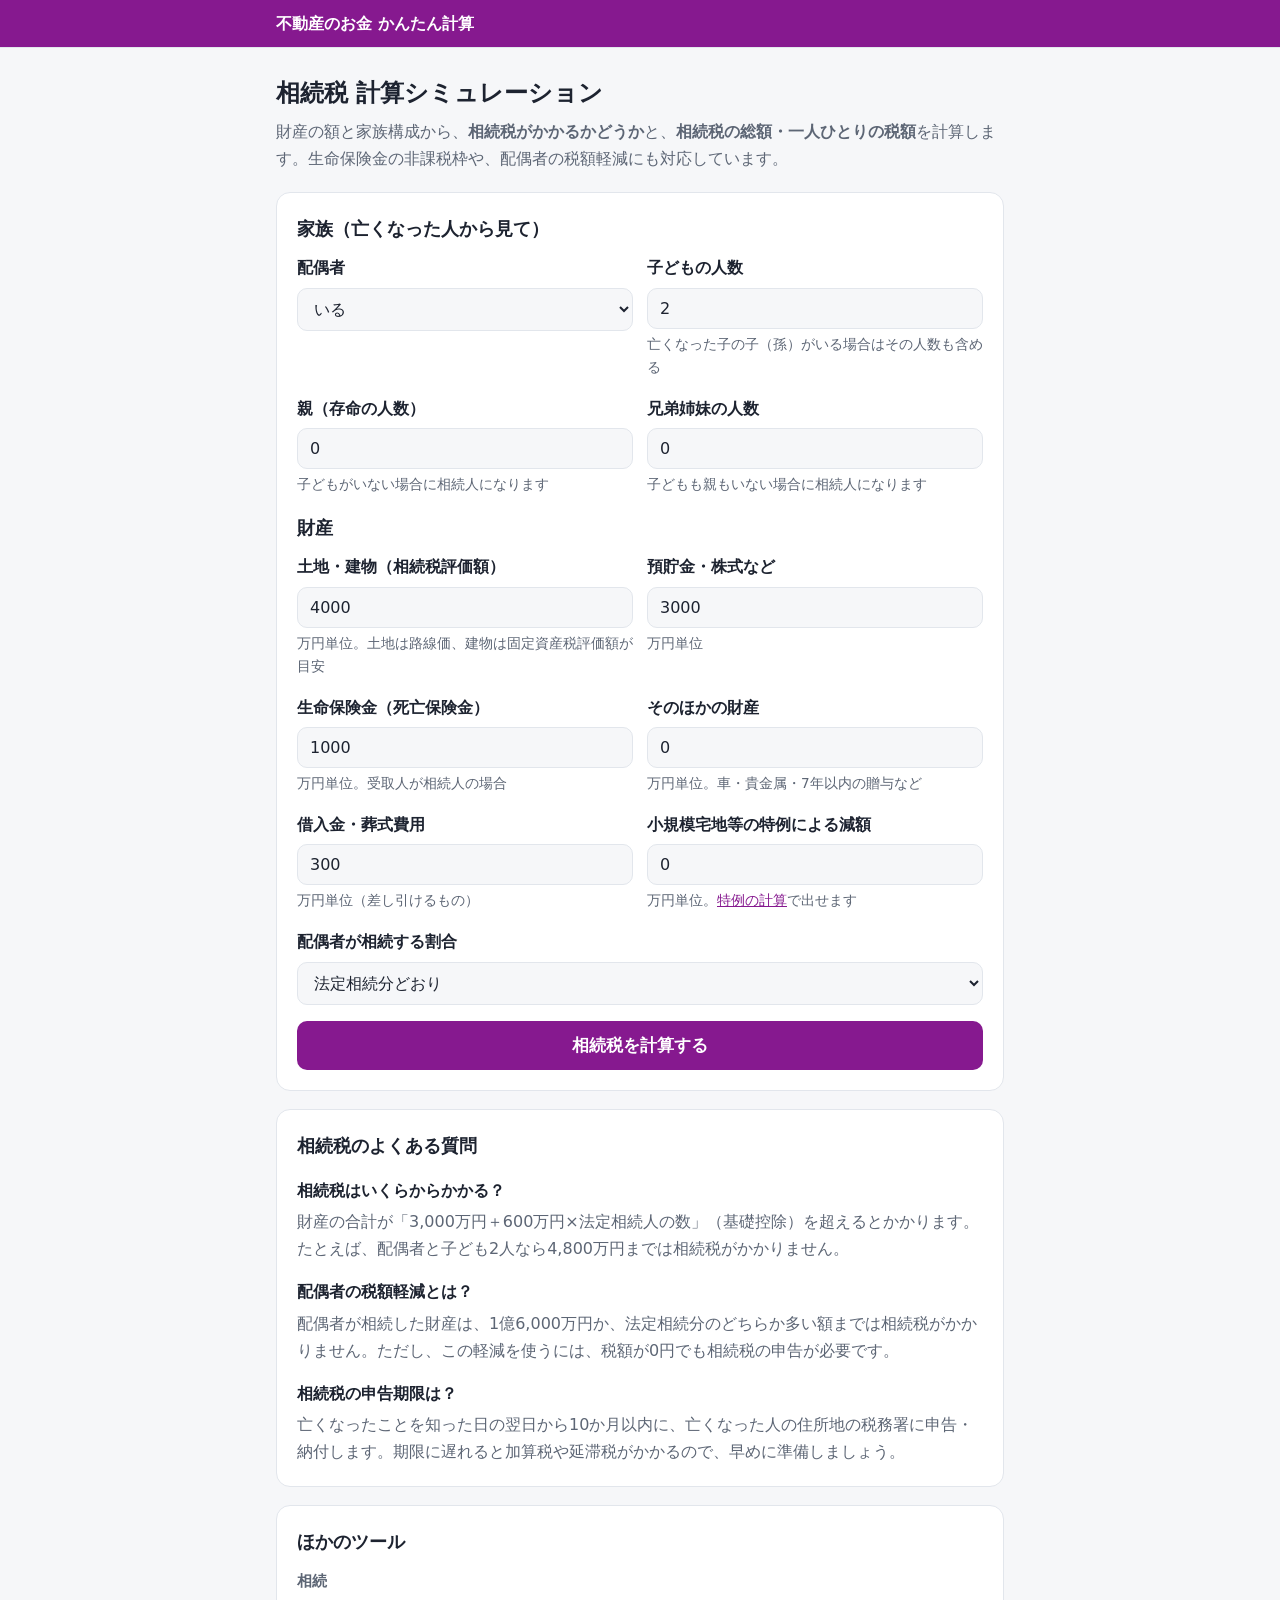
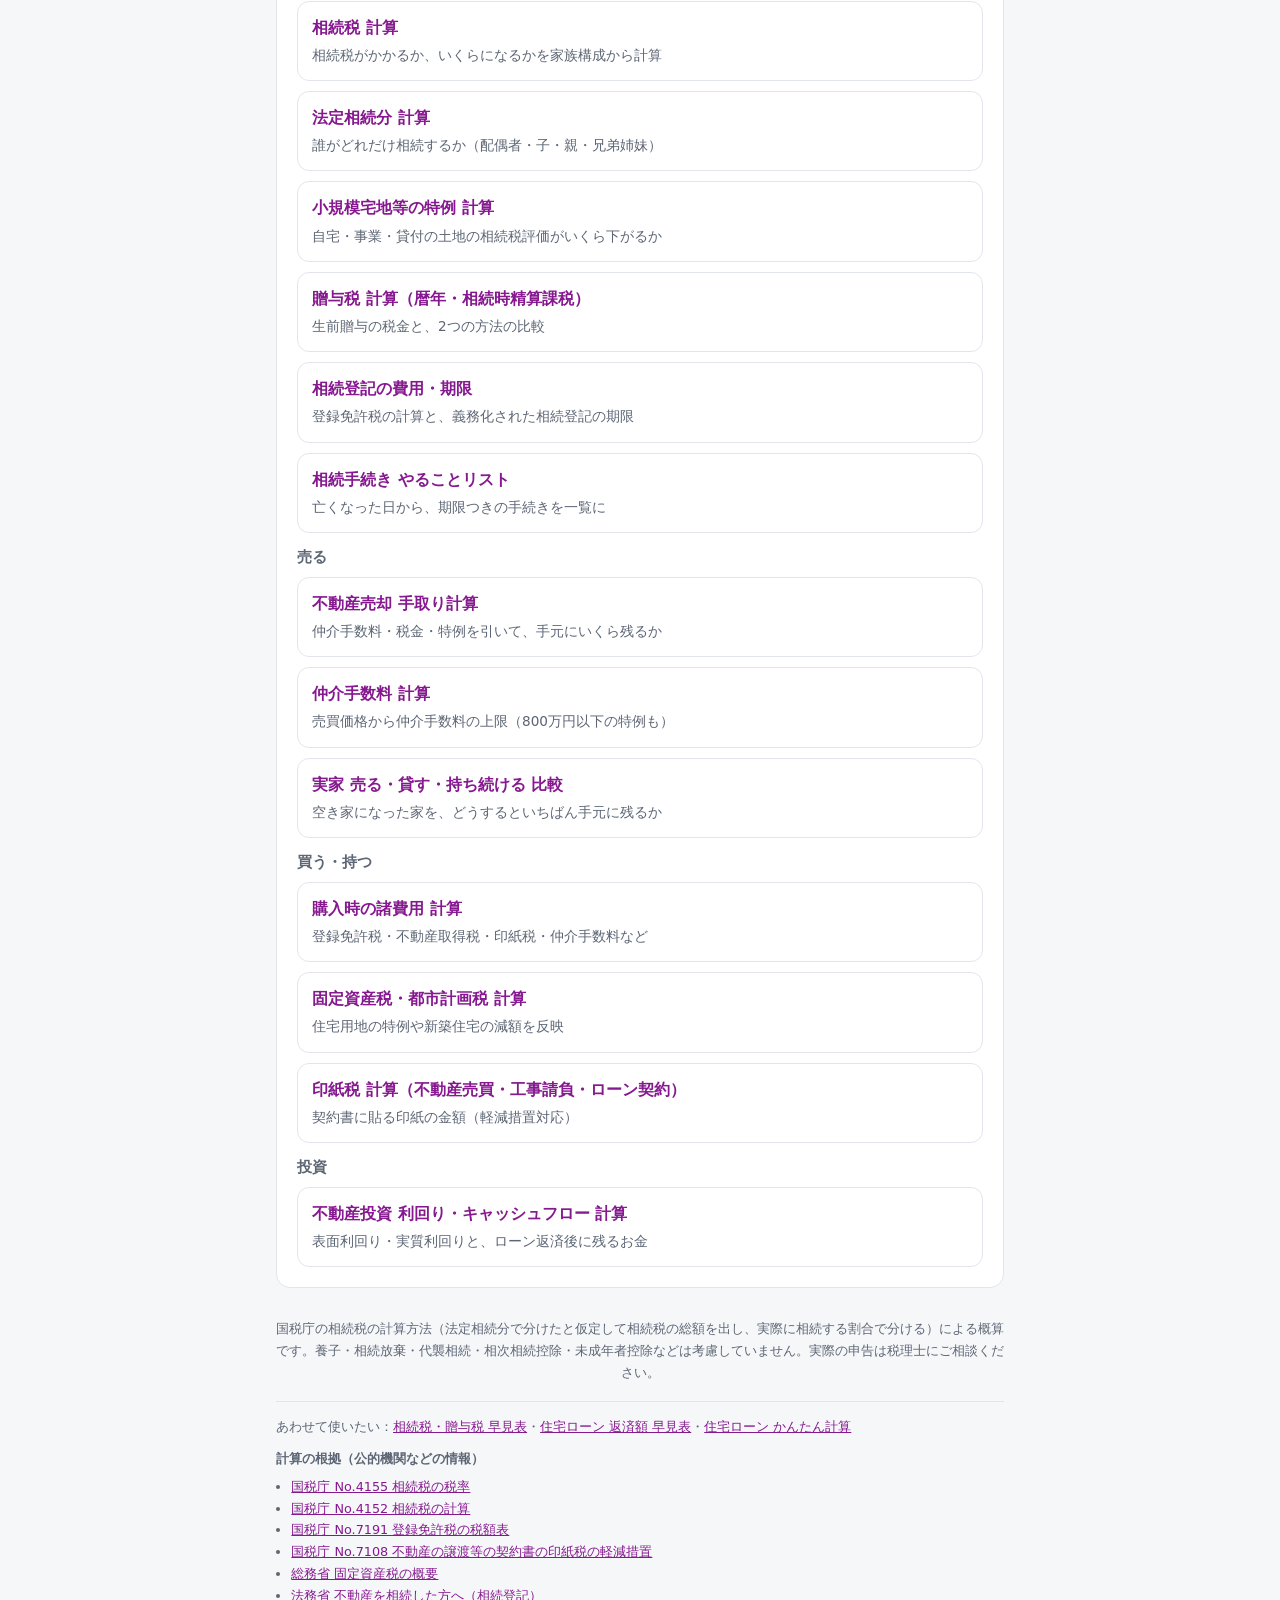
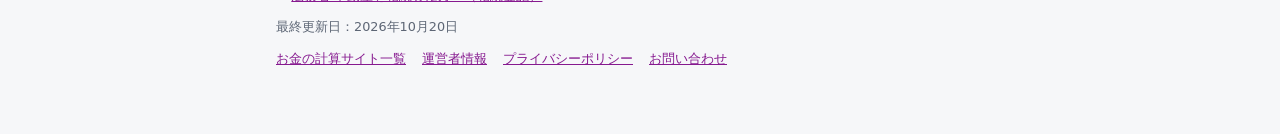
<file: index.html>
<!doctype html>
<html lang="ja">
<head>
<meta charset="utf-8">
<meta name="viewport" content="width=device-width, initial-scale=1">
<title>相続税 計算シミュレーション｜かかる？いくら？家族構成と財産から自動計算（基礎控除・配偶者の軽減）</title>
<meta name="description" content="財産の額と家族構成を入れるだけで、相続税がかかるかどうか（基礎控除3,000万円＋600万円×法定相続人）と、相続税の総額・一人ひとりの税額を計算。生命保険金の非課税枠、配偶者の税額軽減、2割加算にも対応した無料シミュレーションです。">
<link rel="canonical" href="https://okanenokeisan.com/fudosan/">
<!--sw-head-->
<meta property="og:type" content="website">
<meta property="og:site_name" content="不動産のお金 かんたん計算">
<meta property="og:title" content="相続税 計算シミュレーション｜かかる？いくら？家族構成と財産から自動計算（基礎控除・配偶者の軽減）">
<meta property="og:description" content="財産の額と家族構成を入れるだけで、相続税がかかるかどうか（基礎控除3,000万円＋600万円×法定相続人）と、相続税の総額・一人ひとりの税額を計算。生命保険金の非課税枠、配偶者の税額軽減、2割加算にも対応した無料シミュレーションです。">
<meta property="og:url" content="https://okanenokeisan.com/fudosan/">
<meta property="og:locale" content="ja_JP">
<meta name="twitter:card" content="summary">
<link rel="icon" href="/favicon.ico" sizes="48x48">
<link rel="icon" href="/favicon.svg" type="image/svg+xml">
<script async src="https://www.googletagmanager.com/gtag/js?id=G-CTGWFB173X"></script>
<script>window.dataLayer=window.dataLayer||[];function gtag(){dataLayer.push(arguments);}gtag('js',new Date());gtag('config','G-CTGWFB173X');</script>
<!--/sw-head-->
<link rel="stylesheet" href="assets/style.css">
</head>
<body>
<header class="site-header"><div><a href="/fudosan/">不動産のお金 かんたん計算</a></div></header>
<div class="wrap">
  <h1>相続税 計算シミュレーション</h1>
  <p class="lead">財産の額と家族構成から、<strong>相続税がかかるかどうか</strong>と、<strong>相続税の総額・一人ひとりの税額</strong>を計算します。生命保険金の非課税枠や、配偶者の税額軽減にも対応しています。</p>

  <div class="card">
    <h2>家族（亡くなった人から見て）</h2>
    <div class="row">
      <div class="field"><label for="spouse">配偶者</label><select id="spouse"><option value="1">いる</option><option value="0">いない</option></select></div>
      <div class="field"><label for="children">子どもの人数</label><input type="number" id="children" min="0" max="10" value="2"><div class="hint">亡くなった子の子（孫）がいる場合はその人数も含める</div></div>
    </div>
    <div class="row">
      <div class="field"><label for="parents">親（存命の人数）</label><input type="number" id="parents" min="0" max="2" value="0"><div class="hint">子どもがいない場合に相続人になります</div></div>
      <div class="field"><label for="siblings">兄弟姉妹の人数</label><input type="number" id="siblings" min="0" max="10" value="0"><div class="hint">子どもも親もいない場合に相続人になります</div></div>
    </div>
    <h2>財産</h2>
    <div class="row">
      <div class="field"><label for="land">土地・建物（相続税評価額）</label><input type="number" id="land" min="0" value="4000"><div class="hint">万円単位。土地は路線価、建物は固定資産税評価額が目安</div></div>
      <div class="field"><label for="cash">預貯金・株式など</label><input type="number" id="cash" min="0" value="3000"><div class="hint">万円単位</div></div>
    </div>
    <div class="row">
      <div class="field"><label for="ins">生命保険金（死亡保険金）</label><input type="number" id="ins" min="0" value="1000"><div class="hint">万円単位。受取人が相続人の場合</div></div>
      <div class="field"><label for="other">そのほかの財産</label><input type="number" id="other" min="0" value="0"><div class="hint">万円単位。車・貴金属・7年以内の贈与など</div></div>
    </div>
    <div class="row">
      <div class="field"><label for="debt">借入金・葬式費用</label><input type="number" id="debt" min="0" value="300"><div class="hint">万円単位（差し引けるもの）</div></div>
      <div class="field"><label for="shokibo">小規模宅地等の特例による減額</label><input type="number" id="shokibo" min="0" value="0"><div class="hint">万円単位。<a href="/fudosan/shokibo/">特例の計算</a>で出せます</div></div>
    </div>
    <div class="field"><label for="sRate">配偶者が相続する割合</label>
      <select id="sRate"><option value="legal">法定相続分どおり</option><option value="0">相続しない（0%）</option><option value="0.25">25%</option><option value="0.75">75%</option><option value="1">すべて（100%）</option></select></div>
    <button id="calc">相続税を計算する</button>
  </div>

  <div class="card" id="result" hidden></div>

  <div class="ad">広告スペース</div>

  <div class="card faq">
    <h2>相続税のよくある質問</h2>
    <h3>相続税はいくらからかかる？</h3>
    <p>財産の合計が「3,000万円＋600万円×法定相続人の数」（基礎控除）を超えるとかかります。たとえば、配偶者と子ども2人なら4,800万円までは相続税がかかりません。</p>
    <h3>配偶者の税額軽減とは？</h3>
    <p>配偶者が相続した財産は、1億6,000万円か、法定相続分のどちらか多い額までは相続税がかかりません。ただし、この軽減を使うには、税額が0円でも相続税の申告が必要です。</p>
    <h3>相続税の申告期限は？</h3>
    <p>亡くなったことを知った日の翌日から10か月以内に、亡くなった人の住所地の税務署に申告・納付します。期限に遅れると加算税や延滞税がかかるので、早めに準備しましょう。</p>
  </div>

  <div class="card" id="related"></div>

  <footer>国税庁の相続税の計算方法（法定相続分で分けたと仮定して相続税の総額を出し、実際に相続する割合で分ける）による概算です。養子・相続放棄・代襲相続・相次相続控除・未成年者控除などは考慮していません。実際の申告は税理士にご相談ください。</footer>
<!--sw-foot-->
<div style="font-size:.8rem;color:var(--muted);margin-top:18px;border-top:1px solid var(--line);padding-top:14px"><p style="margin:0 0 10px">あわせて使いたい：<a href="/souzoku/">相続税・贈与税 早見表</a>・<a href="/hensai/">住宅ローン 返済額 早見表</a>・<a href="/jutaku/">住宅ローン かんたん計算</a></p><p style="margin:0 0 6px;font-weight:600">計算の根拠（公的機関などの情報）</p><ul style="margin:0 0 10px;padding-left:1.2em"><li><a href="https://www.nta.go.jp/taxes/shiraberu/taxanswer/sozoku/4155.htm" target="_blank" rel="noopener">国税庁 No.4155 相続税の税率</a></li><li><a href="https://www.nta.go.jp/taxes/shiraberu/taxanswer/sozoku/4152.htm" target="_blank" rel="noopener">国税庁 No.4152 相続税の計算</a></li><li><a href="https://www.nta.go.jp/taxes/shiraberu/taxanswer/inshi/7191.htm" target="_blank" rel="noopener">国税庁 No.7191 登録免許税の税額表</a></li><li><a href="https://www.nta.go.jp/taxes/shiraberu/taxanswer/inshi/7108.htm" target="_blank" rel="noopener">国税庁 No.7108 不動産の譲渡等の契約書の印紙税の軽減措置</a></li><li><a href="https://www.soumu.go.jp/main_sosiki/jichi_zeisei/czaisei/czaisei_seido/149767_08.html" target="_blank" rel="noopener">総務省 固定資産税の概要</a></li><li><a href="https://www.moj.go.jp/MINJI/minji05_00435.html" target="_blank" rel="noopener">法務省 不動産を相続した方へ（相続登記）</a></li></ul><p style="margin:0 0 10px">最終更新日：2026年10月20日</p><nav style="display:flex;flex-wrap:wrap;gap:6px 16px"><a href="/sites/">お金の計算サイト一覧</a><a href="/about/">運営者情報</a><a href="/privacy/">プライバシーポリシー</a><a href="/contact/">お問い合わせ</a></nav></div>
<!--/sw-foot-->
</div>

<script src="assets/site.js"></script>
<script>
const $ = id => document.getElementById(id);
function calc() {
  const out = $("result");
  out.hidden = false;
  const fam = { spouse: $("spouse").value === "1", children: Math.floor(num("children")), parents: Math.floor(num("parents")), siblings: Math.floor(num("siblings")) };
  const hs = heirs(fam);
  if (!hs.length) { out.innerHTML = '<p class="err">法定相続人がいない計算になります。家族構成を確認してください。</p>'; return; }
  const n = hs.length;
  const base = 30000000 + 6000000 * n;
  const ins = num("ins") * MAN, insFree = Math.min(ins, 5000000 * n);
  const total = Math.max(0, (num("land") - num("shokibo") + num("cash") + num("other") - num("debt")) * MAN + ins - insFree);
  const taxable = floor1000(total - base);
  // 法定相続分で分けたとして相続税の総額を出す
  const sum = hs.reduce((s, h) => s + sozokuTax(floor1000(taxable * h.share)), 0);
  const souzei = floor100(sum);
  // 実際の取得割合
  const sp = hs.find(h => h.who === "配偶者");
  const sRateSel = $("sRate").value;
  const sRate = sp ? (sRateSel === "legal" ? sp.share : Number(sRateSel)) : 0;
  const others = hs.filter(h => h !== sp), otherShare = others.reduce((s, h) => s + h.share, 0);
  const rows = hs.map(h => {
    const ratio = h === sp ? sRate : otherShare ? (1 - sRate) * h.share / otherShare : 0;
    let tax = souzei * ratio;
    if (h.add20) tax *= 1.2;
    let reduce = 0;
    if (h === sp && total > 0) reduce = souzei * Math.min(total * ratio, Math.max(160000000, total * h.share)) / total;
    return { ...h, ratio, get: total * ratio, tax: floor100(Math.max(0, tax - reduce)), reduce };
  });
  const pay = rows.reduce((s, r) => s + r.tax, 0);

  out.innerHTML = `
    <div class="big">
      <div class="stat ${pay ? "warn" : "good"}"><div class="k">納める相続税の合計</div><div class="v">${pay ? man(pay) : "0円"}</div></div>
      <div class="stat"><div class="k">基礎控除（${n}人）</div><div class="v">${man(base)}</div></div>
      <div class="stat"><div class="k">課税の対象になる財産</div><div class="v">${man(total)}</div></div>
    </div>
    ${taxable <= 0 ? `<p class="note">財産の合計が基礎控除以下なので、<strong>相続税はかかりません</strong>。${num("shokibo") ? "ただし、小規模宅地等の特例を使ってこの結果になる場合は、相続税の申告が必要です。" : "原則として申告も不要です。"}</p>` : ""}
    <table class="info">
      <tr><td>生命保険金の非課税枠（500万円×${n}人）</td><td class="num">${man(insFree)}</td></tr>
      <tr><td>基礎控除を引いた後の金額（課税遺産総額）</td><td class="num">${man(Math.max(0, taxable))}</td></tr>
      <tr><td>相続税の総額</td><td class="num">${man(souzei)}</td></tr>
    </table>
    ${taxable > 0 ? `<h2 style="margin-top:14px">一人ひとりの税額</h2>
    <div style="overflow-x:auto"><table class="info"><tr><th>相続人</th><th class="num">法定相続分</th><th class="num">相続する額</th><th class="num">納める税額</th></tr>
      ${rows.map(r => `<tr><td>${r.who}${r.add20 ? "（2割加算）" : ""}${r.reduce ? "<br><small style=\"color:var(--muted)\">配偶者の税額軽減あり</small>" : ""}</td><td class="num">${frac(r.share)}</td><td class="num">${man(r.get)}</td><td class="num">${r.tax ? man(r.tax) : "0円"}</td></tr>`).join("")}
    </table></div>` : ""}
    <p class="note">相続税の申告期限は、亡くなった日の翌日から<strong>10か月以内</strong>です。不動産が多い場合は、評価のしかた（路線価・小規模宅地等の特例）で税額が大きく変わるので、相続に強い税理士に相談するのがおすすめです。</p>
    <p class="note">相続した不動産を売ることを考えているなら → <a href="/fudosan/baikyaku/">不動産売却 手取り計算</a></p>`;
  out.scrollIntoView({ behavior: "smooth", block: "start" });
}
$("calc").addEventListener("click", calc);
</script>
</body>
</html>
</file>
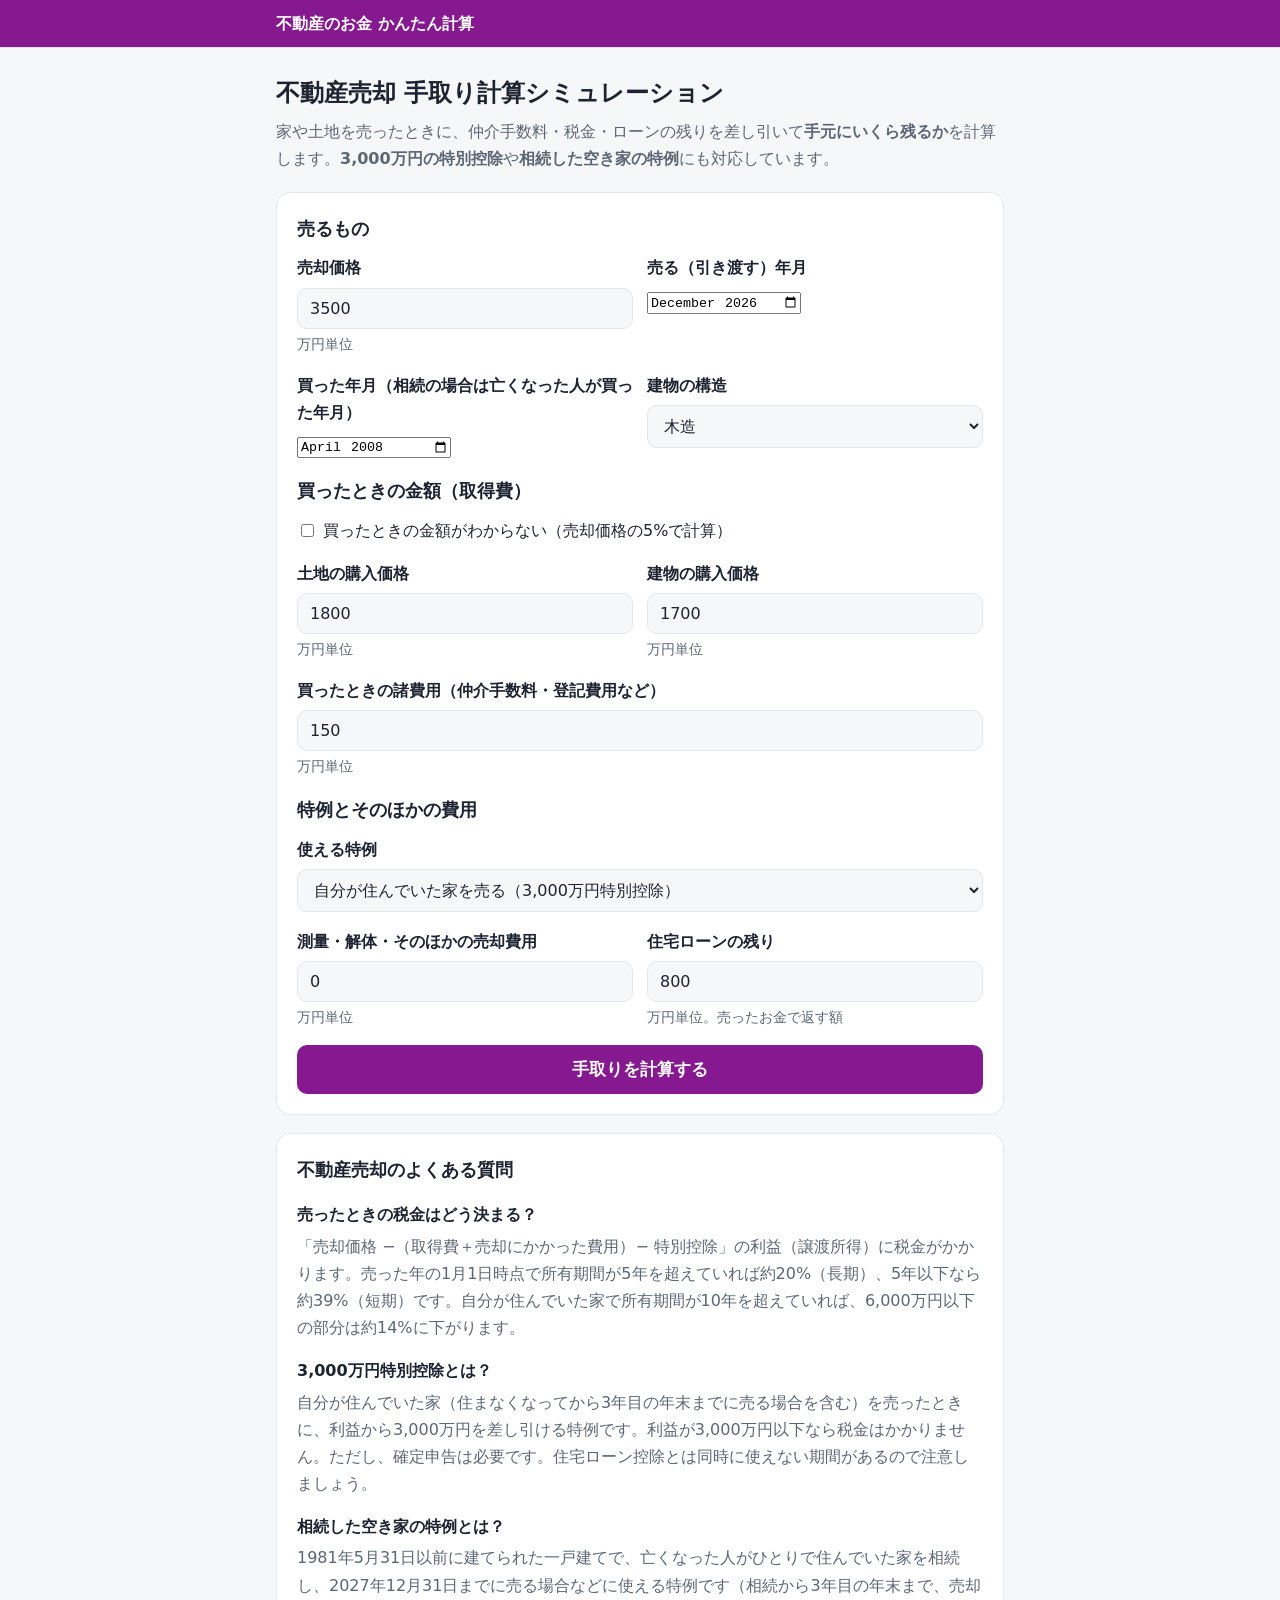
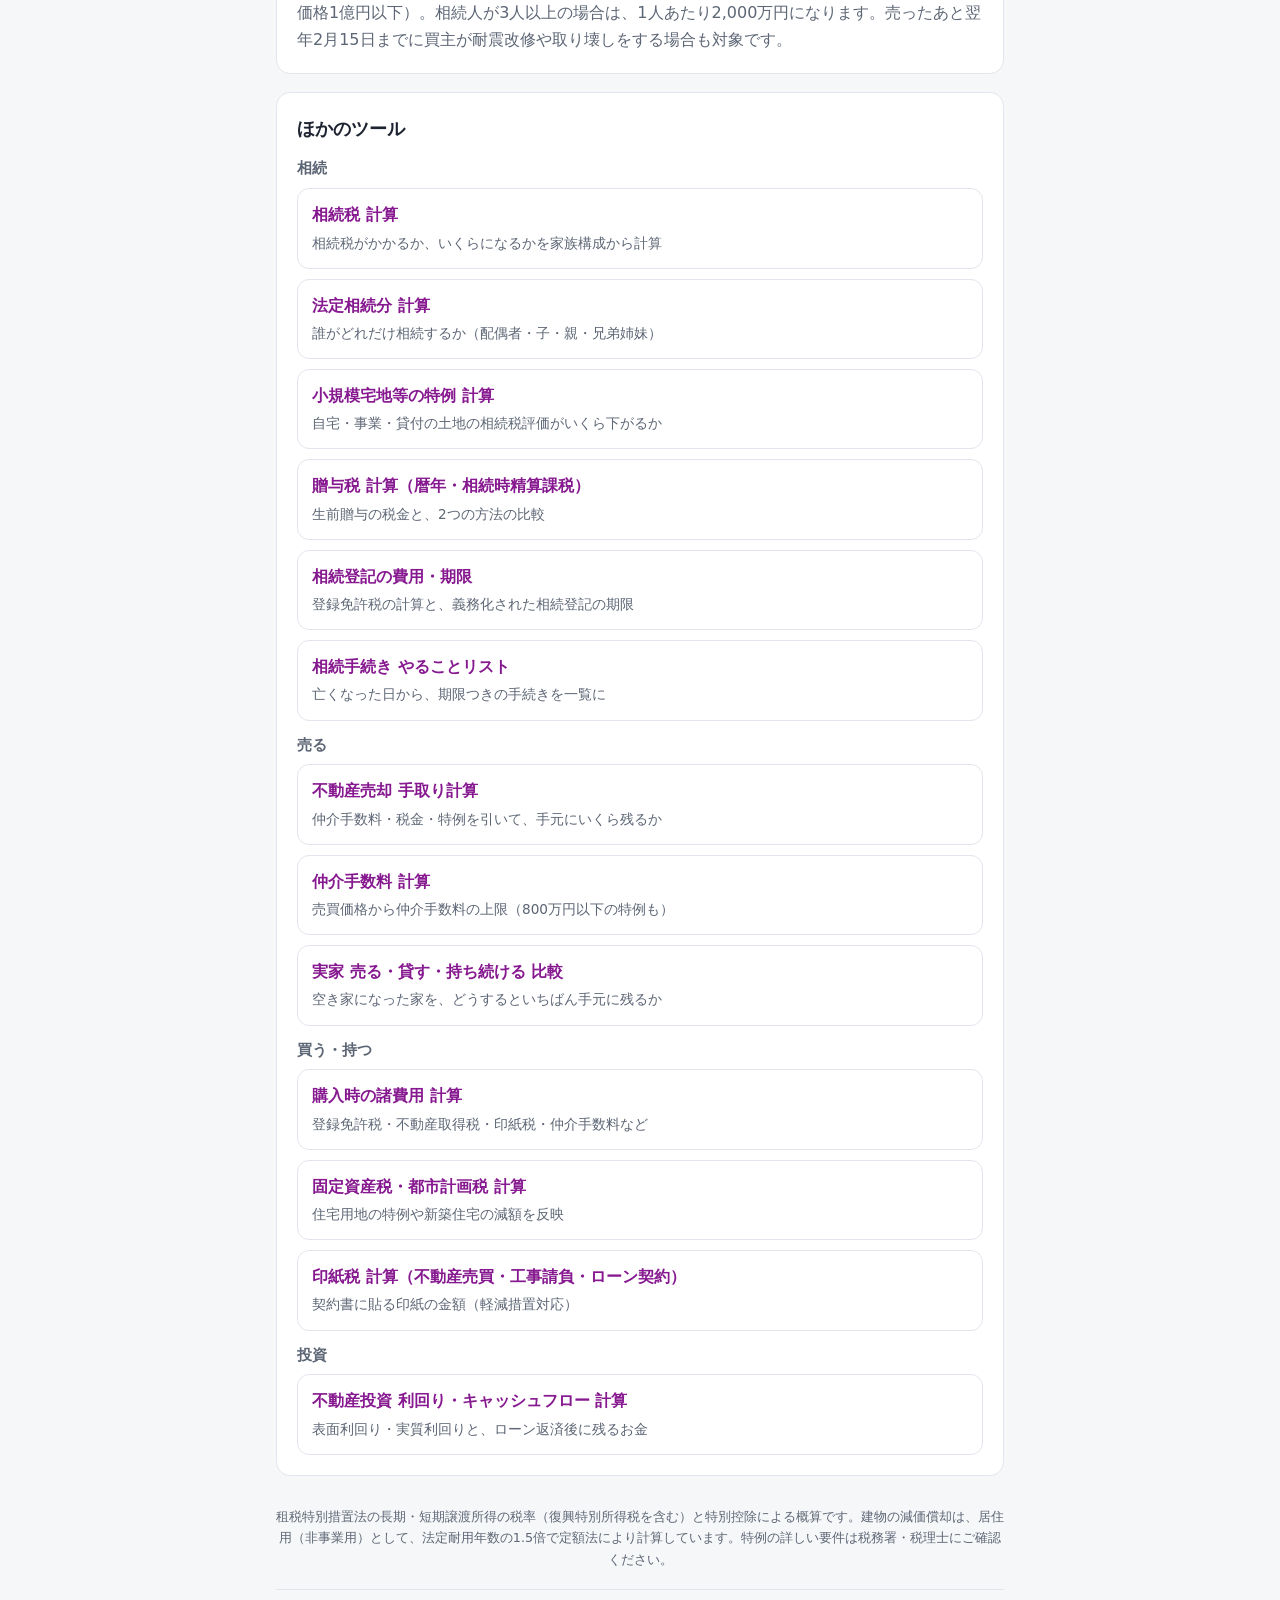
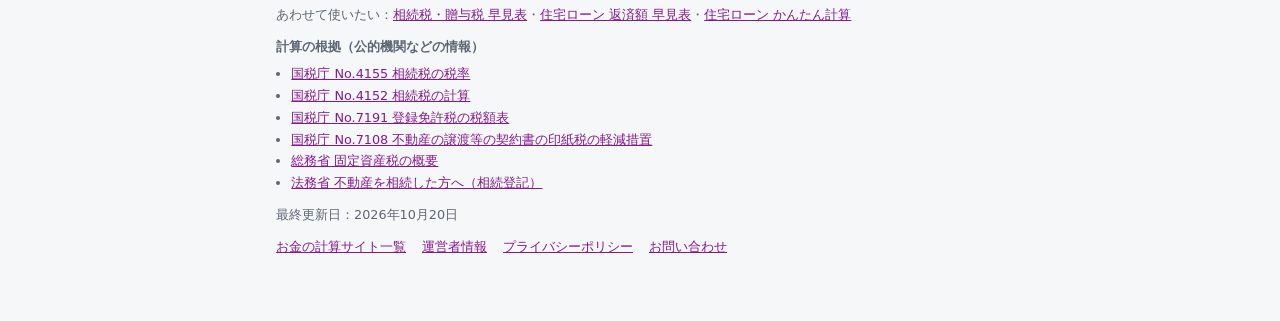
<file: baikyaku/index.html>
<!doctype html>
<html lang="ja">
<head>
<meta charset="utf-8">
<meta name="viewport" content="width=device-width, initial-scale=1">
<title>不動産売却 手取り計算シミュレーション｜仲介手数料・譲渡所得税・3,000万円控除・相続空き家の特例</title>
<meta name="description" content="売却価格と購入時の価格・時期を入れるだけで、家や土地を売ったときの手取り額を計算。仲介手数料・印紙税・譲渡所得税（長期・短期・10年超の軽減税率）、居住用の3,000万円特別控除、相続した空き家の特例、建物の減価償却にも対応した無料ツールです。">
<link rel="canonical" href="https://okanenokeisan.com/fudosan/baikyaku/">
<!--sw-head-->
<meta property="og:type" content="website">
<meta property="og:site_name" content="不動産のお金 かんたん計算">
<meta property="og:title" content="不動産売却 手取り計算シミュレーション｜仲介手数料・譲渡所得税・3,000万円控除・相続空き家の特例">
<meta property="og:description" content="売却価格と購入時の価格・時期を入れるだけで、家や土地を売ったときの手取り額を計算。仲介手数料・印紙税・譲渡所得税（長期・短期・10年超の軽減税率）、居住用の3,000万円特別控除、相続した空き家の特例、建物の減価償却にも対応した無料ツールです。">
<meta property="og:url" content="https://okanenokeisan.com/fudosan/baikyaku/">
<meta property="og:locale" content="ja_JP">
<meta name="twitter:card" content="summary">
<link rel="icon" href="/favicon.ico" sizes="48x48">
<link rel="icon" href="/favicon.svg" type="image/svg+xml">
<script async src="https://www.googletagmanager.com/gtag/js?id=G-CTGWFB173X"></script>
<script>window.dataLayer=window.dataLayer||[];function gtag(){dataLayer.push(arguments);}gtag('js',new Date());gtag('config','G-CTGWFB173X');</script>
<!--/sw-head-->
<link rel="stylesheet" href="../assets/style.css">
</head>
<body>
<header class="site-header"><div><a href="/fudosan/">不動産のお金 かんたん計算</a></div></header>
<div class="wrap">
  <h1>不動産売却 手取り計算シミュレーション</h1>
  <p class="lead">家や土地を売ったときに、仲介手数料・税金・ローンの残りを差し引いて<strong>手元にいくら残るか</strong>を計算します。<strong>3,000万円の特別控除</strong>や<strong>相続した空き家の特例</strong>にも対応しています。</p>

  <div class="card">
    <h2>売るもの</h2>
    <div class="row">
      <div class="field"><label for="price">売却価格</label><input type="number" id="price" min="0" value="3500"><div class="hint">万円単位</div></div>
      <div class="field"><label for="sellDate">売る（引き渡す）年月</label><input type="month" id="sellDate"></div>
    </div>
    <div class="row">
      <div class="field"><label for="buyDate">買った年月（相続の場合は亡くなった人が買った年月）</label><input type="month" id="buyDate" value="2008-04"></div>
      <div class="field"><label for="struct">建物の構造</label>
        <select id="struct"><option value="33">木造</option><option value="40">軽量鉄骨（骨格3〜4mm）</option><option value="51">鉄骨造（骨格4mm超）</option><option value="70">鉄筋コンクリート造（マンションなど）</option><option value="0">建物なし（土地だけ）</option></select></div>
    </div>
    <h2>買ったときの金額（取得費）</h2>
    <div class="field"><div class="checks"><label><input type="checkbox" id="unknown">買ったときの金額がわからない（売却価格の5%で計算）</label></div></div>
    <div class="row" id="costRow">
      <div class="field"><label for="landCost">土地の購入価格</label><input type="number" id="landCost" min="0" value="1800"><div class="hint">万円単位</div></div>
      <div class="field"><label for="bldCost">建物の購入価格</label><input type="number" id="bldCost" min="0" value="1700"><div class="hint">万円単位</div></div>
    </div>
    <div class="field" id="buyFeeRow"><label for="buyFee">買ったときの諸費用（仲介手数料・登記費用など）</label><input type="number" id="buyFee" min="0" value="150"><div class="hint">万円単位</div></div>
    <h2>特例とそのほかの費用</h2>
    <div class="field"><label for="tokurei">使える特例</label>
      <select id="tokurei">
        <option value="home">自分が住んでいた家を売る（3,000万円特別控除）</option>
        <option value="akiya3">相続した空き家を売る（3,000万円特別控除・相続人2人以下）</option>
        <option value="akiya2">相続した空き家を売る（2,000万円特別控除・相続人3人以上）</option>
        <option value="none">特例なし（投資用・別荘・相続した土地など）</option>
      </select></div>
    <div class="row">
      <div class="field"><label for="other">測量・解体・そのほかの売却費用</label><input type="number" id="other" min="0" value="0"><div class="hint">万円単位</div></div>
      <div class="field"><label for="loan">住宅ローンの残り</label><input type="number" id="loan" min="0" value="800"><div class="hint">万円単位。売ったお金で返す額</div></div>
    </div>
    <button id="calc">手取りを計算する</button>
  </div>

  <div class="card" id="result" hidden></div>

  <div class="ad">広告スペース</div>

  <div class="card faq">
    <h2>不動産売却のよくある質問</h2>
    <h3>売ったときの税金はどう決まる？</h3>
    <p>「売却価格 −（取得費＋売却にかかった費用）− 特別控除」の利益（譲渡所得）に税金がかかります。売った年の1月1日時点で所有期間が5年を超えていれば約20%（長期）、5年以下なら約39%（短期）です。自分が住んでいた家で所有期間が10年を超えていれば、6,000万円以下の部分は約14%に下がります。</p>
    <h3>3,000万円特別控除とは？</h3>
    <p>自分が住んでいた家（住まなくなってから3年目の年末までに売る場合を含む）を売ったときに、利益から3,000万円を差し引ける特例です。利益が3,000万円以下なら税金はかかりません。ただし、確定申告は必要です。住宅ローン控除とは同時に使えない期間があるので注意しましょう。</p>
    <h3>相続した空き家の特例とは？</h3>
    <p>1981年5月31日以前に建てられた一戸建てで、亡くなった人がひとりで住んでいた家を相続し、2027年12月31日までに売る場合などに使える特例です（相続から3年目の年末まで、売却価格1億円以下）。相続人が3人以上の場合は、1人あたり2,000万円になります。売ったあと翌年2月15日までに買主が耐震改修や取り壊しをする場合も対象です。</p>
  </div>

  <div class="card" id="related"></div>

  <footer>租税特別措置法の長期・短期譲渡所得の税率（復興特別所得税を含む）と特別控除による概算です。建物の減価償却は、居住用（非事業用）として、法定耐用年数の1.5倍で定額法により計算しています。特例の詳しい要件は税務署・税理士にご確認ください。</footer>
<!--sw-foot-->
<div style="font-size:.8rem;color:var(--muted);margin-top:18px;border-top:1px solid var(--line);padding-top:14px"><p style="margin:0 0 10px">あわせて使いたい：<a href="/souzoku/">相続税・贈与税 早見表</a>・<a href="/hensai/">住宅ローン 返済額 早見表</a>・<a href="/jutaku/">住宅ローン かんたん計算</a></p><p style="margin:0 0 6px;font-weight:600">計算の根拠（公的機関などの情報）</p><ul style="margin:0 0 10px;padding-left:1.2em"><li><a href="https://www.nta.go.jp/taxes/shiraberu/taxanswer/sozoku/4155.htm" target="_blank" rel="noopener">国税庁 No.4155 相続税の税率</a></li><li><a href="https://www.nta.go.jp/taxes/shiraberu/taxanswer/sozoku/4152.htm" target="_blank" rel="noopener">国税庁 No.4152 相続税の計算</a></li><li><a href="https://www.nta.go.jp/taxes/shiraberu/taxanswer/inshi/7191.htm" target="_blank" rel="noopener">国税庁 No.7191 登録免許税の税額表</a></li><li><a href="https://www.nta.go.jp/taxes/shiraberu/taxanswer/inshi/7108.htm" target="_blank" rel="noopener">国税庁 No.7108 不動産の譲渡等の契約書の印紙税の軽減措置</a></li><li><a href="https://www.soumu.go.jp/main_sosiki/jichi_zeisei/czaisei/czaisei_seido/149767_08.html" target="_blank" rel="noopener">総務省 固定資産税の概要</a></li><li><a href="https://www.moj.go.jp/MINJI/minji05_00435.html" target="_blank" rel="noopener">法務省 不動産を相続した方へ（相続登記）</a></li></ul><p style="margin:0 0 10px">最終更新日：2026年10月20日</p><nav style="display:flex;flex-wrap:wrap;gap:6px 16px"><a href="/sites/">お金の計算サイト一覧</a><a href="/about/">運営者情報</a><a href="/privacy/">プライバシーポリシー</a><a href="/contact/">お問い合わせ</a></nav></div>
<!--/sw-foot-->
</div>

<script src="../assets/site.js"></script>
<script>
const $ = id => document.getElementById(id);
const tt = new Date();
$("sellDate").value = `${tt.getFullYear()}-${String(tt.getMonth() + 1).padStart(2, "0")}`;
$("unknown").addEventListener("change", () => { const u = $("unknown").checked; $("costRow").hidden = u; $("buyFeeRow").hidden = u; });
// 非事業用の償却率（耐用年数×1.5）
const DEP_RATE = { 33: 0.031, 40: 0.025, 51: 0.020, 70: 0.015 };

function calc() {
  const out = $("result");
  out.hidden = false;
  const price = num("price") * MAN;
  const [sy, sm] = ($("sellDate").value || "").split("-").map(Number);
  const [by, bm] = ($("buyDate").value || "").split("-").map(Number);
  if (!price || !sy || !by) { out.innerHTML = '<p class="err">売却価格と年月を入力してください。</p>'; return; }
  const struct = Number($("struct").value);
  // 所有期間：売った年の1月1日時点
  const ownJan1 = ((sy - by) * 12 - (bm - 1)) / 12; // 買った月の1日から、売った年の1月1日までの年数
  const longTerm = ownJan1 > 5, over10 = ownJan1 > 10;
  const ownedYears = Math.max(0, (sy - by) + (sm - bm) / 12);
  // 取得費
  let acquire, dep = 0;
  if ($("unknown").checked) acquire = price * 0.05;
  else {
    const bld = num("bldCost") * MAN;
    if (struct && bld) {
      const yrs = Math.floor(ownedYears + 0.5); // 6か月以上は1年、未満は切り捨て
      dep = Math.min(bld * 0.95, bld * 0.9 * DEP_RATE[struct] * yrs);
    }
    acquire = Math.max(num("landCost") * MAN + bld - dep + num("buyFee") * MAN, price * 0.05);
  }
  const fee = chukai(price);
  const stamp = inshi(INSHI_BAIBAI, price);
  const sellCost = fee + stamp + num("other") * MAN;
  const gain = Math.max(0, price - acquire - sellCost);
  const t = $("tokurei").value;
  const special = t === "home" || t === "akiya3" ? 30000000 : t === "akiya2" ? 20000000 : 0;
  const akiyaNg = (t === "akiya3" || t === "akiya2") && price > 100000000;
  const sp = akiyaNg ? 0 : Math.min(gain, special);
  const taxable = Math.floor((gain - sp) / 1000) * 1000;
  let tax;
  if (!longTerm) tax = taxable * 0.3963;
  else if (t === "home" && over10) tax = Math.min(taxable, 60000000) * 0.1421 + Math.max(0, taxable - 60000000) * 0.20315;
  else tax = taxable * 0.20315;
  tax = Math.floor(tax);
  const release = 20000;
  const net = price - sellCost - release - num("loan") * MAN - tax;
  const rateLabel = !longTerm ? "短期（約39.63%）" : t === "home" && over10 ? "長期・10年超の軽減（6,000万円以下は約14.21%）" : "長期（約20.315%）";

  out.innerHTML = `
    <div class="big">
      <div class="stat good"><div class="k">手元に残る金額</div><div class="v">${man(net)}</div></div>
      <div class="stat warn"><div class="k">税金（所得税・住民税）</div><div class="v">${man(tax)}</div></div>
      <div class="stat"><div class="k">売却にかかる費用</div><div class="v">${man(sellCost + release)}</div></div>
    </div>
    <table class="info">
      <tr><td>売却価格</td><td class="num">${man(price)}</td></tr>
      <tr><td>仲介手数料（上限・税込）</td><td class="num">−${yen(fee)}</td></tr>
      <tr><td>印紙税（売買契約書）</td><td class="num">−${yen(stamp)}</td></tr>
      ${num("other") ? `<tr><td>測量・解体などの費用</td><td class="num">−${man(num("other") * MAN)}</td></tr>` : ""}
      <tr><td>抵当権の抹消費用（目安）</td><td class="num">−${yen(release)}</td></tr>
      <tr><td>住宅ローンの返済</td><td class="num">−${man(num("loan") * MAN)}</td></tr>
      <tr><td>譲渡所得税・住民税</td><td class="num">−${man(tax)}</td></tr>
    </table>
    <h2 style="margin-top:14px">税金の計算</h2>
    <table class="info">
      <tr><td>取得費${$("unknown").checked ? "（売却価格の5%）" : dep ? `（建物の減価償却 ${man(dep)} を差し引き後）` : ""}</td><td class="num">${man(acquire)}</td></tr>
      <tr><td>譲渡所得（利益）</td><td class="num">${man(gain)}</td></tr>
      <tr><td>特別控除</td><td class="num">${man(sp)}</td></tr>
      <tr><td>税金がかかる利益</td><td class="num">${man(taxable)}</td></tr>
      <tr><td>所有期間（売った年の1月1日時点）・税率</td><td class="num">約${Math.max(0, ownJan1).toFixed(1)}年・${rateLabel}</td></tr>
    </table>
    ${akiyaNg ? '<p class="err">売却価格が1億円を超えるため、相続した空き家の特例は使えません。</p>' : ""}
    ${!longTerm && ownJan1 > 4 ? `<p class="note">あと少しで所有期間が5年を超えます。売る年を${by + 6}年以降にすると、税率が約39%から約20%に下がります。</p>` : ""}
    ${sp ? '<p class="note">特別控除を使う場合は、税金が0円になっても確定申告が必要です（売った翌年の2月16日〜3月15日）。</p>' : ""}
    ${net < 0 ? '<p class="err">売却価格でローンや費用を払いきれない計算です（オーバーローン）。不足分を手元のお金で補う必要があります。</p>' : ""}
    <p class="note">売却価格は不動産会社によって数百万円の差が出ることもあります。<strong>複数の会社に査定を依頼して比べる</strong>のが、手取りを増やすいちばん確実な方法です。</p>`;
  out.scrollIntoView({ behavior: "smooth", block: "start" });
}
$("calc").addEventListener("click", calc);
</script>
</body>
</html>
</file>
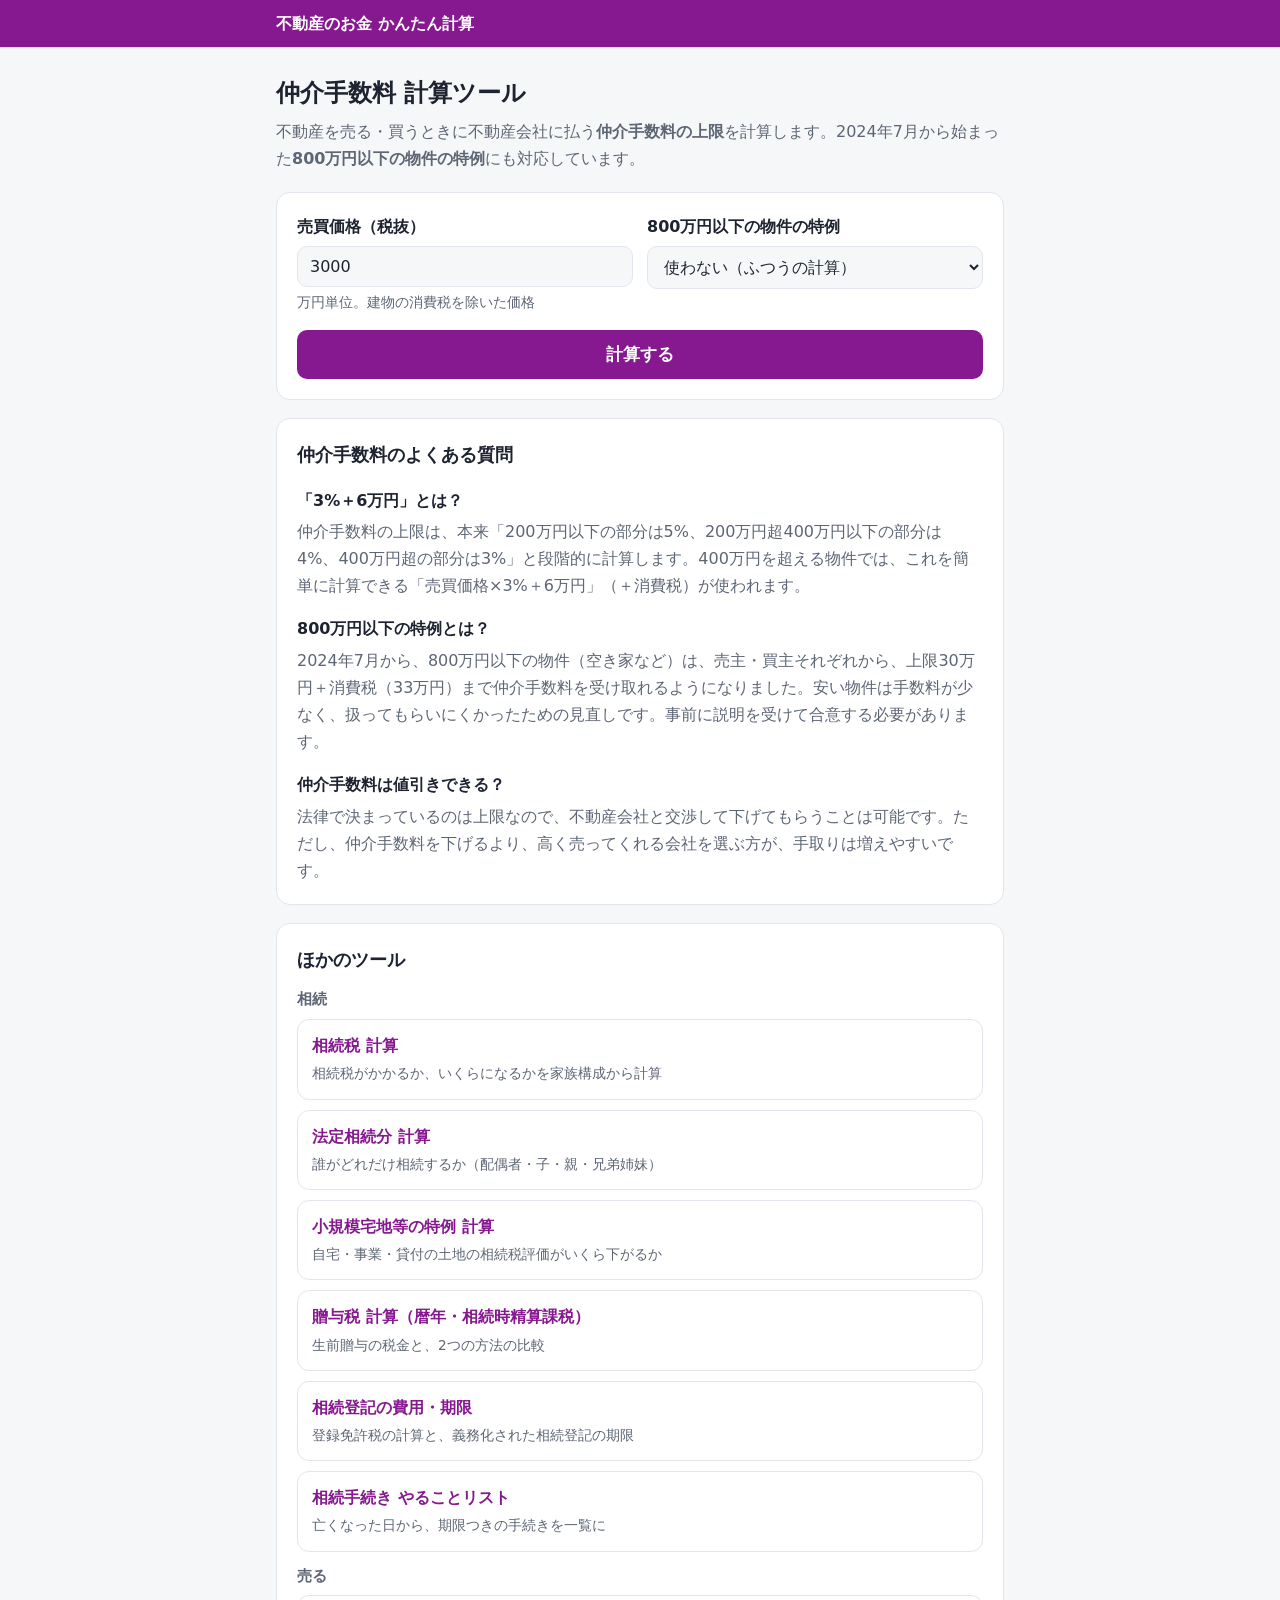
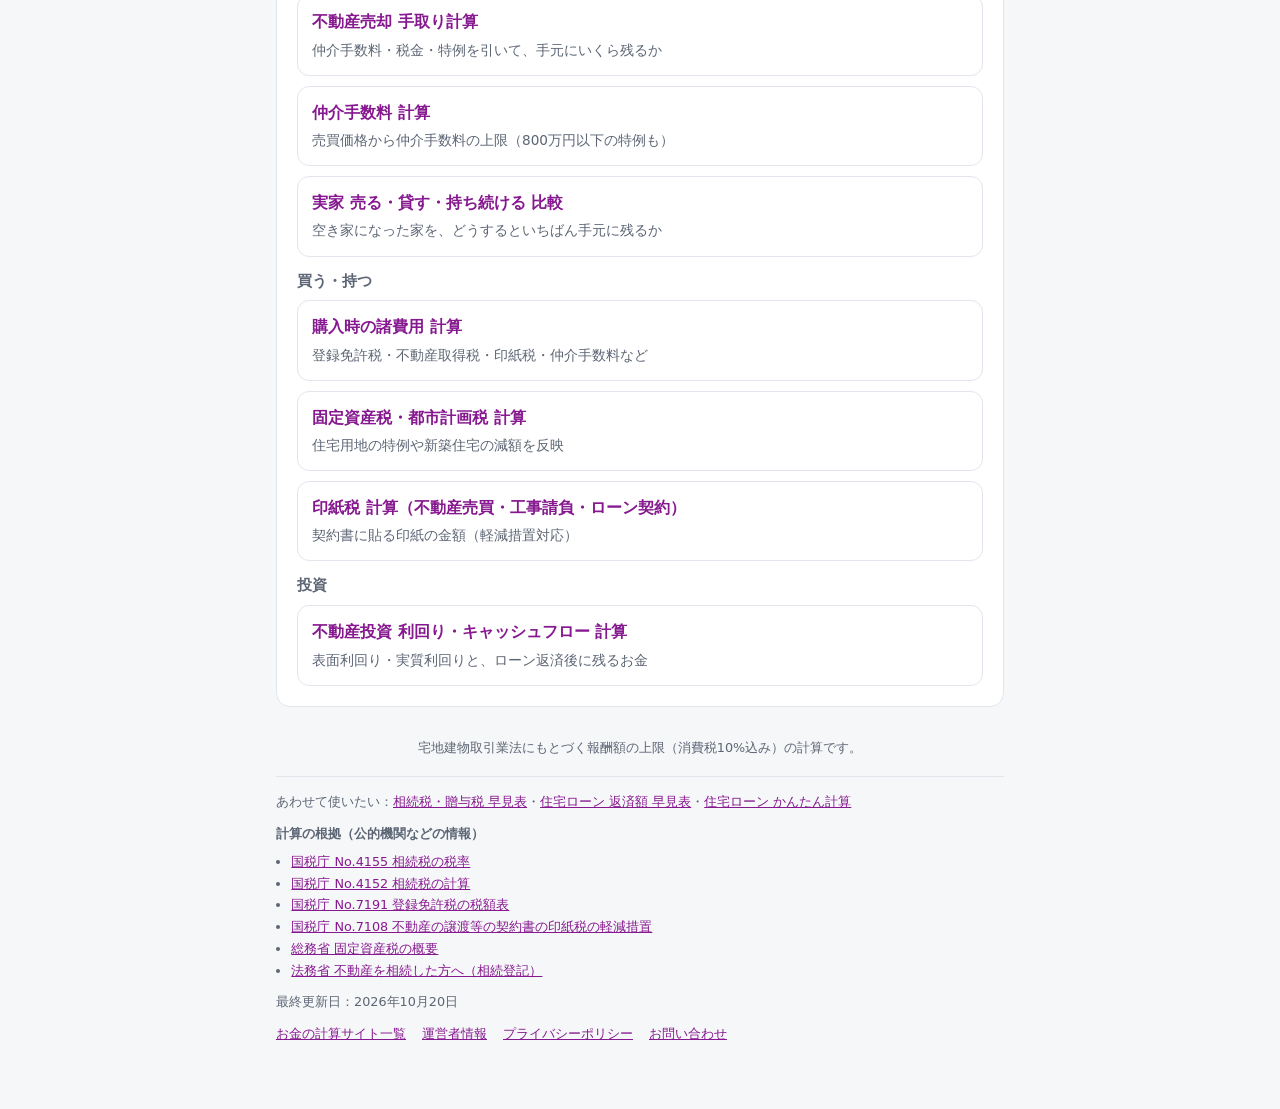
<file: chukai/index.html>
<!doctype html>
<html lang="ja">
<head>
<meta charset="utf-8">
<meta name="viewport" content="width=device-width, initial-scale=1">
<title>仲介手数料 計算ツール｜売買価格×3%＋6万円＋消費税の上限と、800万円以下の空き家の特例</title>
<meta name="description" content="不動産の売買価格を入れるだけで、仲介手数料の上限（200万円以下5%、400万円以下4%、400万円超3%＋6万円、＋消費税）を計算。2024年7月からの800万円以下の物件の特例（上限30万円＋税）や、賃貸の仲介手数料にも対応した無料ツールです。">
<link rel="canonical" href="https://okanenokeisan.com/fudosan/chukai/">
<!--sw-head-->
<meta property="og:type" content="website">
<meta property="og:site_name" content="不動産のお金 かんたん計算">
<meta property="og:title" content="仲介手数料 計算ツール｜売買価格×3%＋6万円＋消費税の上限と、800万円以下の空き家の特例">
<meta property="og:description" content="不動産の売買価格を入れるだけで、仲介手数料の上限（200万円以下5%、400万円以下4%、400万円超3%＋6万円、＋消費税）を計算。2024年7月からの800万円以下の物件の特例（上限30万円＋税）や、賃貸の仲介手数料にも対応した無料ツールです。">
<meta property="og:url" content="https://okanenokeisan.com/fudosan/chukai/">
<meta property="og:locale" content="ja_JP">
<meta name="twitter:card" content="summary">
<link rel="icon" href="/favicon.ico" sizes="48x48">
<link rel="icon" href="/favicon.svg" type="image/svg+xml">
<script async src="https://www.googletagmanager.com/gtag/js?id=G-CTGWFB173X"></script>
<script>window.dataLayer=window.dataLayer||[];function gtag(){dataLayer.push(arguments);}gtag('js',new Date());gtag('config','G-CTGWFB173X');</script>
<!--/sw-head-->
<link rel="stylesheet" href="../assets/style.css">
</head>
<body>
<header class="site-header"><div><a href="/fudosan/">不動産のお金 かんたん計算</a></div></header>
<div class="wrap">
  <h1>仲介手数料 計算ツール</h1>
  <p class="lead">不動産を売る・買うときに不動産会社に払う<strong>仲介手数料の上限</strong>を計算します。2024年7月から始まった<strong>800万円以下の物件の特例</strong>にも対応しています。</p>

  <div class="card">
    <div class="row">
      <div class="field"><label for="price">売買価格（税抜）</label><input type="number" id="price" min="0" value="3000"><div class="hint">万円単位。建物の消費税を除いた価格</div></div>
      <div class="field"><label for="low">800万円以下の物件の特例</label>
        <select id="low"><option value="0">使わない（ふつうの計算）</option><option value="1">使う（空き家など、事前に合意がある場合）</option></select></div>
    </div>
    <button id="calc">計算する</button>
  </div>

  <div class="card" id="result" hidden></div>

  <div class="ad">広告スペース</div>

  <div class="card faq">
    <h2>仲介手数料のよくある質問</h2>
    <h3>「3%＋6万円」とは？</h3>
    <p>仲介手数料の上限は、本来「200万円以下の部分は5%、200万円超400万円以下の部分は4%、400万円超の部分は3%」と段階的に計算します。400万円を超える物件では、これを簡単に計算できる「売買価格×3%＋6万円」（＋消費税）が使われます。</p>
    <h3>800万円以下の特例とは？</h3>
    <p>2024年7月から、800万円以下の物件（空き家など）は、売主・買主それぞれから、上限30万円＋消費税（33万円）まで仲介手数料を受け取れるようになりました。安い物件は手数料が少なく、扱ってもらいにくかったための見直しです。事前に説明を受けて合意する必要があります。</p>
    <h3>仲介手数料は値引きできる？</h3>
    <p>法律で決まっているのは上限なので、不動産会社と交渉して下げてもらうことは可能です。ただし、仲介手数料を下げるより、高く売ってくれる会社を選ぶ方が、手取りは増えやすいです。</p>
  </div>

  <div class="card" id="related"></div>

  <footer>宅地建物取引業法にもとづく報酬額の上限（消費税10%込み）の計算です。</footer>
<!--sw-foot-->
<div style="font-size:.8rem;color:var(--muted);margin-top:18px;border-top:1px solid var(--line);padding-top:14px"><p style="margin:0 0 10px">あわせて使いたい：<a href="/souzoku/">相続税・贈与税 早見表</a>・<a href="/hensai/">住宅ローン 返済額 早見表</a>・<a href="/jutaku/">住宅ローン かんたん計算</a></p><p style="margin:0 0 6px;font-weight:600">計算の根拠（公的機関などの情報）</p><ul style="margin:0 0 10px;padding-left:1.2em"><li><a href="https://www.nta.go.jp/taxes/shiraberu/taxanswer/sozoku/4155.htm" target="_blank" rel="noopener">国税庁 No.4155 相続税の税率</a></li><li><a href="https://www.nta.go.jp/taxes/shiraberu/taxanswer/sozoku/4152.htm" target="_blank" rel="noopener">国税庁 No.4152 相続税の計算</a></li><li><a href="https://www.nta.go.jp/taxes/shiraberu/taxanswer/inshi/7191.htm" target="_blank" rel="noopener">国税庁 No.7191 登録免許税の税額表</a></li><li><a href="https://www.nta.go.jp/taxes/shiraberu/taxanswer/inshi/7108.htm" target="_blank" rel="noopener">国税庁 No.7108 不動産の譲渡等の契約書の印紙税の軽減措置</a></li><li><a href="https://www.soumu.go.jp/main_sosiki/jichi_zeisei/czaisei/czaisei_seido/149767_08.html" target="_blank" rel="noopener">総務省 固定資産税の概要</a></li><li><a href="https://www.moj.go.jp/MINJI/minji05_00435.html" target="_blank" rel="noopener">法務省 不動産を相続した方へ（相続登記）</a></li></ul><p style="margin:0 0 10px">最終更新日：2026年10月20日</p><nav style="display:flex;flex-wrap:wrap;gap:6px 16px"><a href="/sites/">お金の計算サイト一覧</a><a href="/about/">運営者情報</a><a href="/privacy/">プライバシーポリシー</a><a href="/contact/">お問い合わせ</a></nav></div>
<!--/sw-foot-->
</div>

<script src="../assets/site.js"></script>
<script>
const $ = id => document.getElementById(id);
function calc() {
  const out = $("result");
  out.hidden = false;
  const price = num("price") * MAN;
  if (!price) { out.innerHTML = '<p class="err">売買価格を入力してください。</p>'; return; }
  const low = $("low").value === "1";
  const p1 = Math.min(price, 2000000) * 0.05, p2 = Math.max(0, Math.min(price, 4000000) - 2000000) * 0.04, p3 = Math.max(0, price - 4000000) * 0.03;
  const normal = Math.floor((p1 + p2 + p3) * 1.1);
  const fee = chukai(price, low);
  const levels = [300, 500, 800, 1000, 2000, 3000, 5000, 8000, 10000];
  out.innerHTML = `
    <div class="big">
      <div class="stat warn"><div class="k">仲介手数料の上限（税込）</div><div class="v">${yen(fee)}</div></div>
      <div class="stat"><div class="k">税抜</div><div class="v">${yen(Math.round(fee / 1.1))}</div></div>
      <div class="stat"><div class="k">売買価格に対する割合</div><div class="v">${(fee / price * 100).toFixed(2)}%</div></div>
    </div>
    <table class="info">
      <tr><td>200万円以下の部分 × 5%</td><td class="num">${yen(p1)}</td></tr>
      <tr><td>200万円超400万円以下の部分 × 4%</td><td class="num">${yen(p2)}</td></tr>
      <tr><td>400万円超の部分 × 3%</td><td class="num">${yen(p3)}</td></tr>
      <tr><td>合計 ＋ 消費税10%</td><td class="num">${yen(normal)}</td></tr>
      ${low && price <= 8000000 && fee > normal ? `<tr><td>800万円以下の特例を使った上限</td><td class="num">${yen(fee)}</td></tr>` : ""}
    </table>
    <h2 style="margin-top:14px">価格別の仲介手数料（上限・税込）</h2>
    <table class="info"><tr><th>売買価格</th><th class="num">仲介手数料</th></tr>${levels.map(v => `<tr><td>${v.toLocaleString("ja-JP")}万円</td><td class="num">${yen(chukai(v * MAN))}</td></tr>`).join("")}</table>
    <p class="note">売るときにかかる費用と税金をすべて引いた手取りは → <a href="/fudosan/baikyaku/">不動産売却 手取り計算</a></p>`;
  out.scrollIntoView({ behavior: "smooth", block: "start" });
}
$("calc").addEventListener("click", calc);
</script>
</body>
</html>
</file>
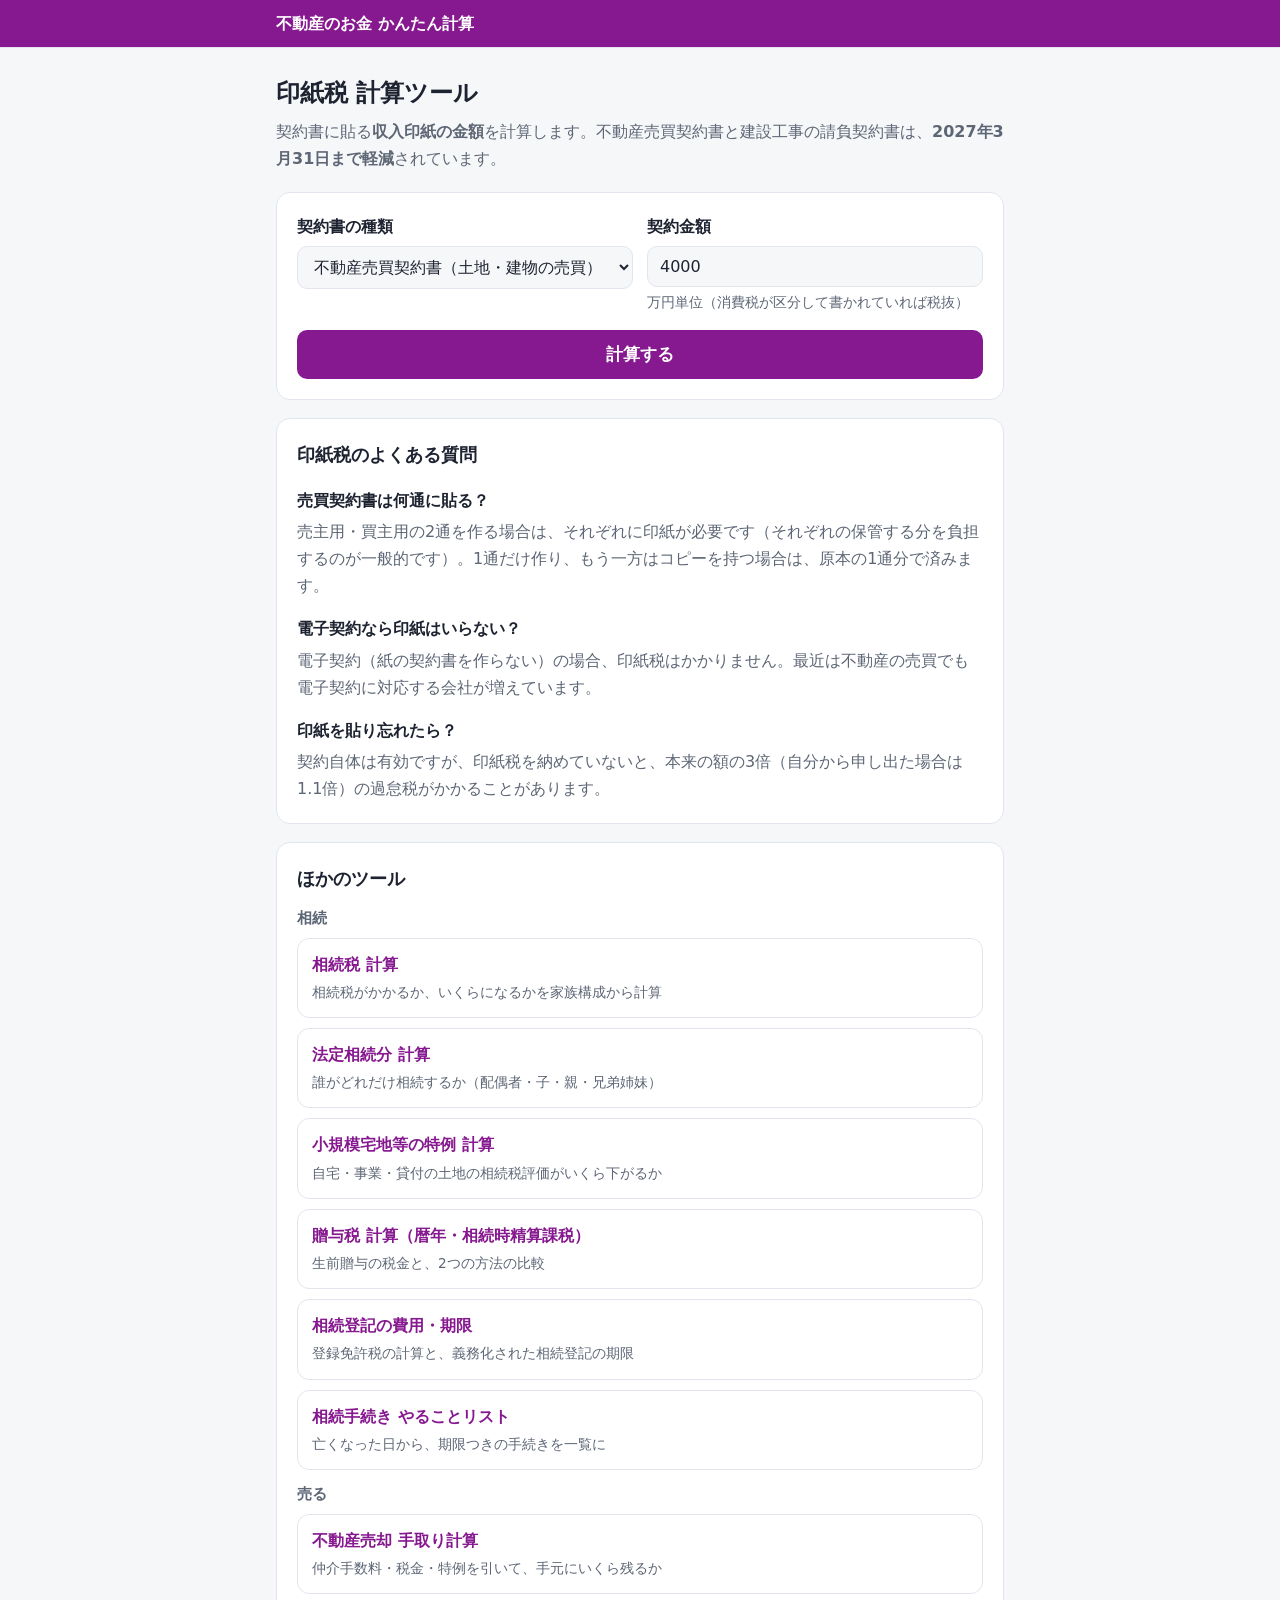
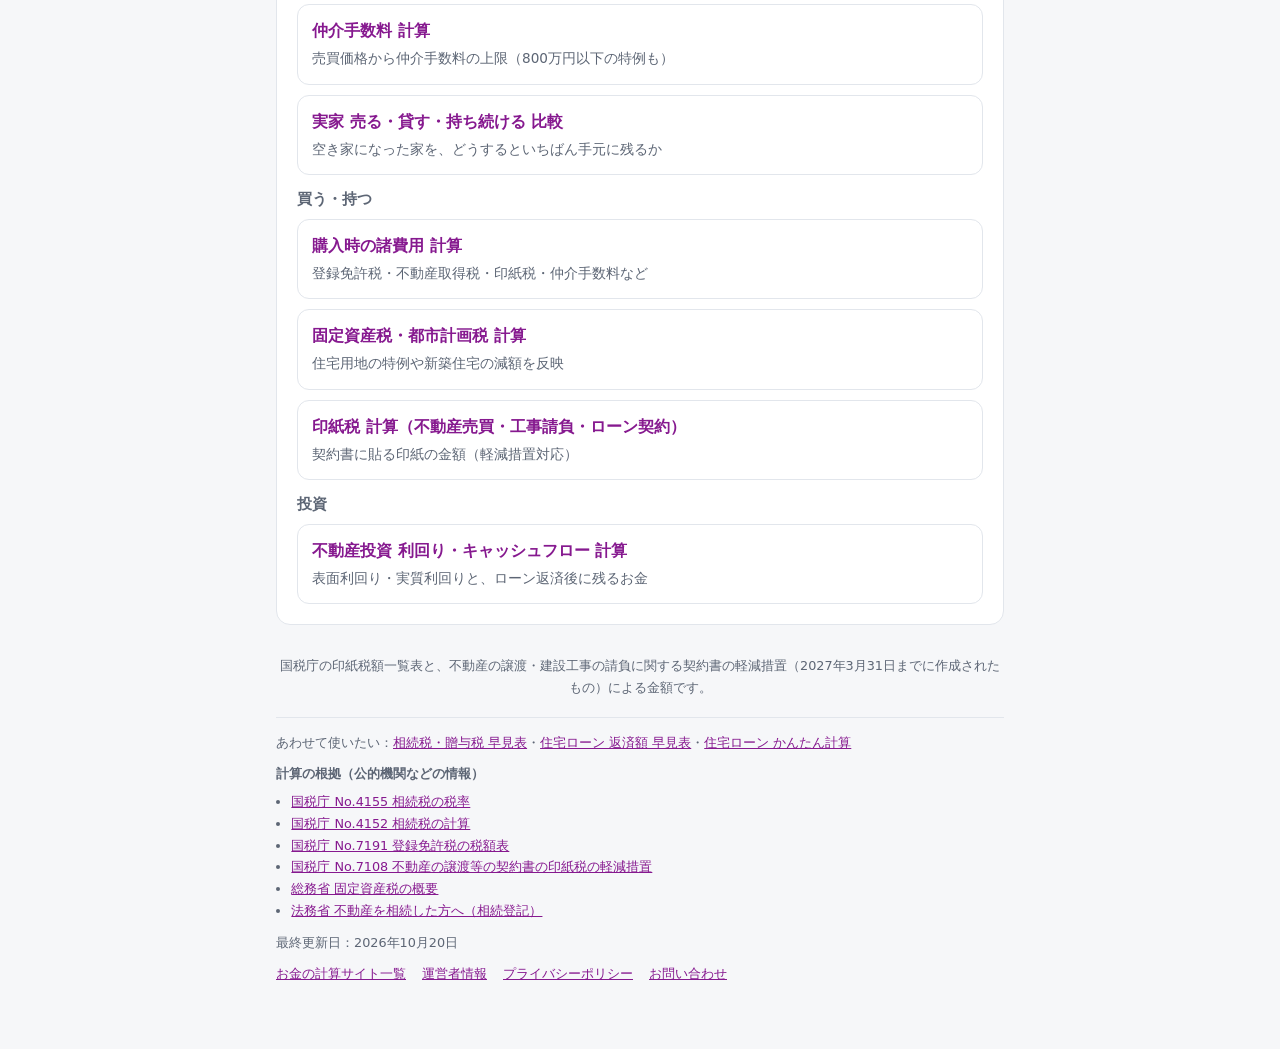
<file: inshi/index.html>
<!doctype html>
<html lang="ja">
<head>
<meta charset="utf-8">
<meta name="viewport" content="width=device-width, initial-scale=1">
<title>印紙税 計算ツール｜不動産売買契約書・工事請負契約書・住宅ローン契約書の印紙代（軽減措置2027年3月まで）</title>
<meta name="description" content="契約金額を入れるだけで、不動産売買契約書・建設工事請負契約書（軽減措置あり）、住宅ローンなどの金銭消費貸借契約書に貼る印紙税の金額を計算。軽減前の金額や、一覧表も確認できる無料ツールです。">
<link rel="canonical" href="https://okanenokeisan.com/fudosan/inshi/">
<!--sw-head-->
<meta property="og:type" content="website">
<meta property="og:site_name" content="不動産のお金 かんたん計算">
<meta property="og:title" content="印紙税 計算ツール｜不動産売買契約書・工事請負契約書・住宅ローン契約書の印紙代（軽減措置2027年3月まで）">
<meta property="og:description" content="契約金額を入れるだけで、不動産売買契約書・建設工事請負契約書（軽減措置あり）、住宅ローンなどの金銭消費貸借契約書に貼る印紙税の金額を計算。軽減前の金額や、一覧表も確認できる無料ツールです。">
<meta property="og:url" content="https://okanenokeisan.com/fudosan/inshi/">
<meta property="og:locale" content="ja_JP">
<meta name="twitter:card" content="summary">
<link rel="icon" href="/favicon.ico" sizes="48x48">
<link rel="icon" href="/favicon.svg" type="image/svg+xml">
<script async src="https://www.googletagmanager.com/gtag/js?id=G-CTGWFB173X"></script>
<script>window.dataLayer=window.dataLayer||[];function gtag(){dataLayer.push(arguments);}gtag('js',new Date());gtag('config','G-CTGWFB173X');</script>
<!--/sw-head-->
<link rel="stylesheet" href="../assets/style.css">
<style>tr.me td{background:var(--accent-soft);font-weight:700}</style>
</head>
<body>
<header class="site-header"><div><a href="/fudosan/">不動産のお金 かんたん計算</a></div></header>
<div class="wrap">
  <h1>印紙税 計算ツール</h1>
  <p class="lead">契約書に貼る<strong>収入印紙の金額</strong>を計算します。不動産売買契約書と建設工事の請負契約書は、<strong>2027年3月31日まで軽減</strong>されています。</p>

  <div class="card">
    <div class="row">
      <div class="field"><label for="type">契約書の種類</label>
        <select id="type"><option value="baibai">不動産売買契約書（土地・建物の売買）</option><option value="koji">建設工事請負契約書（注文住宅・リフォーム）</option><option value="loan">金銭消費貸借契約書（住宅ローンなど）</option></select></div>
      <div class="field"><label for="amount">契約金額</label><input type="number" id="amount" min="0" value="4000"><div class="hint">万円単位（消費税が区分して書かれていれば税抜）</div></div>
    </div>
    <button id="calc">計算する</button>
  </div>

  <div class="card" id="result" hidden></div>

  <div class="ad">広告スペース</div>

  <div class="card faq">
    <h2>印紙税のよくある質問</h2>
    <h3>売買契約書は何通に貼る？</h3>
    <p>売主用・買主用の2通を作る場合は、それぞれに印紙が必要です（それぞれの保管する分を負担するのが一般的です）。1通だけ作り、もう一方はコピーを持つ場合は、原本の1通分で済みます。</p>
    <h3>電子契約なら印紙はいらない？</h3>
    <p>電子契約（紙の契約書を作らない）の場合、印紙税はかかりません。最近は不動産の売買でも電子契約に対応する会社が増えています。</p>
    <h3>印紙を貼り忘れたら？</h3>
    <p>契約自体は有効ですが、印紙税を納めていないと、本来の額の3倍（自分から申し出た場合は1.1倍）の過怠税がかかることがあります。</p>
  </div>

  <div class="card" id="related"></div>

  <footer>国税庁の印紙税額一覧表と、不動産の譲渡・建設工事の請負に関する契約書の軽減措置（2027年3月31日までに作成されたもの）による金額です。</footer>
<!--sw-foot-->
<div style="font-size:.8rem;color:var(--muted);margin-top:18px;border-top:1px solid var(--line);padding-top:14px"><p style="margin:0 0 10px">あわせて使いたい：<a href="/souzoku/">相続税・贈与税 早見表</a>・<a href="/hensai/">住宅ローン 返済額 早見表</a>・<a href="/jutaku/">住宅ローン かんたん計算</a></p><p style="margin:0 0 6px;font-weight:600">計算の根拠（公的機関などの情報）</p><ul style="margin:0 0 10px;padding-left:1.2em"><li><a href="https://www.nta.go.jp/taxes/shiraberu/taxanswer/sozoku/4155.htm" target="_blank" rel="noopener">国税庁 No.4155 相続税の税率</a></li><li><a href="https://www.nta.go.jp/taxes/shiraberu/taxanswer/sozoku/4152.htm" target="_blank" rel="noopener">国税庁 No.4152 相続税の計算</a></li><li><a href="https://www.nta.go.jp/taxes/shiraberu/taxanswer/inshi/7191.htm" target="_blank" rel="noopener">国税庁 No.7191 登録免許税の税額表</a></li><li><a href="https://www.nta.go.jp/taxes/shiraberu/taxanswer/inshi/7108.htm" target="_blank" rel="noopener">国税庁 No.7108 不動産の譲渡等の契約書の印紙税の軽減措置</a></li><li><a href="https://www.soumu.go.jp/main_sosiki/jichi_zeisei/czaisei/czaisei_seido/149767_08.html" target="_blank" rel="noopener">総務省 固定資産税の概要</a></li><li><a href="https://www.moj.go.jp/MINJI/minji05_00435.html" target="_blank" rel="noopener">法務省 不動産を相続した方へ（相続登記）</a></li></ul><p style="margin:0 0 10px">最終更新日：2026年10月20日</p><nav style="display:flex;flex-wrap:wrap;gap:6px 16px"><a href="/sites/">お金の計算サイト一覧</a><a href="/about/">運営者情報</a><a href="/privacy/">プライバシーポリシー</a><a href="/contact/">お問い合わせ</a></nav></div>
<!--/sw-foot-->
</div>

<script src="../assets/site.js"></script>
<script>
const $ = id => document.getElementById(id);
const LABEL = v => v === Infinity ? "50億円超" : v >= 1e8 ? `${v / 1e8}億円以下` : `${(v / MAN).toLocaleString("ja-JP")}万円以下`;
function calc() {
  const out = $("result");
  out.hidden = false;
  const type = $("type").value, amount = num("amount") * MAN;
  if (!amount) { out.innerHTML = '<p class="err">契約金額を入力してください。</p>'; return; }
  const table = type === "baibai" ? INSHI_BAIBAI : type === "koji" ? INSHI_KOJI : INSHI_LOAN;
  const reduced = type !== "loan";
  const tax = inshi(table, amount, reduced), base = inshi(table, amount, false);
  const row = table.find(r => amount <= r[0]);
  out.innerHTML = `
    <div class="big">
      <div class="stat warn"><div class="k">印紙税（1通あたり）</div><div class="v">${yen(tax)}</div></div>
      <div class="stat"><div class="k">${reduced ? "軽減前の金額" : "軽減措置"}</div><div class="v">${reduced ? yen(base) : "なし"}</div></div>
      <div class="stat ${reduced && base > tax ? "good" : ""}"><div class="k">${reduced ? "軽減で安くなる額" : "2通作る場合の合計"}</div><div class="v">${reduced ? yen(base - tax) : yen(tax * 2)}</div></div>
    </div>
    <h2 style="margin-top:14px">金額の一覧</h2>
    <div style="overflow-x:auto"><table class="info"><tr><th>契約金額</th>${reduced ? '<th class="num">軽減後</th><th class="num">本則</th>' : '<th class="num">印紙税</th>'}</tr>
      ${table.slice(1).map(r => `<tr class="${r === row ? "me" : ""}"><td>${LABEL(r[0])}</td>${reduced ? `<td class="num">${yen(r[2])}</td><td class="num">${yen(r[1])}</td>` : `<td class="num">${yen(r[1])}</td>`}</tr>`).join("")}
    </table></div>
    <p class="note">契約金額が1万円未満の場合は非課税です。家を買うときにかかる諸費用全体は → <a href="/fudosan/shohiyo/">購入時の諸費用 計算</a></p>`;
  out.scrollIntoView({ behavior: "smooth", block: "start" });
}
$("calc").addEventListener("click", calc);
</script>
</body>
</html>
</file>
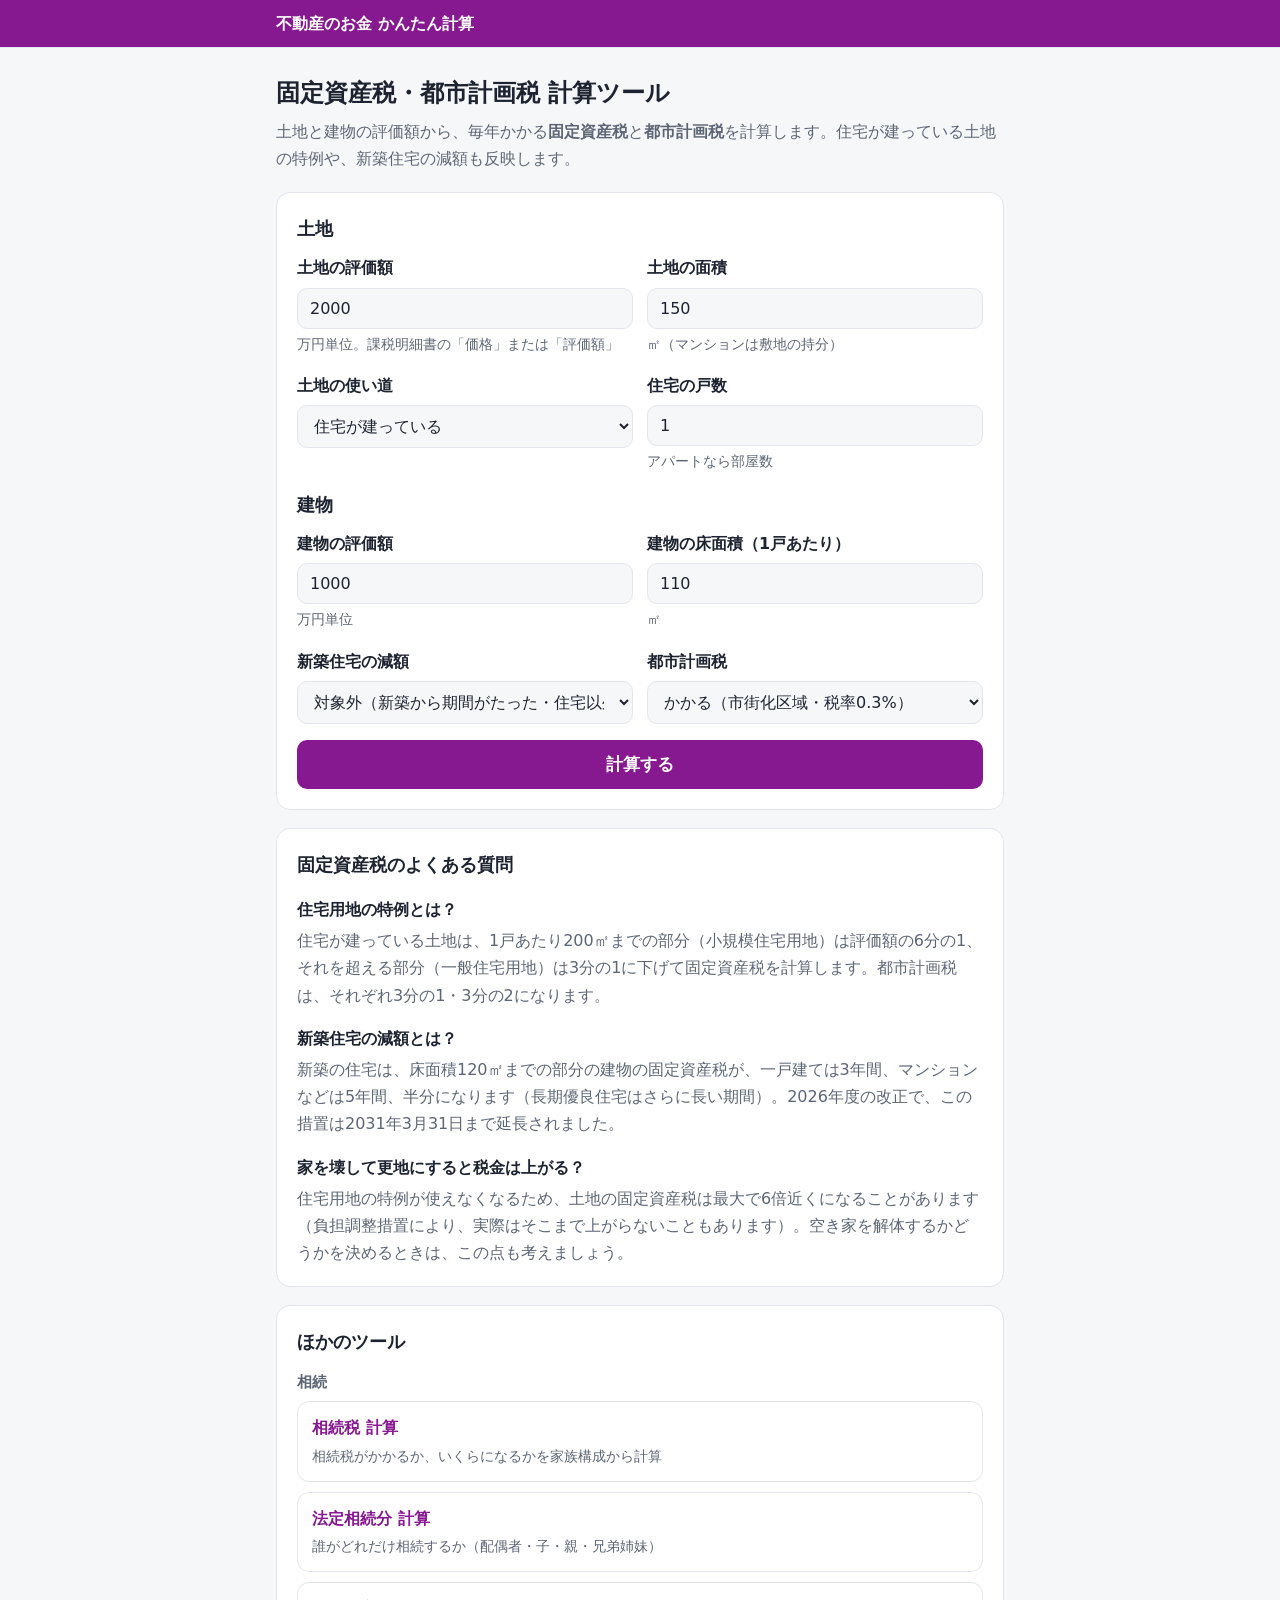
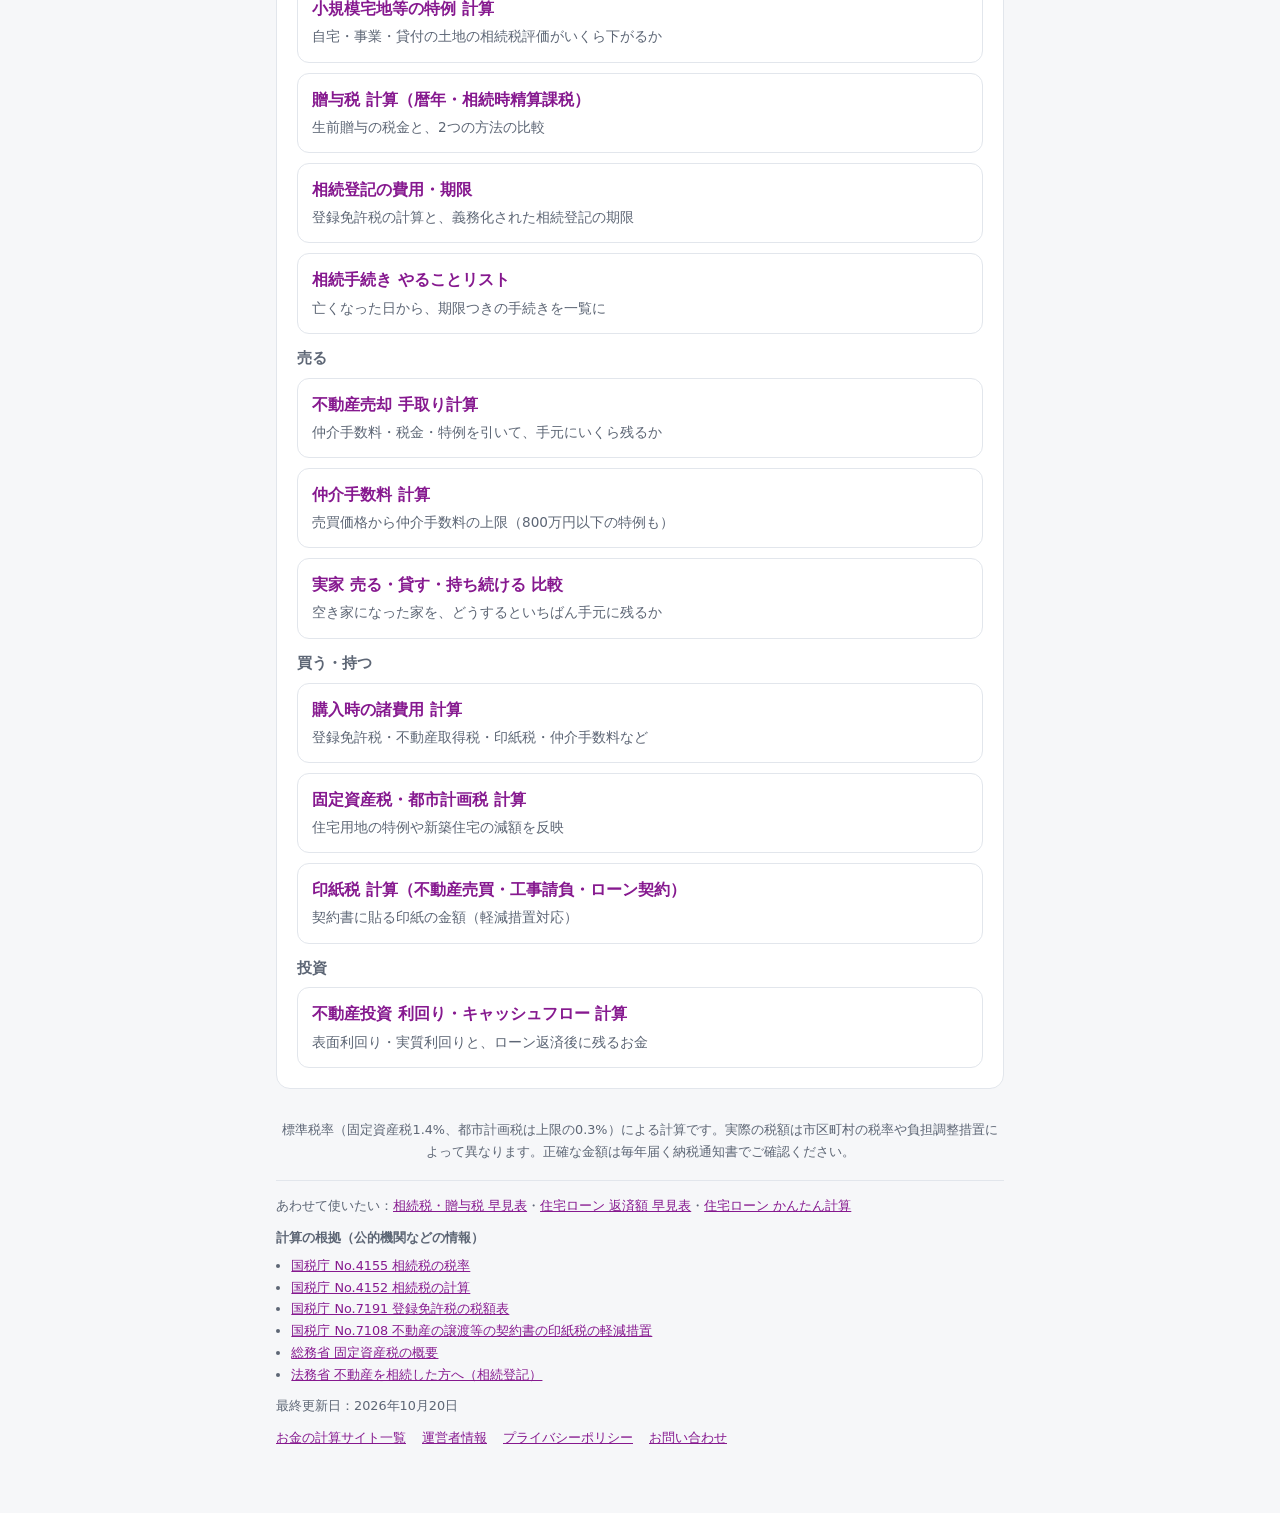
<file: koteishisan/index.html>
<!doctype html>
<html lang="ja">
<head>
<meta charset="utf-8">
<meta name="viewport" content="width=device-width, initial-scale=1">
<title>固定資産税・都市計画税 計算ツール｜住宅用地の特例（1/6・1/3）と新築住宅の減額（2031年3月まで延長）</title>
<meta name="description" content="土地と建物の固定資産税評価額、面積を入れるだけで、固定資産税（1.4%）と都市計画税（0.3%）の年額を計算。小規模住宅用地の特例（6分の1）や新築住宅の税額の減額（2031年3月31日まで延長）にも対応した無料ツールです。">
<link rel="canonical" href="https://okanenokeisan.com/fudosan/koteishisan/">
<!--sw-head-->
<meta property="og:type" content="website">
<meta property="og:site_name" content="不動産のお金 かんたん計算">
<meta property="og:title" content="固定資産税・都市計画税 計算ツール｜住宅用地の特例（1/6・1/3）と新築住宅の減額（2031年3月まで延長）">
<meta property="og:description" content="土地と建物の固定資産税評価額、面積を入れるだけで、固定資産税（1.4%）と都市計画税（0.3%）の年額を計算。小規模住宅用地の特例（6分の1）や新築住宅の税額の減額（2031年3月31日まで延長）にも対応した無料ツールです。">
<meta property="og:url" content="https://okanenokeisan.com/fudosan/koteishisan/">
<meta property="og:locale" content="ja_JP">
<meta name="twitter:card" content="summary">
<link rel="icon" href="/favicon.ico" sizes="48x48">
<link rel="icon" href="/favicon.svg" type="image/svg+xml">
<script async src="https://www.googletagmanager.com/gtag/js?id=G-CTGWFB173X"></script>
<script>window.dataLayer=window.dataLayer||[];function gtag(){dataLayer.push(arguments);}gtag('js',new Date());gtag('config','G-CTGWFB173X');</script>
<!--/sw-head-->
<link rel="stylesheet" href="../assets/style.css">
</head>
<body>
<header class="site-header"><div><a href="/fudosan/">不動産のお金 かんたん計算</a></div></header>
<div class="wrap">
  <h1>固定資産税・都市計画税 計算ツール</h1>
  <p class="lead">土地と建物の評価額から、毎年かかる<strong>固定資産税</strong>と<strong>都市計画税</strong>を計算します。住宅が建っている土地の特例や、新築住宅の減額も反映します。</p>

  <div class="card">
    <h2>土地</h2>
    <div class="row">
      <div class="field"><label for="landVal">土地の評価額</label><input type="number" id="landVal" min="0" value="2000"><div class="hint">万円単位。課税明細書の「価格」または「評価額」</div></div>
      <div class="field"><label for="landArea">土地の面積</label><input type="number" id="landArea" min="0" value="150"><div class="hint">㎡（マンションは敷地の持分）</div></div>
    </div>
    <div class="row">
      <div class="field"><label for="use">土地の使い道</label>
        <select id="use"><option value="home">住宅が建っている</option><option value="none">住宅が建っていない（更地・駐車場など）</option></select></div>
      <div class="field"><label for="units">住宅の戸数</label><input type="number" id="units" min="1" max="100" value="1"><div class="hint">アパートなら部屋数</div></div>
    </div>
    <h2>建物</h2>
    <div class="row">
      <div class="field"><label for="bldVal">建物の評価額</label><input type="number" id="bldVal" min="0" value="1000"><div class="hint">万円単位</div></div>
      <div class="field"><label for="floor">建物の床面積（1戸あたり）</label><input type="number" id="floor" min="0" value="110"><div class="hint">㎡</div></div>
    </div>
    <div class="row">
      <div class="field"><label for="newType">新築住宅の減額</label>
        <select id="newType"><option value="0">対象外（新築から期間がたった・住宅以外）</option><option value="3">新築一戸建て（3年間）</option><option value="5">新築マンションなど3階建て以上の耐火・準耐火（5年間）</option><option value="5L">長期優良住宅の一戸建て（5年間）</option><option value="7">長期優良住宅のマンション（7年間）</option></select></div>
      <div class="field"><label for="city">都市計画税</label><select id="city"><option value="0.003">かかる（市街化区域・税率0.3%）</option><option value="0">かからない</option></select></div>
    </div>
    <button id="calc">計算する</button>
  </div>

  <div class="card" id="result" hidden></div>

  <div class="ad">広告スペース</div>

  <div class="card faq">
    <h2>固定資産税のよくある質問</h2>
    <h3>住宅用地の特例とは？</h3>
    <p>住宅が建っている土地は、1戸あたり200㎡までの部分（小規模住宅用地）は評価額の6分の1、それを超える部分（一般住宅用地）は3分の1に下げて固定資産税を計算します。都市計画税は、それぞれ3分の1・3分の2になります。</p>
    <h3>新築住宅の減額とは？</h3>
    <p>新築の住宅は、床面積120㎡までの部分の建物の固定資産税が、一戸建ては3年間、マンションなどは5年間、半分になります（長期優良住宅はさらに長い期間）。2026年度の改正で、この措置は2031年3月31日まで延長されました。</p>
    <h3>家を壊して更地にすると税金は上がる？</h3>
    <p>住宅用地の特例が使えなくなるため、土地の固定資産税は最大で6倍近くになることがあります（負担調整措置により、実際はそこまで上がらないこともあります）。空き家を解体するかどうかを決めるときは、この点も考えましょう。</p>
  </div>

  <div class="card" id="related"></div>

  <footer>標準税率（固定資産税1.4%、都市計画税は上限の0.3%）による計算です。実際の税額は市区町村の税率や負担調整措置によって異なります。正確な金額は毎年届く納税通知書でご確認ください。</footer>
<!--sw-foot-->
<div style="font-size:.8rem;color:var(--muted);margin-top:18px;border-top:1px solid var(--line);padding-top:14px"><p style="margin:0 0 10px">あわせて使いたい：<a href="/souzoku/">相続税・贈与税 早見表</a>・<a href="/hensai/">住宅ローン 返済額 早見表</a>・<a href="/jutaku/">住宅ローン かんたん計算</a></p><p style="margin:0 0 6px;font-weight:600">計算の根拠（公的機関などの情報）</p><ul style="margin:0 0 10px;padding-left:1.2em"><li><a href="https://www.nta.go.jp/taxes/shiraberu/taxanswer/sozoku/4155.htm" target="_blank" rel="noopener">国税庁 No.4155 相続税の税率</a></li><li><a href="https://www.nta.go.jp/taxes/shiraberu/taxanswer/sozoku/4152.htm" target="_blank" rel="noopener">国税庁 No.4152 相続税の計算</a></li><li><a href="https://www.nta.go.jp/taxes/shiraberu/taxanswer/inshi/7191.htm" target="_blank" rel="noopener">国税庁 No.7191 登録免許税の税額表</a></li><li><a href="https://www.nta.go.jp/taxes/shiraberu/taxanswer/inshi/7108.htm" target="_blank" rel="noopener">国税庁 No.7108 不動産の譲渡等の契約書の印紙税の軽減措置</a></li><li><a href="https://www.soumu.go.jp/main_sosiki/jichi_zeisei/czaisei/czaisei_seido/149767_08.html" target="_blank" rel="noopener">総務省 固定資産税の概要</a></li><li><a href="https://www.moj.go.jp/MINJI/minji05_00435.html" target="_blank" rel="noopener">法務省 不動産を相続した方へ（相続登記）</a></li></ul><p style="margin:0 0 10px">最終更新日：2026年10月20日</p><nav style="display:flex;flex-wrap:wrap;gap:6px 16px"><a href="/sites/">お金の計算サイト一覧</a><a href="/about/">運営者情報</a><a href="/privacy/">プライバシーポリシー</a><a href="/contact/">お問い合わせ</a></nav></div>
<!--/sw-foot-->
</div>

<script src="../assets/site.js"></script>
<script>
const $ = id => document.getElementById(id);
function calc() {
  const out = $("result");
  out.hidden = false;
  const landVal = num("landVal") * MAN, area = num("landArea"), units = Math.max(1, Math.floor(num("units")));
  const bldVal = num("bldVal") * MAN, floor = num("floor");
  const cityRate = Number($("city").value);
  let landBaseK = landVal, landBaseT = landVal, note = "住宅用地の特例なし";
  if ($("use").value === "home" && area) {
    const small = Math.min(area, 200 * units), general = Math.max(0, Math.min(area, floor * units * 10) - small); // 住宅用地は床面積の10倍まで
    const rest = Math.max(0, area - small - general);
    const per = landVal / area;
    landBaseK = per * small / 6 + per * general / 3 + per * rest;
    landBaseT = per * small / 3 + per * general * 2 / 3 + per * rest;
    note = `小規模住宅用地 ${small}㎡（1/6）${general ? `・一般住宅用地 ${general}㎡（1/3）` : ""}`;
  }
  const landK = floor100(floor1000(landBaseK) * 0.014), landT = floor100(floor1000(landBaseT) * cityRate);
  let bldK = floor100(floor1000(bldVal) * 0.014);
  const bldT = floor100(floor1000(bldVal) * cityRate);
  const nt = $("newType").value;
  let cut = 0;
  if (nt !== "0") cut = floor100(bldK * Math.min(1, 120 / Math.max(floor, 1)) * 0.5);
  const years = { 3: "3年間", 5: "5年間", "5L": "5年間", 7: "7年間" }[nt];
  const total = landK + landT + bldK - cut + bldT;
  out.innerHTML = `
    <div class="big">
      <div class="stat warn"><div class="k">1年間の合計</div><div class="v">${yen(total)}</div></div>
      <div class="stat"><div class="k">固定資産税</div><div class="v">${yen(landK + bldK - cut)}</div></div>
      <div class="stat"><div class="k">都市計画税</div><div class="v">${yen(landT + bldT)}</div></div>
    </div>
    <table class="info">
      <tr><th></th><th class="num">固定資産税</th><th class="num">都市計画税</th></tr>
      <tr><td>土地<br><small style="color:var(--muted)">${note}</small></td><td class="num">${yen(landK)}</td><td class="num">${yen(landT)}</td></tr>
      <tr><td>建物</td><td class="num">${yen(bldK)}</td><td class="num">${yen(bldT)}</td></tr>
      ${cut ? `<tr><td>新築住宅の減額（${years}）</td><td class="num">−${yen(cut)}</td><td class="num">—</td></tr>` : ""}
    </table>
    ${cut ? `<p class="note">減額の期間が終わると、建物の固定資産税は年${yen(cut)}ほど上がります（評価額は年々下がるので、実際の上がり方は少し小さくなります）。</p>` : ""}
    ${$("use").value === "home" ? `<p class="note">住宅を取り壊して更地にすると、土地の固定資産税・都市計画税は最大で年${yen(floor100(floor1000(landVal) * 0.014) + floor100(floor1000(landVal) * cityRate) - landK - landT)}ほど上がる可能性があります。</p>` : ""}`;
  out.scrollIntoView({ behavior: "smooth", block: "start" });
}
$("calc").addEventListener("click", calc);
</script>
</body>
</html>
</file>
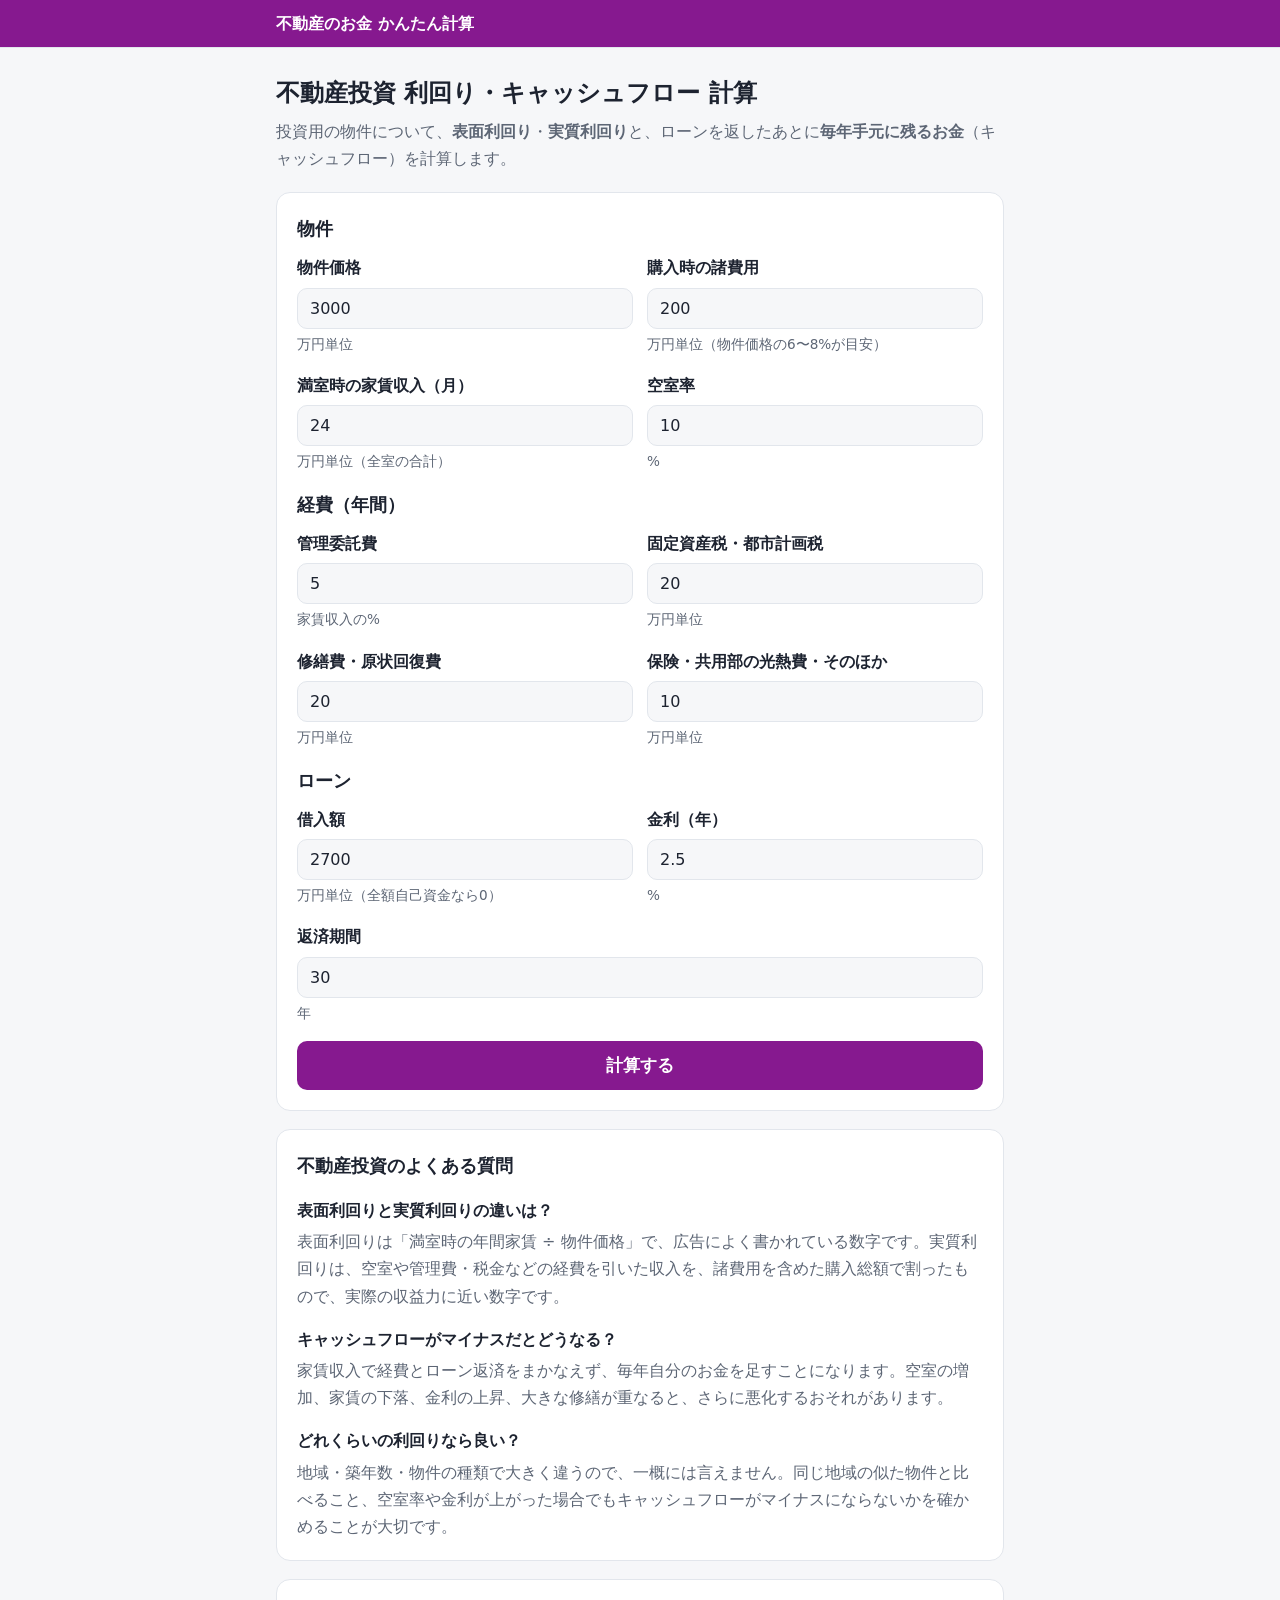
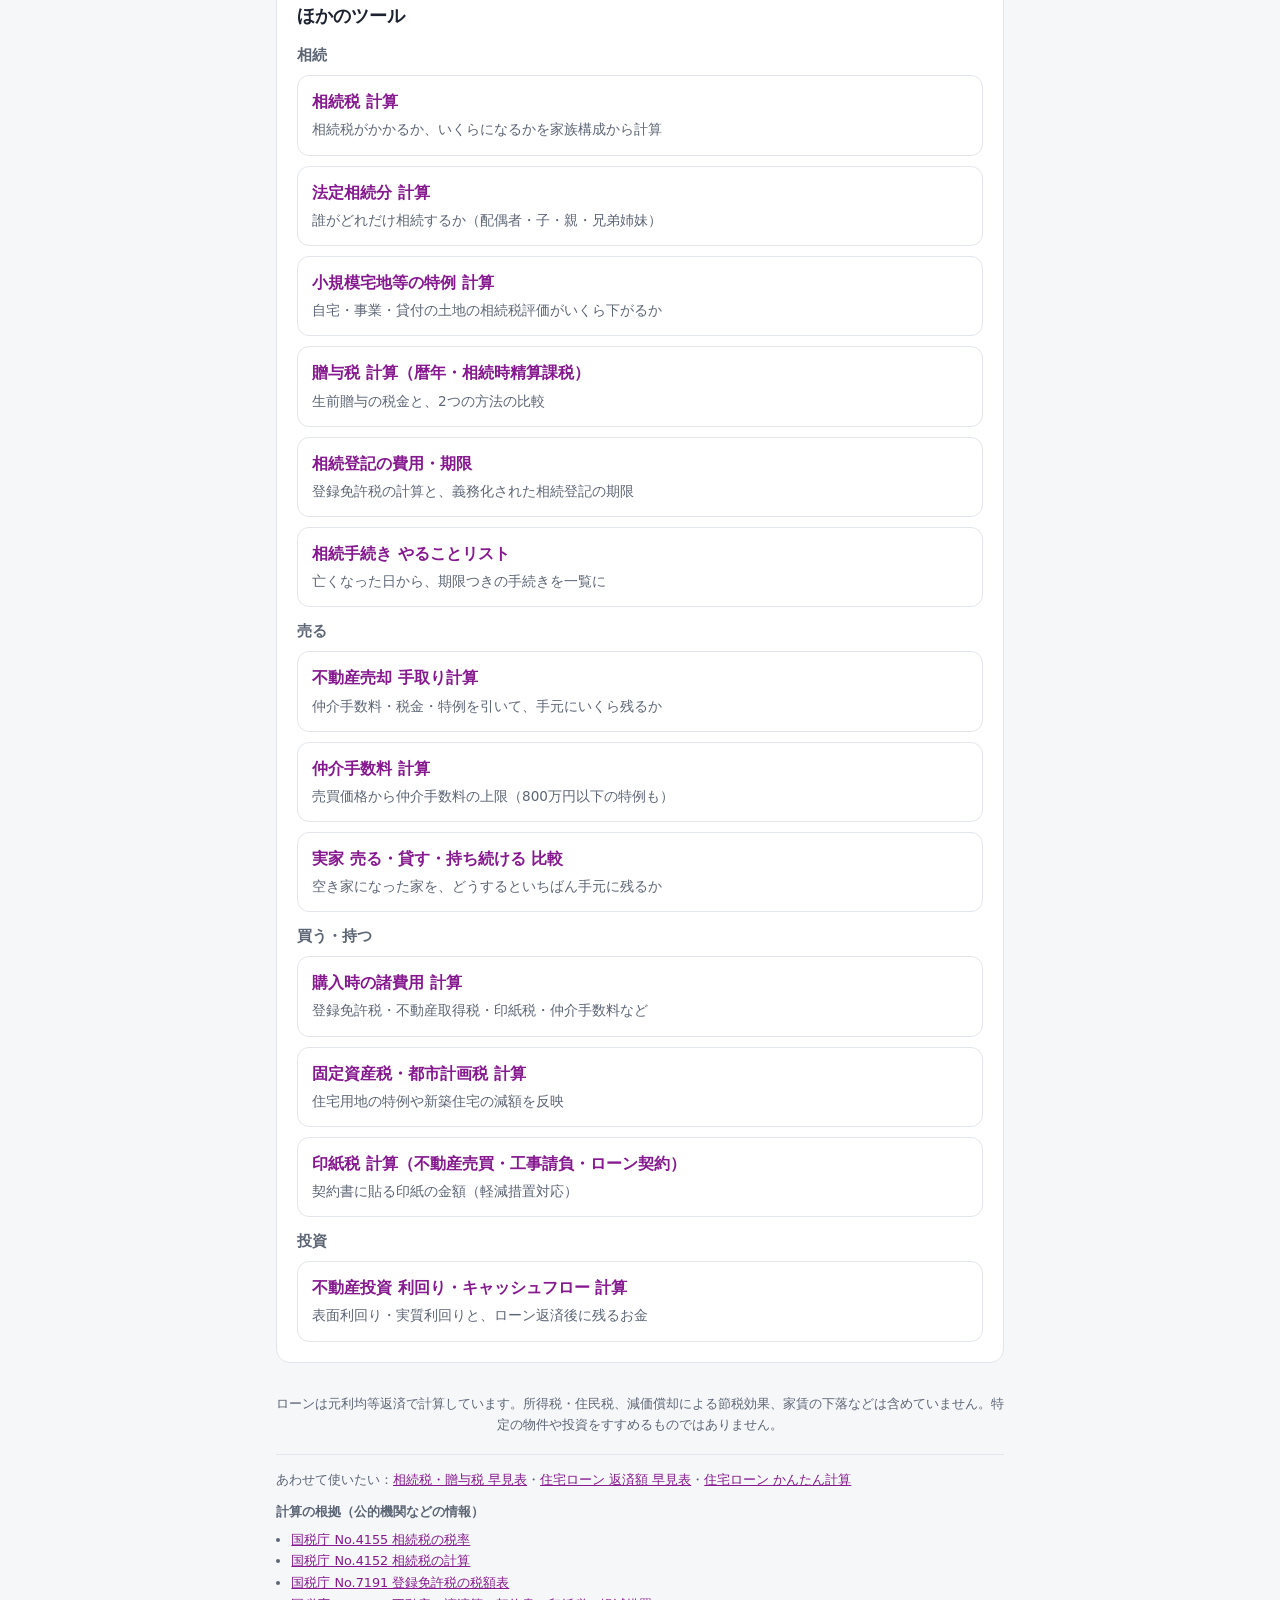
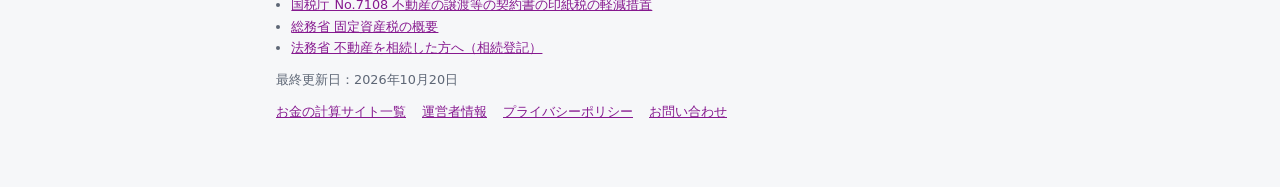
<file: rimawari/index.html>
<!doctype html>
<html lang="ja">
<head>
<meta charset="utf-8">
<meta name="viewport" content="width=device-width, initial-scale=1">
<title>不動産投資 利回り・キャッシュフロー 計算｜表面利回り・実質利回り・ローン返済後に残るお金</title>
<meta name="description" content="物件価格・家賃・経費・ローンの条件を入れるだけで、不動産投資の表面利回り・実質利回り（NOI利回り）・ローン返済後の年間キャッシュフロー・自己資金に対する利回りを計算。空室や金利上昇の影響もわかる無料ツールです。">
<link rel="canonical" href="https://okanenokeisan.com/fudosan/rimawari/">
<!--sw-head-->
<meta property="og:type" content="website">
<meta property="og:site_name" content="不動産のお金 かんたん計算">
<meta property="og:title" content="不動産投資 利回り・キャッシュフロー 計算｜表面利回り・実質利回り・ローン返済後に残るお金">
<meta property="og:description" content="物件価格・家賃・経費・ローンの条件を入れるだけで、不動産投資の表面利回り・実質利回り（NOI利回り）・ローン返済後の年間キャッシュフロー・自己資金に対する利回りを計算。空室や金利上昇の影響もわかる無料ツールです。">
<meta property="og:url" content="https://okanenokeisan.com/fudosan/rimawari/">
<meta property="og:locale" content="ja_JP">
<meta name="twitter:card" content="summary">
<link rel="icon" href="/favicon.ico" sizes="48x48">
<link rel="icon" href="/favicon.svg" type="image/svg+xml">
<script async src="https://www.googletagmanager.com/gtag/js?id=G-CTGWFB173X"></script>
<script>window.dataLayer=window.dataLayer||[];function gtag(){dataLayer.push(arguments);}gtag('js',new Date());gtag('config','G-CTGWFB173X');</script>
<!--/sw-head-->
<link rel="stylesheet" href="../assets/style.css">
</head>
<body>
<header class="site-header"><div><a href="/fudosan/">不動産のお金 かんたん計算</a></div></header>
<div class="wrap">
  <h1>不動産投資 利回り・キャッシュフロー 計算</h1>
  <p class="lead">投資用の物件について、<strong>表面利回り</strong>・<strong>実質利回り</strong>と、ローンを返したあとに<strong>毎年手元に残るお金</strong>（キャッシュフロー）を計算します。</p>

  <div class="card">
    <h2>物件</h2>
    <div class="row">
      <div class="field"><label for="price">物件価格</label><input type="number" id="price" min="0" value="3000"><div class="hint">万円単位</div></div>
      <div class="field"><label for="cost">購入時の諸費用</label><input type="number" id="cost" min="0" value="200"><div class="hint">万円単位（物件価格の6〜8%が目安）</div></div>
    </div>
    <div class="row">
      <div class="field"><label for="rent">満室時の家賃収入（月）</label><input type="number" id="rent" min="0" value="24"><div class="hint">万円単位（全室の合計）</div></div>
      <div class="field"><label for="vacant">空室率</label><input type="number" id="vacant" min="0" max="100" value="10"><div class="hint">%</div></div>
    </div>
    <h2>経費（年間）</h2>
    <div class="row">
      <div class="field"><label for="mgmt">管理委託費</label><input type="number" id="mgmt" min="0" max="30" value="5"><div class="hint">家賃収入の%</div></div>
      <div class="field"><label for="tax">固定資産税・都市計画税</label><input type="number" id="tax" min="0" value="20"><div class="hint">万円単位</div></div>
    </div>
    <div class="row">
      <div class="field"><label for="repair">修繕費・原状回復費</label><input type="number" id="repair" min="0" value="20"><div class="hint">万円単位</div></div>
      <div class="field"><label for="otherCost">保険・共用部の光熱費・そのほか</label><input type="number" id="otherCost" min="0" value="10"><div class="hint">万円単位</div></div>
    </div>
    <h2>ローン</h2>
    <div class="row">
      <div class="field"><label for="loan">借入額</label><input type="number" id="loan" min="0" value="2700"><div class="hint">万円単位（全額自己資金なら0）</div></div>
      <div class="field"><label for="rate">金利（年）</label><input type="number" id="rate" min="0" max="20" step="0.1" value="2.5"><div class="hint">%</div></div>
    </div>
    <div class="field"><label for="years">返済期間</label><input type="number" id="years" min="1" max="50" value="30"><div class="hint">年</div></div>
    <button id="calc">計算する</button>
  </div>

  <div class="card" id="result" hidden></div>

  <div class="ad">広告スペース</div>

  <div class="card faq">
    <h2>不動産投資のよくある質問</h2>
    <h3>表面利回りと実質利回りの違いは？</h3>
    <p>表面利回りは「満室時の年間家賃 ÷ 物件価格」で、広告によく書かれている数字です。実質利回りは、空室や管理費・税金などの経費を引いた収入を、諸費用を含めた購入総額で割ったもので、実際の収益力に近い数字です。</p>
    <h3>キャッシュフローがマイナスだとどうなる？</h3>
    <p>家賃収入で経費とローン返済をまかなえず、毎年自分のお金を足すことになります。空室の増加、家賃の下落、金利の上昇、大きな修繕が重なると、さらに悪化するおそれがあります。</p>
    <h3>どれくらいの利回りなら良い？</h3>
    <p>地域・築年数・物件の種類で大きく違うので、一概には言えません。同じ地域の似た物件と比べること、空室率や金利が上がった場合でもキャッシュフローがマイナスにならないかを確かめることが大切です。</p>
  </div>

  <div class="card" id="related"></div>

  <footer>ローンは元利均等返済で計算しています。所得税・住民税、減価償却による節税効果、家賃の下落などは含めていません。特定の物件や投資をすすめるものではありません。</footer>
<!--sw-foot-->
<div style="font-size:.8rem;color:var(--muted);margin-top:18px;border-top:1px solid var(--line);padding-top:14px"><p style="margin:0 0 10px">あわせて使いたい：<a href="/souzoku/">相続税・贈与税 早見表</a>・<a href="/hensai/">住宅ローン 返済額 早見表</a>・<a href="/jutaku/">住宅ローン かんたん計算</a></p><p style="margin:0 0 6px;font-weight:600">計算の根拠（公的機関などの情報）</p><ul style="margin:0 0 10px;padding-left:1.2em"><li><a href="https://www.nta.go.jp/taxes/shiraberu/taxanswer/sozoku/4155.htm" target="_blank" rel="noopener">国税庁 No.4155 相続税の税率</a></li><li><a href="https://www.nta.go.jp/taxes/shiraberu/taxanswer/sozoku/4152.htm" target="_blank" rel="noopener">国税庁 No.4152 相続税の計算</a></li><li><a href="https://www.nta.go.jp/taxes/shiraberu/taxanswer/inshi/7191.htm" target="_blank" rel="noopener">国税庁 No.7191 登録免許税の税額表</a></li><li><a href="https://www.nta.go.jp/taxes/shiraberu/taxanswer/inshi/7108.htm" target="_blank" rel="noopener">国税庁 No.7108 不動産の譲渡等の契約書の印紙税の軽減措置</a></li><li><a href="https://www.soumu.go.jp/main_sosiki/jichi_zeisei/czaisei/czaisei_seido/149767_08.html" target="_blank" rel="noopener">総務省 固定資産税の概要</a></li><li><a href="https://www.moj.go.jp/MINJI/minji05_00435.html" target="_blank" rel="noopener">法務省 不動産を相続した方へ（相続登記）</a></li></ul><p style="margin:0 0 10px">最終更新日：2026年10月20日</p><nav style="display:flex;flex-wrap:wrap;gap:6px 16px"><a href="/sites/">お金の計算サイト一覧</a><a href="/about/">運営者情報</a><a href="/privacy/">プライバシーポリシー</a><a href="/contact/">お問い合わせ</a></nav></div>
<!--/sw-foot-->
</div>

<script src="../assets/site.js"></script>
<script>
const $ = id => document.getElementById(id);
const annuity = (P, rate, n) => { const r = rate / 12; return !P ? 0 : r ? P * r / (1 - Math.pow(1 + r, -n)) : P / n; };
function scenario(vacant, rate) {
  const rentFull = num("rent") * MAN * 12;
  const income = rentFull * (1 - vacant / 100);
  const opex = income * num("mgmt") / 100 + (num("tax") + num("repair") + num("otherCost")) * MAN;
  const noi = income - opex;
  const debt = annuity(num("loan") * MAN, rate / 100, Math.round(num("years") * 12)) * 12;
  return { rentFull, income, opex, noi, debt, cf: noi - debt };
}
function calc() {
  const out = $("result");
  out.hidden = false;
  const price = num("price") * MAN, total = price + num("cost") * MAN;
  if (!price || !num("rent")) { out.innerHTML = '<p class="err">物件価格と家賃を入力してください。</p>'; return; }
  const equity = Math.max(0, total - num("loan") * MAN);
  const s = scenario(num("vacant"), num("rate"));
  const stress = scenario(num("vacant") + 10, num("rate") + 1);
  out.innerHTML = `
    <div class="big">
      <div class="stat"><div class="k">表面利回り</div><div class="v">${(s.rentFull / price * 100).toFixed(2)}%</div></div>
      <div class="stat"><div class="k">実質利回り（NOI ÷ 購入総額）</div><div class="v">${(s.noi / total * 100).toFixed(2)}%</div></div>
      <div class="stat ${s.cf >= 0 ? "good" : "warn"}"><div class="k">年間キャッシュフロー</div><div class="v">${s.cf >= 0 ? "" : "−"}${man(Math.abs(s.cf))}</div></div>
    </div>
    <table class="info">
      <tr><td>家賃収入（空室${num("vacant")}%を考慮）</td><td class="num">${man(s.income)}</td></tr>
      <tr><td>経費（管理費・税金・修繕など）</td><td class="num">−${man(s.opex)}</td></tr>
      <tr><td>営業純収益（NOI）</td><td class="num">${man(s.noi)}</td></tr>
      <tr><td>ローン返済（年間）</td><td class="num">−${man(s.debt)}</td></tr>
      <tr><td><strong>キャッシュフロー（月あたり）</strong></td><td class="num"><strong>${s.cf >= 0 ? "" : "−"}${yen(Math.abs(s.cf) / 12)}</strong></td></tr>
      <tr><td>自己資金（諸費用込み）</td><td class="num">${man(equity)}</td></tr>
      <tr><td>自己資金に対する利回り（CCR）</td><td class="num">${equity ? (s.cf / equity * 100).toFixed(2) + "%" : "—"}</td></tr>
      <tr><td>返済比率（ローン返済 ÷ 家賃収入）</td><td class="num">${s.income ? (s.debt / s.income * 100).toFixed(1) : 0}%</td></tr>
    </table>
    <h2 style="margin-top:14px">条件が悪くなった場合</h2>
    <table class="info"><tr><td>空室率 +10%・金利 +1% のとき</td><td class="num">${stress.cf >= 0 ? "" : "−"}${man(Math.abs(stress.cf))}／年</td></tr></table>
    ${stress.cf < 0 ? '<p class="note">条件が少し悪くなるとキャッシュフローがマイナスになります。自己資金を増やす、借入期間を見直すなど、余裕のある計画を考えましょう。</p>' : '<p class="note">空室や金利が多少悪くなっても、キャッシュフローはプラスを保てる計算です。</p>'}`;
  out.scrollIntoView({ behavior: "smooth", block: "start" });
}
$("calc").addEventListener("click", calc);
</script>
</body>
</html>
</file>
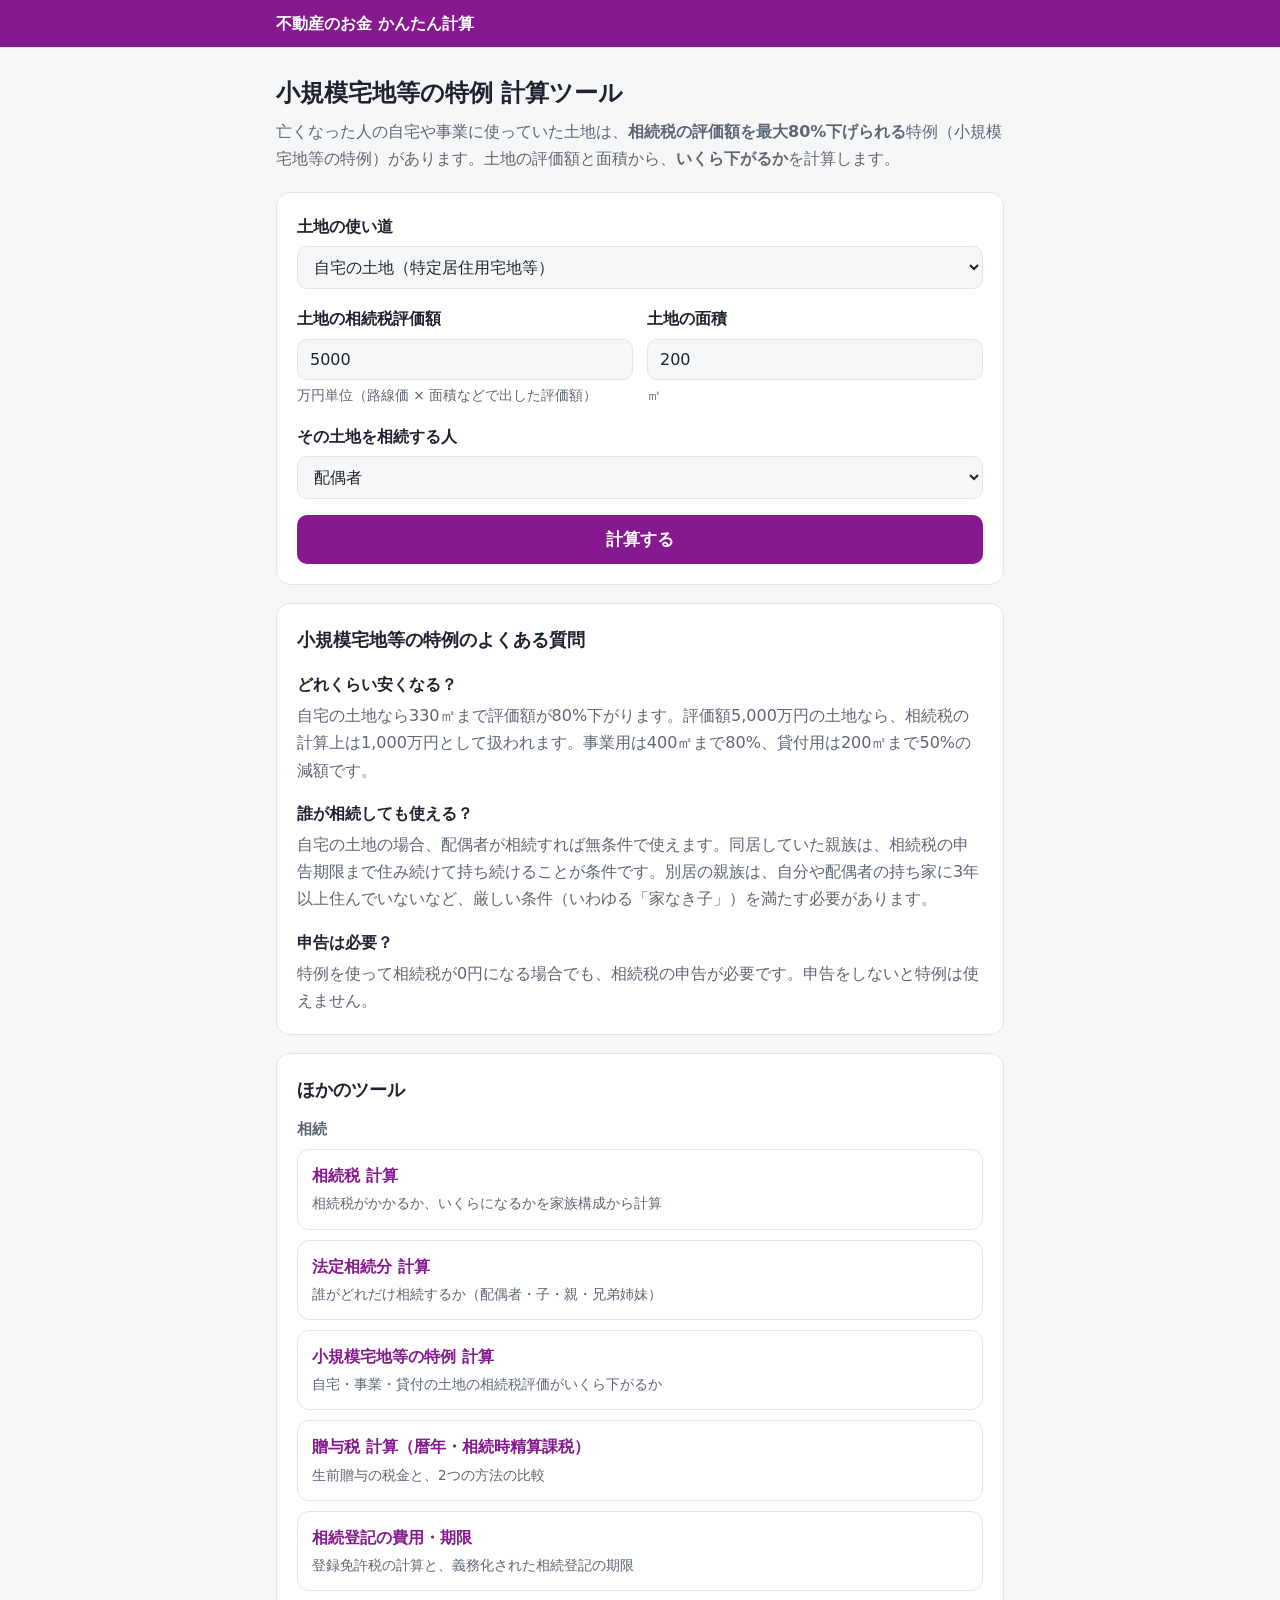
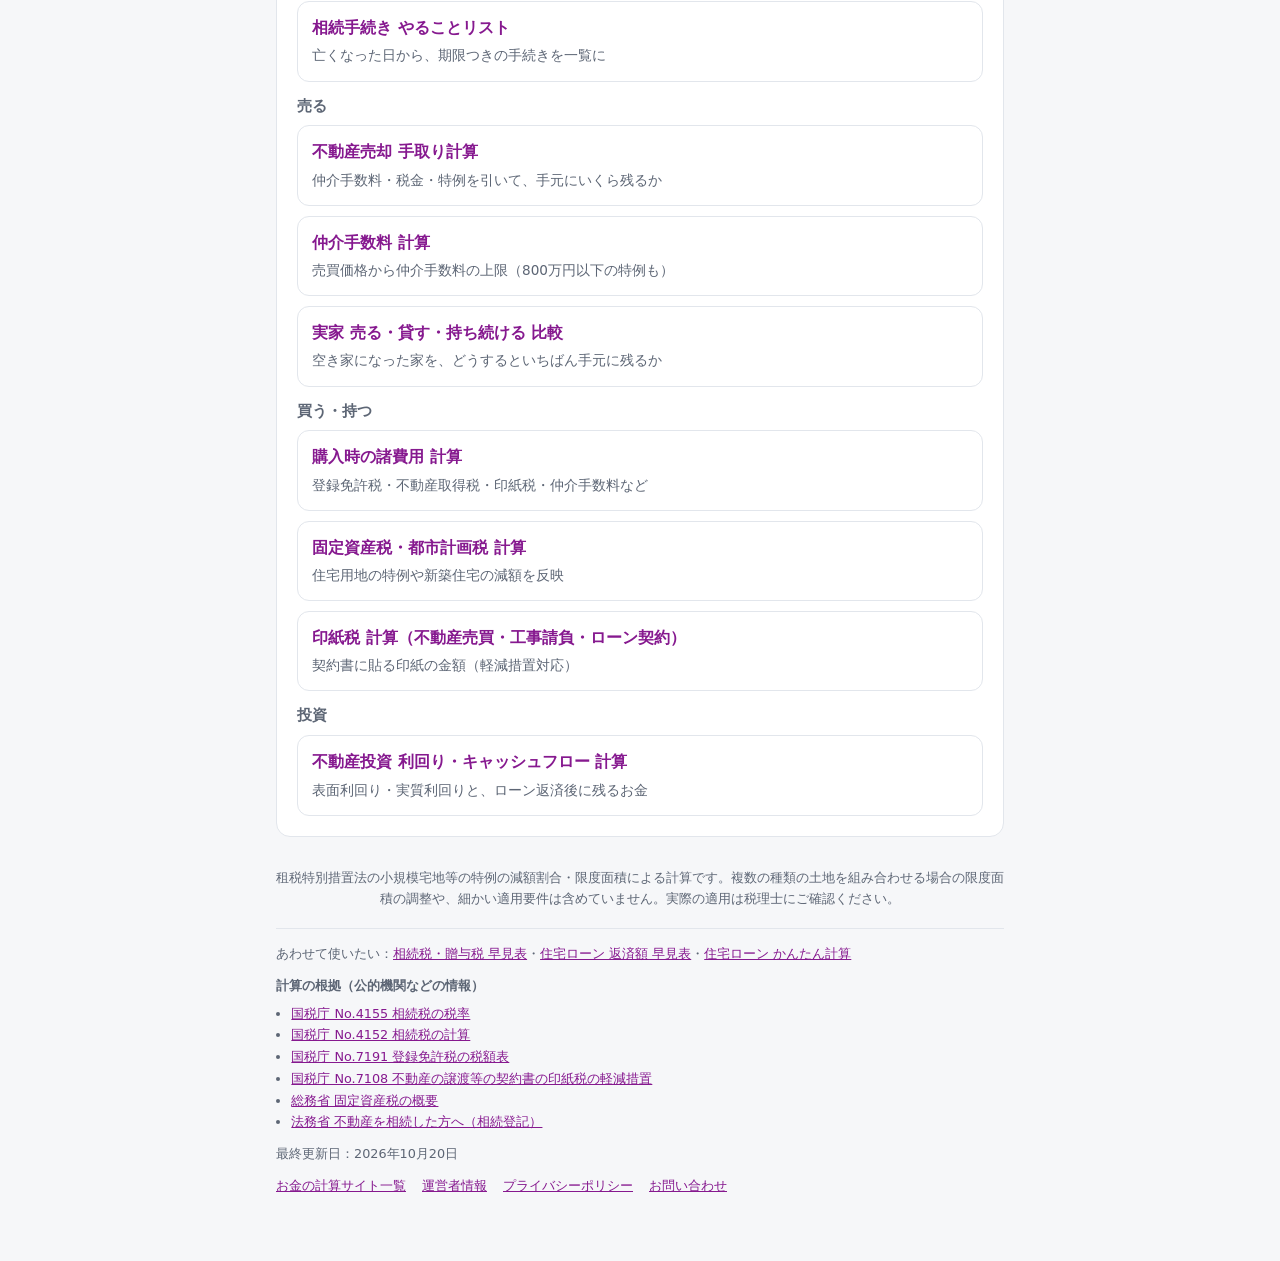
<file: shokibo/index.html>
<!doctype html>
<html lang="ja">
<head>
<meta charset="utf-8">
<meta name="viewport" content="width=device-width, initial-scale=1">
<title>小規模宅地等の特例 計算ツール｜自宅の土地は330㎡まで80%減額、相続税評価はいくら下がる？</title>
<meta name="description" content="土地の相続税評価額と面積、使い道（自宅・事業・貸付）を選ぶだけで、小規模宅地等の特例による減額（特定居住用330㎡まで80%、特定事業用400㎡まで80%、貸付事業用200㎡まで50%）を計算。適用の主な要件もわかる無料ツールです。">
<link rel="canonical" href="https://okanenokeisan.com/fudosan/shokibo/">
<!--sw-head-->
<meta property="og:type" content="website">
<meta property="og:site_name" content="不動産のお金 かんたん計算">
<meta property="og:title" content="小規模宅地等の特例 計算ツール｜自宅の土地は330㎡まで80%減額、相続税評価はいくら下がる？">
<meta property="og:description" content="土地の相続税評価額と面積、使い道（自宅・事業・貸付）を選ぶだけで、小規模宅地等の特例による減額（特定居住用330㎡まで80%、特定事業用400㎡まで80%、貸付事業用200㎡まで50%）を計算。適用の主な要件もわかる無料ツールです。">
<meta property="og:url" content="https://okanenokeisan.com/fudosan/shokibo/">
<meta property="og:locale" content="ja_JP">
<meta name="twitter:card" content="summary">
<link rel="icon" href="/favicon.ico" sizes="48x48">
<link rel="icon" href="/favicon.svg" type="image/svg+xml">
<script async src="https://www.googletagmanager.com/gtag/js?id=G-CTGWFB173X"></script>
<script>window.dataLayer=window.dataLayer||[];function gtag(){dataLayer.push(arguments);}gtag('js',new Date());gtag('config','G-CTGWFB173X');</script>
<!--/sw-head-->
<link rel="stylesheet" href="../assets/style.css">
</head>
<body>
<header class="site-header"><div><a href="/fudosan/">不動産のお金 かんたん計算</a></div></header>
<div class="wrap">
  <h1>小規模宅地等の特例 計算ツール</h1>
  <p class="lead">亡くなった人の自宅や事業に使っていた土地は、<strong>相続税の評価額を最大80%下げられる</strong>特例（小規模宅地等の特例）があります。土地の評価額と面積から、<strong>いくら下がるか</strong>を計算します。</p>

  <div class="card">
    <div class="field"><label for="type">土地の使い道</label>
      <select id="type"><option value="home">自宅の土地（特定居住用宅地等）</option><option value="biz">お店・事務所など事業用の土地（特定事業用宅地等）</option><option value="rent">アパート・駐車場など貸していた土地（貸付事業用宅地等）</option></select></div>
    <div class="row">
      <div class="field"><label for="value">土地の相続税評価額</label><input type="number" id="value" min="0" value="5000"><div class="hint">万円単位（路線価 × 面積などで出した評価額）</div></div>
      <div class="field"><label for="area">土地の面積</label><input type="number" id="area" min="0" value="200"><div class="hint">㎡</div></div>
    </div>
    <div class="field"><label for="who">その土地を相続する人</label>
      <select id="who"><option value="spouse">配偶者</option><option value="live">同居していた親族</option><option value="house">持ち家のない別居の親族（いわゆる「家なき子」）</option><option value="other">そのほかの親族</option></select></div>
    <button id="calc">計算する</button>
  </div>

  <div class="card" id="result" hidden></div>

  <div class="ad">広告スペース</div>

  <div class="card faq">
    <h2>小規模宅地等の特例のよくある質問</h2>
    <h3>どれくらい安くなる？</h3>
    <p>自宅の土地なら330㎡まで評価額が80%下がります。評価額5,000万円の土地なら、相続税の計算上は1,000万円として扱われます。事業用は400㎡まで80%、貸付用は200㎡まで50%の減額です。</p>
    <h3>誰が相続しても使える？</h3>
    <p>自宅の土地の場合、配偶者が相続すれば無条件で使えます。同居していた親族は、相続税の申告期限まで住み続けて持ち続けることが条件です。別居の親族は、自分や配偶者の持ち家に3年以上住んでいないなど、厳しい条件（いわゆる「家なき子」）を満たす必要があります。</p>
    <h3>申告は必要？</h3>
    <p>特例を使って相続税が0円になる場合でも、相続税の申告が必要です。申告をしないと特例は使えません。</p>
  </div>

  <div class="card" id="related"></div>

  <footer>租税特別措置法の小規模宅地等の特例の減額割合・限度面積による計算です。複数の種類の土地を組み合わせる場合の限度面積の調整や、細かい適用要件は含めていません。実際の適用は税理士にご確認ください。</footer>
<!--sw-foot-->
<div style="font-size:.8rem;color:var(--muted);margin-top:18px;border-top:1px solid var(--line);padding-top:14px"><p style="margin:0 0 10px">あわせて使いたい：<a href="/souzoku/">相続税・贈与税 早見表</a>・<a href="/hensai/">住宅ローン 返済額 早見表</a>・<a href="/jutaku/">住宅ローン かんたん計算</a></p><p style="margin:0 0 6px;font-weight:600">計算の根拠（公的機関などの情報）</p><ul style="margin:0 0 10px;padding-left:1.2em"><li><a href="https://www.nta.go.jp/taxes/shiraberu/taxanswer/sozoku/4155.htm" target="_blank" rel="noopener">国税庁 No.4155 相続税の税率</a></li><li><a href="https://www.nta.go.jp/taxes/shiraberu/taxanswer/sozoku/4152.htm" target="_blank" rel="noopener">国税庁 No.4152 相続税の計算</a></li><li><a href="https://www.nta.go.jp/taxes/shiraberu/taxanswer/inshi/7191.htm" target="_blank" rel="noopener">国税庁 No.7191 登録免許税の税額表</a></li><li><a href="https://www.nta.go.jp/taxes/shiraberu/taxanswer/inshi/7108.htm" target="_blank" rel="noopener">国税庁 No.7108 不動産の譲渡等の契約書の印紙税の軽減措置</a></li><li><a href="https://www.soumu.go.jp/main_sosiki/jichi_zeisei/czaisei/czaisei_seido/149767_08.html" target="_blank" rel="noopener">総務省 固定資産税の概要</a></li><li><a href="https://www.moj.go.jp/MINJI/minji05_00435.html" target="_blank" rel="noopener">法務省 不動産を相続した方へ（相続登記）</a></li></ul><p style="margin:0 0 10px">最終更新日：2026年10月20日</p><nav style="display:flex;flex-wrap:wrap;gap:6px 16px"><a href="/sites/">お金の計算サイト一覧</a><a href="/about/">運営者情報</a><a href="/privacy/">プライバシーポリシー</a><a href="/contact/">お問い合わせ</a></nav></div>
<!--/sw-foot-->
</div>

<script src="../assets/site.js"></script>
<script>
const $ = id => document.getElementById(id);
const RULE = { home: [330, 0.8, "特定居住用宅地等"], biz: [400, 0.8, "特定事業用宅地等"], rent: [200, 0.5, "貸付事業用宅地等"] };
function calc() {
  const out = $("result");
  out.hidden = false;
  const t = $("type").value, value = num("value") * MAN, area = num("area"), who = $("who").value;
  if (!value || !area) { out.innerHTML = '<p class="err">評価額と面積を入力してください。</p>'; return; }
  const [lim, rate, name] = RULE[t];
  const ok = t !== "home" || who !== "other";
  const cut = ok ? Math.floor(value * Math.min(1, lim / area) * rate) : 0;
  const cond = t === "home"
    ? { spouse: "配偶者は、そのほかの条件なしで使えます。", live: "相続税の申告期限（10か月）まで、その家に住み続けて土地を持ち続けることが条件です。", house: "相続開始前3年以内に、自分・配偶者・3親等内の親族などの持ち家に住んでいないこと、相続した土地を申告期限まで持ち続けることなどが条件です。", other: "同居しておらず、「家なき子」の条件も満たさない親族は、自宅の土地の特例を使えません。" }[who]
    : t === "biz" ? "亡くなった人の事業を、申告期限までに引き継いで続け、土地を持ち続けることなどが条件です（相続開始前3年以内に事業に使い始めた土地は原則として対象外）。"
    : "貸付事業を申告期限までに引き継いで続け、土地を持ち続けることなどが条件です（相続開始前3年以内に貸し始めた土地は原則として対象外）。";
  out.innerHTML = `
    <div class="big">
      <div class="stat good"><div class="k">評価額が下がる額</div><div class="v">${man(cut)}</div></div>
      <div class="stat"><div class="k">特例を使ったあとの評価額</div><div class="v">${man(value - cut)}</div></div>
      <div class="stat"><div class="k">${name}</div><div class="v">${lim}㎡まで${rate * 100}%減</div></div>
    </div>
    <table class="info">
      <tr><td>特例の対象になる面積</td><td class="num">${Math.min(area, lim)}㎡（全体${area}㎡）</td></tr>
      <tr><td>計算式</td><td class="num">${man(value)} × ${Math.min(area, lim)}㎡/${area}㎡ × ${rate * 100}%</td></tr>
    </table>
    <p class="note"><strong>主な条件：</strong>${cond}</p>
    <p class="note">この減額を入れて相続税を計算するなら → <a href="/fudosan/">相続税 計算</a>（「小規模宅地等の特例による減額」に ${Math.round(cut / MAN).toLocaleString("ja-JP")} 万円と入力）</p>`;
  out.scrollIntoView({ behavior: "smooth", block: "start" });
}
$("calc").addEventListener("click", calc);
</script>
</body>
</html>
</file>
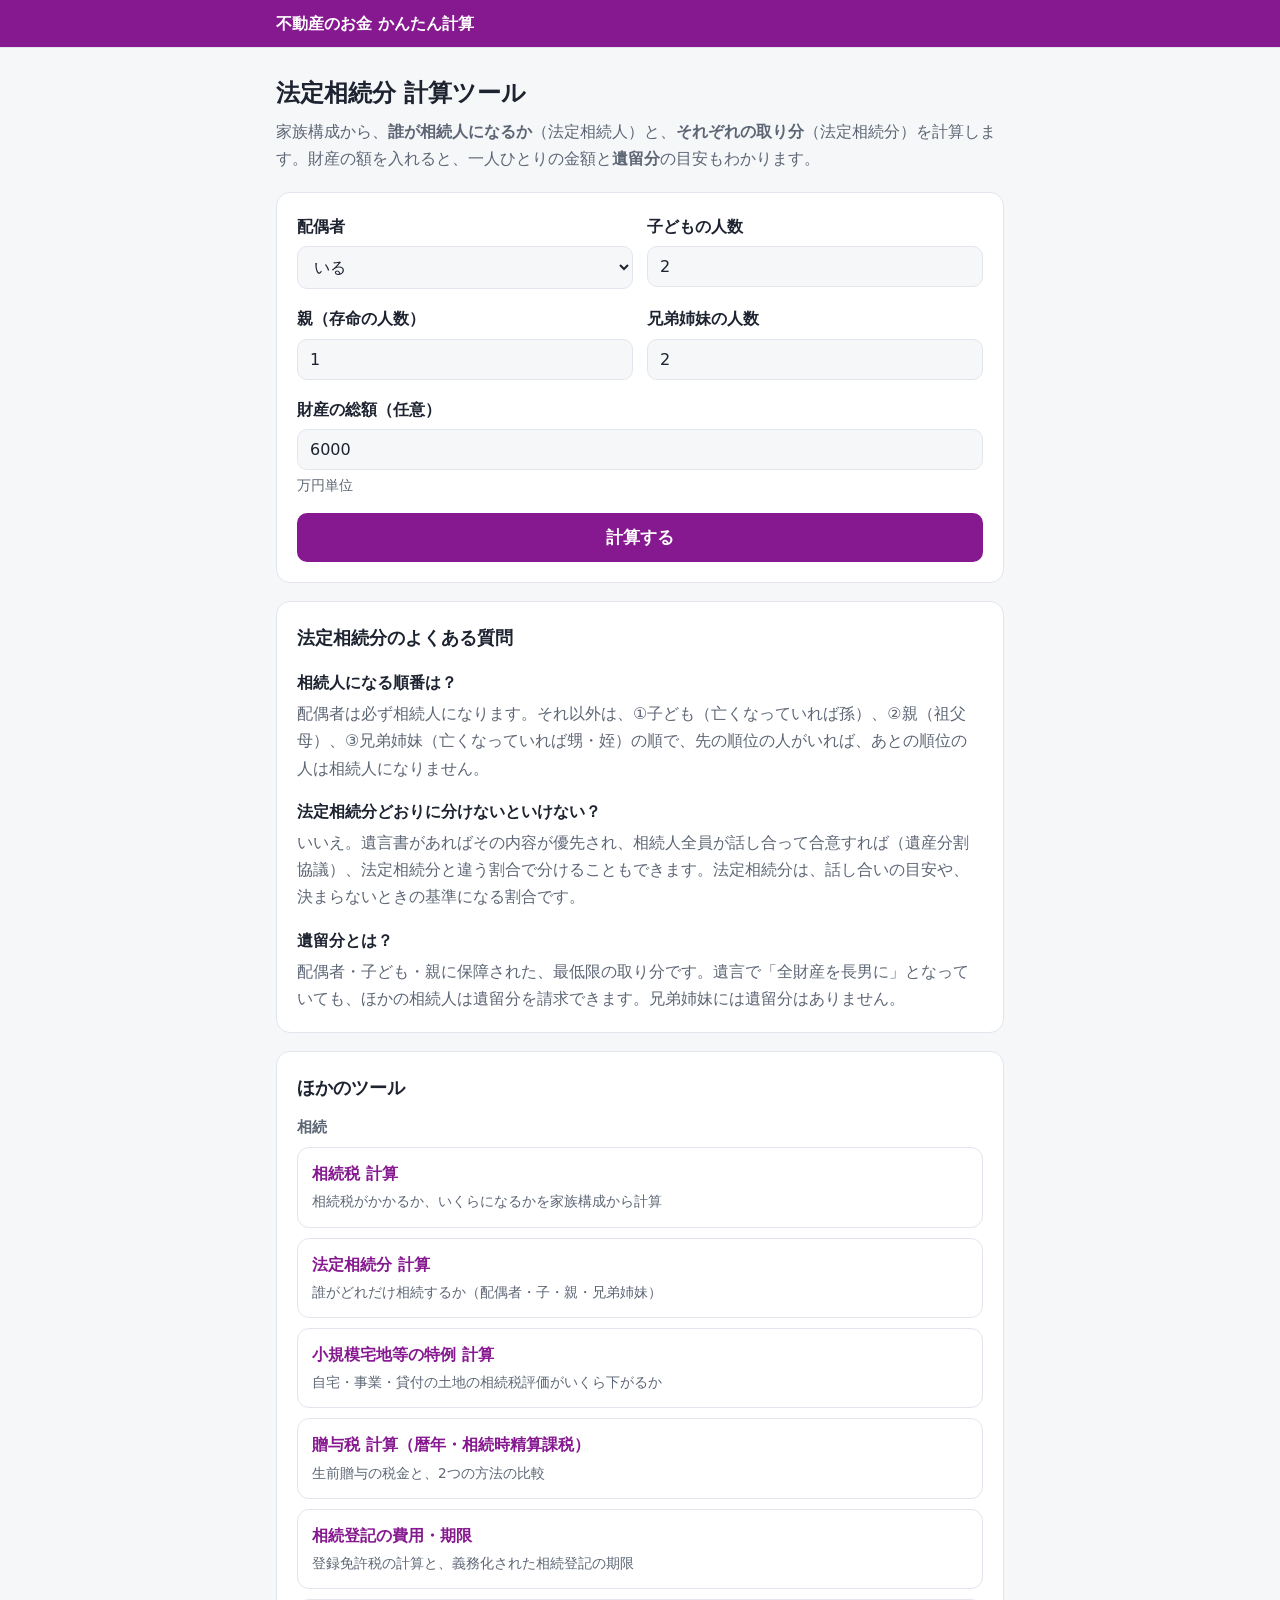
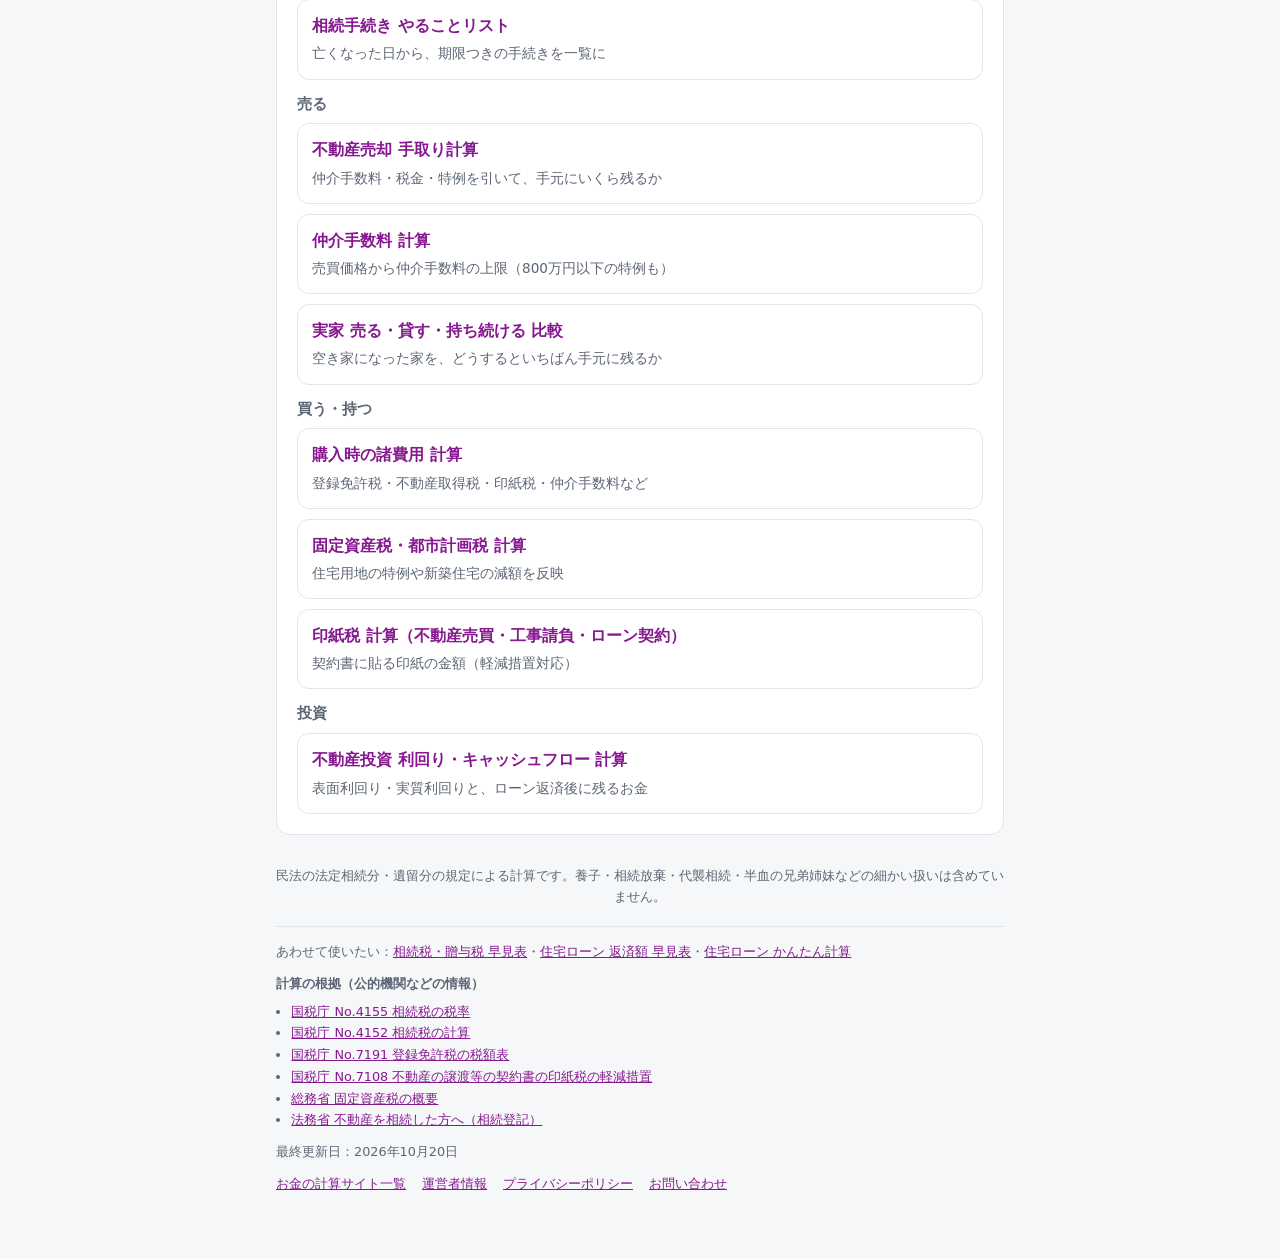
<file: souzokubun/index.html>
<!doctype html>
<html lang="ja">
<head>
<meta charset="utf-8">
<meta name="viewport" content="width=device-width, initial-scale=1">
<title>法定相続分 計算ツール｜誰がどれだけ相続する？配偶者・子・親・兄弟姉妹の割合と金額</title>
<meta name="description" content="家族構成と財産の額を入れるだけで、民法で決められた法定相続人と法定相続分（配偶者と子は2分の1ずつ、など）、一人ひとりが相続する金額を計算。遺留分の目安もわかる無料ツールです。">
<link rel="canonical" href="https://okanenokeisan.com/fudosan/souzokubun/">
<!--sw-head-->
<meta property="og:type" content="website">
<meta property="og:site_name" content="不動産のお金 かんたん計算">
<meta property="og:title" content="法定相続分 計算ツール｜誰がどれだけ相続する？配偶者・子・親・兄弟姉妹の割合と金額">
<meta property="og:description" content="家族構成と財産の額を入れるだけで、民法で決められた法定相続人と法定相続分（配偶者と子は2分の1ずつ、など）、一人ひとりが相続する金額を計算。遺留分の目安もわかる無料ツールです。">
<meta property="og:url" content="https://okanenokeisan.com/fudosan/souzokubun/">
<meta property="og:locale" content="ja_JP">
<meta name="twitter:card" content="summary">
<link rel="icon" href="/favicon.ico" sizes="48x48">
<link rel="icon" href="/favicon.svg" type="image/svg+xml">
<script async src="https://www.googletagmanager.com/gtag/js?id=G-CTGWFB173X"></script>
<script>window.dataLayer=window.dataLayer||[];function gtag(){dataLayer.push(arguments);}gtag('js',new Date());gtag('config','G-CTGWFB173X');</script>
<!--/sw-head-->
<link rel="stylesheet" href="../assets/style.css">
</head>
<body>
<header class="site-header"><div><a href="/fudosan/">不動産のお金 かんたん計算</a></div></header>
<div class="wrap">
  <h1>法定相続分 計算ツール</h1>
  <p class="lead">家族構成から、<strong>誰が相続人になるか</strong>（法定相続人）と、<strong>それぞれの取り分</strong>（法定相続分）を計算します。財産の額を入れると、一人ひとりの金額と<strong>遺留分</strong>の目安もわかります。</p>

  <div class="card">
    <div class="row">
      <div class="field"><label for="spouse">配偶者</label><select id="spouse"><option value="1">いる</option><option value="0">いない</option></select></div>
      <div class="field"><label for="children">子どもの人数</label><input type="number" id="children" min="0" max="10" value="2"></div>
    </div>
    <div class="row">
      <div class="field"><label for="parents">親（存命の人数）</label><input type="number" id="parents" min="0" max="2" value="1"></div>
      <div class="field"><label for="siblings">兄弟姉妹の人数</label><input type="number" id="siblings" min="0" max="10" value="2"></div>
    </div>
    <div class="field"><label for="estate">財産の総額（任意）</label><input type="number" id="estate" min="0" value="6000"><div class="hint">万円単位</div></div>
    <button id="calc">計算する</button>
  </div>

  <div class="card" id="result" hidden></div>

  <div class="ad">広告スペース</div>

  <div class="card faq">
    <h2>法定相続分のよくある質問</h2>
    <h3>相続人になる順番は？</h3>
    <p>配偶者は必ず相続人になります。それ以外は、①子ども（亡くなっていれば孫）、②親（祖父母）、③兄弟姉妹（亡くなっていれば甥・姪）の順で、先の順位の人がいれば、あとの順位の人は相続人になりません。</p>
    <h3>法定相続分どおりに分けないといけない？</h3>
    <p>いいえ。遺言書があればその内容が優先され、相続人全員が話し合って合意すれば（遺産分割協議）、法定相続分と違う割合で分けることもできます。法定相続分は、話し合いの目安や、決まらないときの基準になる割合です。</p>
    <h3>遺留分とは？</h3>
    <p>配偶者・子ども・親に保障された、最低限の取り分です。遺言で「全財産を長男に」となっていても、ほかの相続人は遺留分を請求できます。兄弟姉妹には遺留分はありません。</p>
  </div>

  <div class="card" id="related"></div>

  <footer>民法の法定相続分・遺留分の規定による計算です。養子・相続放棄・代襲相続・半血の兄弟姉妹などの細かい扱いは含めていません。</footer>
<!--sw-foot-->
<div style="font-size:.8rem;color:var(--muted);margin-top:18px;border-top:1px solid var(--line);padding-top:14px"><p style="margin:0 0 10px">あわせて使いたい：<a href="/souzoku/">相続税・贈与税 早見表</a>・<a href="/hensai/">住宅ローン 返済額 早見表</a>・<a href="/jutaku/">住宅ローン かんたん計算</a></p><p style="margin:0 0 6px;font-weight:600">計算の根拠（公的機関などの情報）</p><ul style="margin:0 0 10px;padding-left:1.2em"><li><a href="https://www.nta.go.jp/taxes/shiraberu/taxanswer/sozoku/4155.htm" target="_blank" rel="noopener">国税庁 No.4155 相続税の税率</a></li><li><a href="https://www.nta.go.jp/taxes/shiraberu/taxanswer/sozoku/4152.htm" target="_blank" rel="noopener">国税庁 No.4152 相続税の計算</a></li><li><a href="https://www.nta.go.jp/taxes/shiraberu/taxanswer/inshi/7191.htm" target="_blank" rel="noopener">国税庁 No.7191 登録免許税の税額表</a></li><li><a href="https://www.nta.go.jp/taxes/shiraberu/taxanswer/inshi/7108.htm" target="_blank" rel="noopener">国税庁 No.7108 不動産の譲渡等の契約書の印紙税の軽減措置</a></li><li><a href="https://www.soumu.go.jp/main_sosiki/jichi_zeisei/czaisei/czaisei_seido/149767_08.html" target="_blank" rel="noopener">総務省 固定資産税の概要</a></li><li><a href="https://www.moj.go.jp/MINJI/minji05_00435.html" target="_blank" rel="noopener">法務省 不動産を相続した方へ（相続登記）</a></li></ul><p style="margin:0 0 10px">最終更新日：2026年10月20日</p><nav style="display:flex;flex-wrap:wrap;gap:6px 16px"><a href="/sites/">お金の計算サイト一覧</a><a href="/about/">運営者情報</a><a href="/privacy/">プライバシーポリシー</a><a href="/contact/">お問い合わせ</a></nav></div>
<!--/sw-foot-->
</div>

<script src="../assets/site.js"></script>
<script>
const $ = id => document.getElementById(id);
function calc() {
  const out = $("result");
  out.hidden = false;
  const fam = { spouse: $("spouse").value === "1", children: Math.floor(num("children")), parents: Math.floor(num("parents")), siblings: Math.floor(num("siblings")) };
  const hs = heirs(fam);
  if (!hs.length) { out.innerHTML = '<p class="err">法定相続人がいません。財産は、特別縁故者への分与などを経て、最終的には国のものになります。</p>'; return; }
  const estate = num("estate") * MAN;
  // 遺留分：直系尊属のみなら財産の1/3、それ以外は1/2（兄弟姉妹はなし）
  const onlyParents = !fam.spouse && fam.children === 0 && fam.parents > 0;
  const iryuTotal = onlyParents ? 1 / 3 : 1 / 2;
  const order = fam.children > 0 ? "第1順位（子ども）" : fam.parents > 0 ? "第2順位（親）" : fam.siblings > 0 ? "第3順位（兄弟姉妹）" : "配偶者のみ";
  out.innerHTML = `
    <div class="big">
      <div class="stat"><div class="k">法定相続人</div><div class="v">${hs.length}人</div></div>
      <div class="stat"><div class="k">相続する順位</div><div class="v" style="font-size:1rem">${order}</div></div>
      <div class="stat"><div class="k">相続税の基礎控除</div><div class="v">${man(30000000 + 6000000 * hs.length)}</div></div>
    </div>
    <table class="info"><tr><th>相続人</th><th class="num">法定相続分</th>${estate ? '<th class="num">金額</th>' : ""}<th class="num">遺留分</th></tr>
      ${hs.map(h => { const iryu = h.add20 ? 0 : iryuTotal * h.share; return `<tr><td>${h.who}</td><td class="num">${frac(h.share)}</td>${estate ? `<td class="num">${man(estate * h.share)}</td>` : ""}<td class="num">${iryu ? frac(iryu) + (estate ? `（${man(estate * iryu)}）` : "") : "なし"}</td></tr>`; }).join("")}
    </table>
    ${fam.children > 0 && (fam.parents || fam.siblings) ? '<p class="note">子どもがいるので、親や兄弟姉妹は相続人になりません。</p>' : ""}
    <p class="note">相続税がかかるかどうかは → <a href="/fudosan/">相続税 計算</a></p>`;
  out.scrollIntoView({ behavior: "smooth", block: "start" });
}
$("calc").addEventListener("click", calc);
</script>
</body>
</html>
</file>
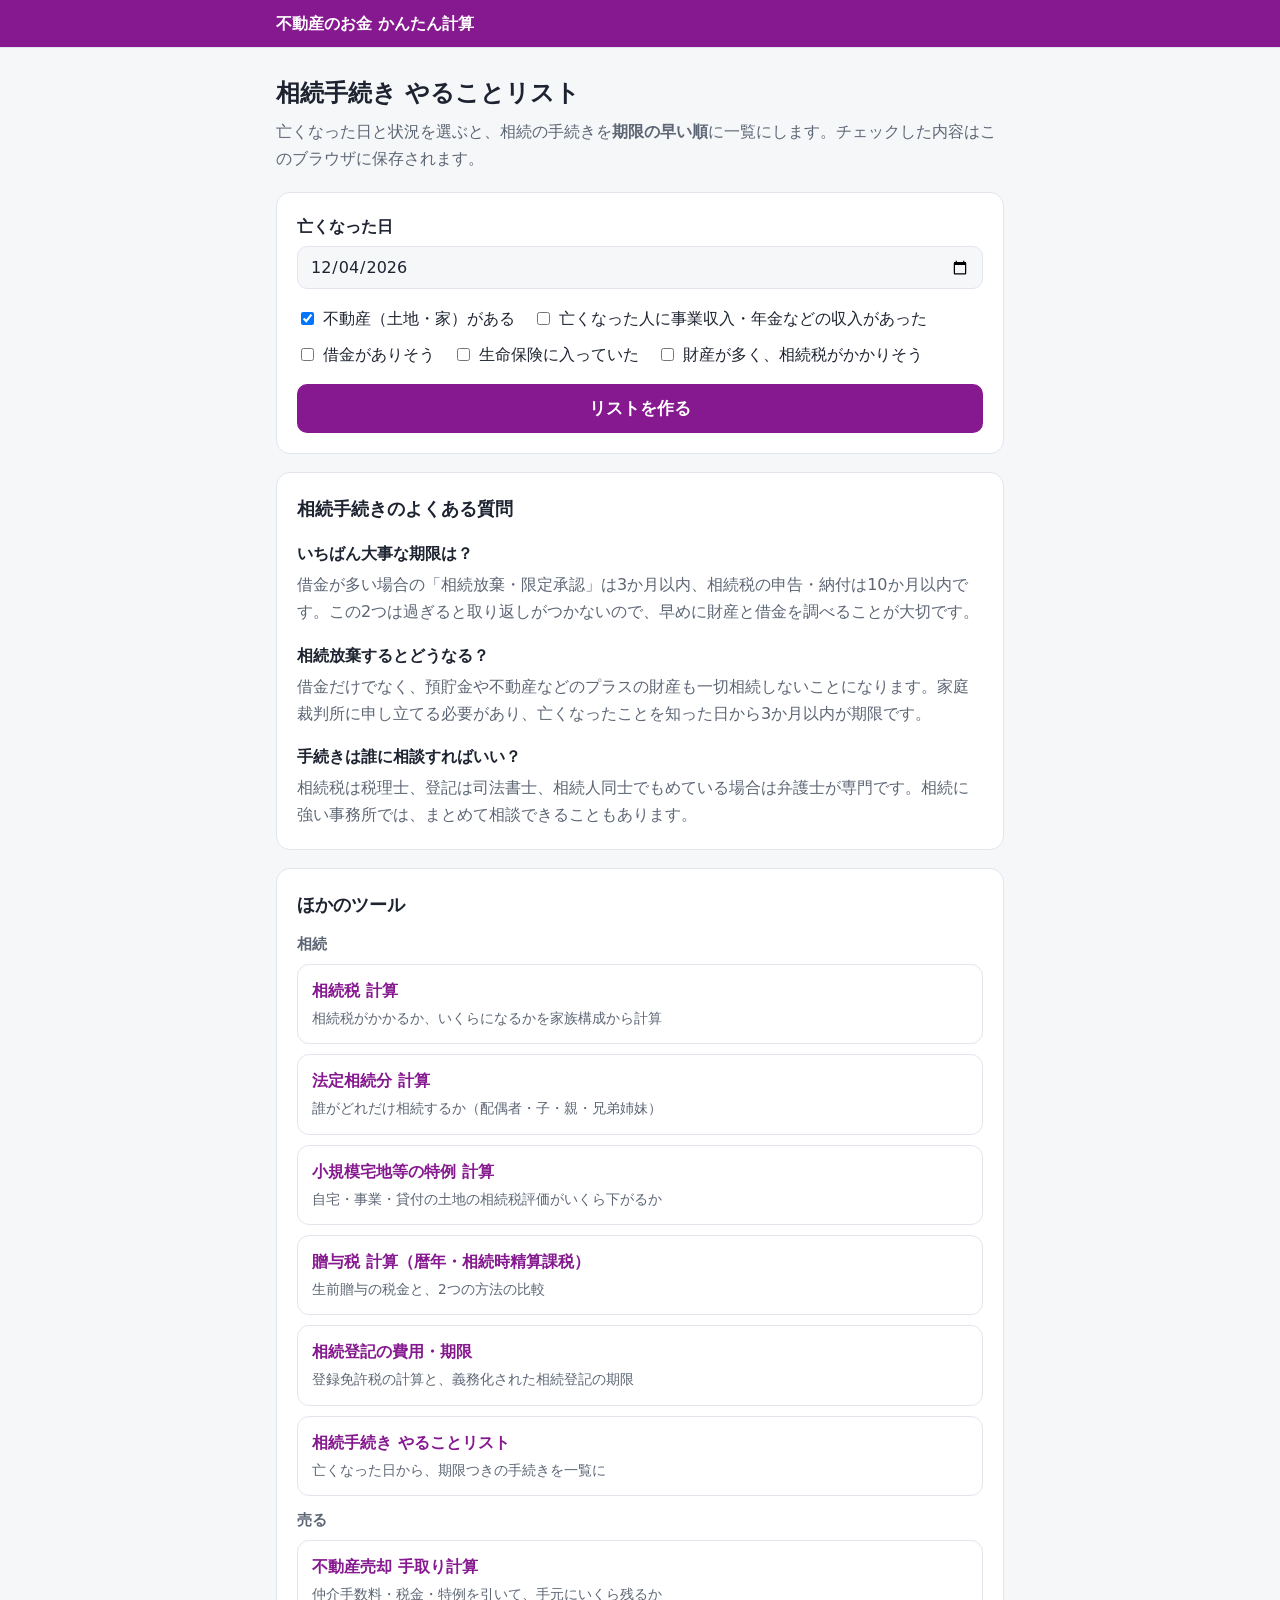
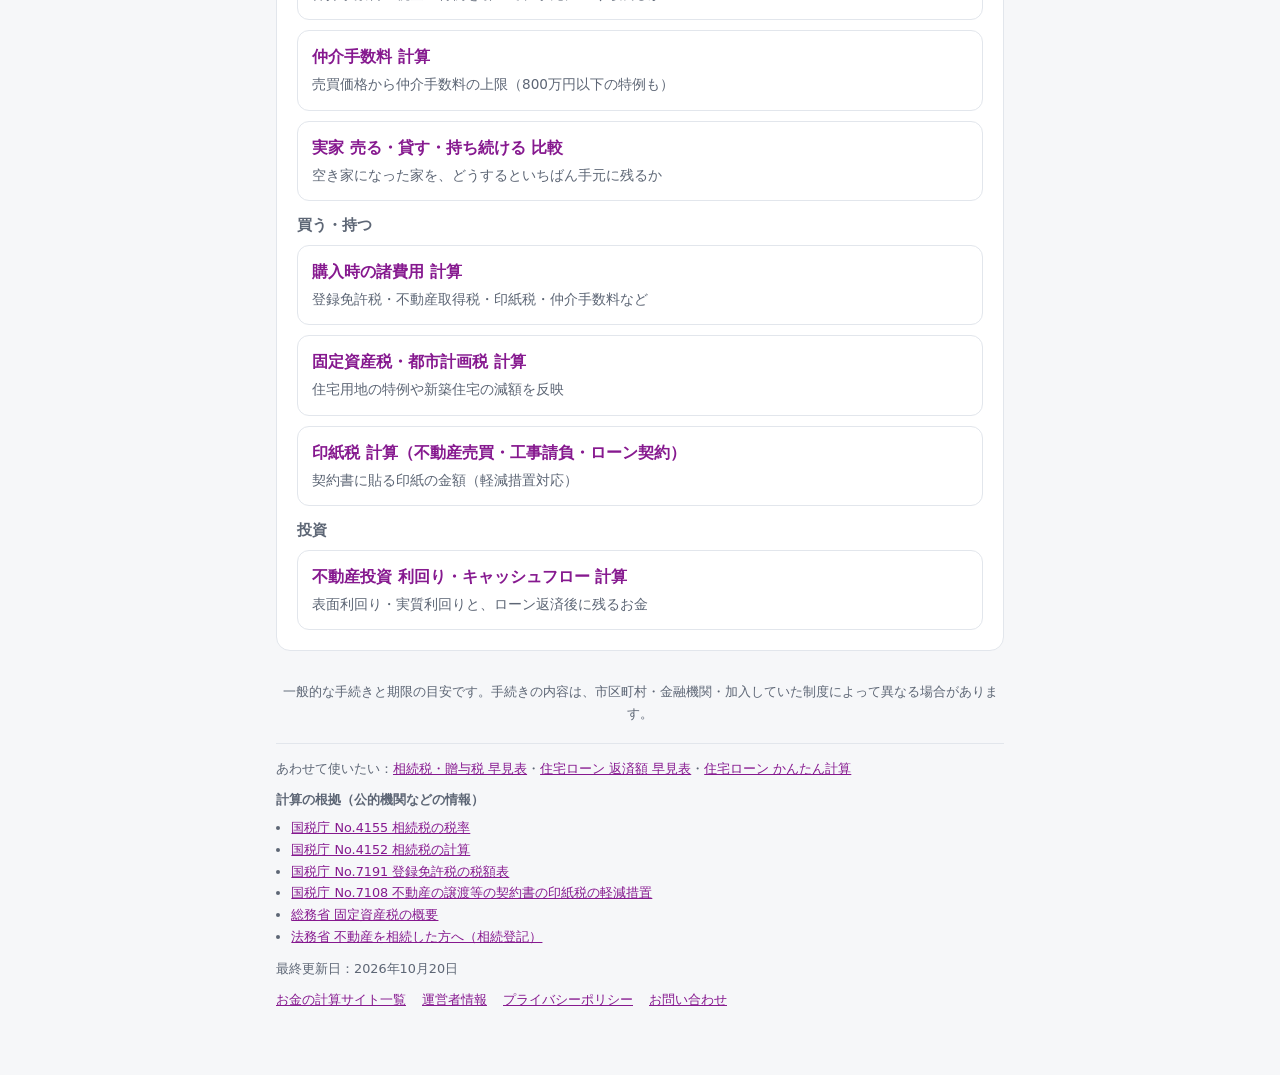
<file: tetsuzuki/index.html>
<!doctype html>
<html lang="ja">
<head>
<meta charset="utf-8">
<meta name="viewport" content="width=device-width, initial-scale=1">
<title>相続手続き やることリスト【期限つき・自動作成】｜7日・14日・3か月・4か月・10か月・3年</title>
<meta name="description" content="亡くなった日を入れるだけで、相続の手続き（死亡届・年金・健康保険・相続放棄・準確定申告・相続税の申告・相続登記・保険金の請求など）を期限つきのチェックリストで自動作成する無料ツールです。">
<link rel="canonical" href="https://okanenokeisan.com/fudosan/tetsuzuki/">
<!--sw-head-->
<meta property="og:type" content="website">
<meta property="og:site_name" content="不動産のお金 かんたん計算">
<meta property="og:title" content="相続手続き やることリスト【期限つき・自動作成】｜7日・14日・3か月・4か月・10か月・3年">
<meta property="og:description" content="亡くなった日を入れるだけで、相続の手続き（死亡届・年金・健康保険・相続放棄・準確定申告・相続税の申告・相続登記・保険金の請求など）を期限つきのチェックリストで自動作成する無料ツールです。">
<meta property="og:url" content="https://okanenokeisan.com/fudosan/tetsuzuki/">
<meta property="og:locale" content="ja_JP">
<meta name="twitter:card" content="summary">
<link rel="icon" href="/favicon.ico" sizes="48x48">
<link rel="icon" href="/favicon.svg" type="image/svg+xml">
<script async src="https://www.googletagmanager.com/gtag/js?id=G-CTGWFB173X"></script>
<script>window.dataLayer=window.dataLayer||[];function gtag(){dataLayer.push(arguments);}gtag('js',new Date());gtag('config','G-CTGWFB173X');</script>
<!--/sw-head-->
<link rel="stylesheet" href="../assets/style.css">
<style>
.group{margin-top:18px}.group h3{font-size:1rem;margin:0 0 8px}
.item{display:flex;gap:10px;align-items:flex-start;padding:10px 0;border-bottom:1px solid var(--line)}
.item input{margin-top:5px;width:18px;height:18px;flex:none}.item .body{flex:1}.item .ttl{font-weight:600}
.item .due{font-size:.85rem;color:var(--warn);font-weight:700}.item .desc{font-size:.88rem;color:var(--muted)}
.item.done .ttl{text-decoration:line-through;color:var(--muted)}
.progress{height:8px;background:var(--bg);border-radius:99px;overflow:hidden;margin-top:6px}.progress div{height:100%;background:var(--good);width:0}
</style>
</head>
<body>
<header class="site-header"><div><a href="/fudosan/">不動産のお金 かんたん計算</a></div></header>
<div class="wrap">
  <h1>相続手続き やることリスト</h1>
  <p class="lead">亡くなった日と状況を選ぶと、相続の手続きを<strong>期限の早い順</strong>に一覧にします。チェックした内容はこのブラウザに保存されます。</p>

  <div class="card">
    <div class="field"><label for="date">亡くなった日</label><input type="date" id="date"></div>
    <div class="field"><div class="checks">
      <label><input type="checkbox" id="estate" checked>不動産（土地・家）がある</label>
      <label><input type="checkbox" id="business">亡くなった人に事業収入・年金などの収入があった</label>
      <label><input type="checkbox" id="debt">借金がありそう</label>
      <label><input type="checkbox" id="ins">生命保険に入っていた</label>
      <label><input type="checkbox" id="big">財産が多く、相続税がかかりそう</label>
    </div></div>
    <button id="make">リストを作る</button>
  </div>

  <div class="card" id="result" hidden></div>

  <div class="ad">広告スペース</div>

  <div class="card faq">
    <h2>相続手続きのよくある質問</h2>
    <h3>いちばん大事な期限は？</h3>
    <p>借金が多い場合の「相続放棄・限定承認」は3か月以内、相続税の申告・納付は10か月以内です。この2つは過ぎると取り返しがつかないので、早めに財産と借金を調べることが大切です。</p>
    <h3>相続放棄するとどうなる？</h3>
    <p>借金だけでなく、預貯金や不動産などのプラスの財産も一切相続しないことになります。家庭裁判所に申し立てる必要があり、亡くなったことを知った日から3か月以内が期限です。</p>
    <h3>手続きは誰に相談すればいい？</h3>
    <p>相続税は税理士、登記は司法書士、相続人同士でもめている場合は弁護士が専門です。相続に強い事務所では、まとめて相談できることもあります。</p>
  </div>

  <div class="card" id="related"></div>

  <footer>一般的な手続きと期限の目安です。手続きの内容は、市区町村・金融機関・加入していた制度によって異なる場合があります。</footer>
<!--sw-foot-->
<div style="font-size:.8rem;color:var(--muted);margin-top:18px;border-top:1px solid var(--line);padding-top:14px"><p style="margin:0 0 10px">あわせて使いたい：<a href="/souzoku/">相続税・贈与税 早見表</a>・<a href="/hensai/">住宅ローン 返済額 早見表</a>・<a href="/jutaku/">住宅ローン かんたん計算</a></p><p style="margin:0 0 6px;font-weight:600">計算の根拠（公的機関などの情報）</p><ul style="margin:0 0 10px;padding-left:1.2em"><li><a href="https://www.nta.go.jp/taxes/shiraberu/taxanswer/sozoku/4155.htm" target="_blank" rel="noopener">国税庁 No.4155 相続税の税率</a></li><li><a href="https://www.nta.go.jp/taxes/shiraberu/taxanswer/sozoku/4152.htm" target="_blank" rel="noopener">国税庁 No.4152 相続税の計算</a></li><li><a href="https://www.nta.go.jp/taxes/shiraberu/taxanswer/inshi/7191.htm" target="_blank" rel="noopener">国税庁 No.7191 登録免許税の税額表</a></li><li><a href="https://www.nta.go.jp/taxes/shiraberu/taxanswer/inshi/7108.htm" target="_blank" rel="noopener">国税庁 No.7108 不動産の譲渡等の契約書の印紙税の軽減措置</a></li><li><a href="https://www.soumu.go.jp/main_sosiki/jichi_zeisei/czaisei/czaisei_seido/149767_08.html" target="_blank" rel="noopener">総務省 固定資産税の概要</a></li><li><a href="https://www.moj.go.jp/MINJI/minji05_00435.html" target="_blank" rel="noopener">法務省 不動産を相続した方へ（相続登記）</a></li></ul><p style="margin:0 0 10px">最終更新日：2026年10月20日</p><nav style="display:flex;flex-wrap:wrap;gap:6px 16px"><a href="/sites/">お金の計算サイト一覧</a><a href="/about/">運営者情報</a><a href="/privacy/">プライバシーポリシー</a><a href="/contact/">お問い合わせ</a></nav></div>
<!--/sw-foot-->
</div>

<script src="../assets/site.js"></script>
<script>
const $ = id => document.getElementById(id);
const STORE = "fudosan-tetsuzuki";
let checked = {};
try { checked = JSON.parse(localStorage.getItem(STORE) || "{}"); } catch { checked = {}; }
const save = () => { try { localStorage.setItem(STORE, JSON.stringify(checked)); } catch {} };
const tt = new Date();
$("date").value = `${tt.getFullYear()}-${String(tt.getMonth() + 1).padStart(2, "0")}-${String(tt.getDate()).padStart(2, "0")}`;
const WD = ["日", "月", "火", "水", "木", "金", "土"];
const fmt = d => `${d.getFullYear()}年${d.getMonth() + 1}月${d.getDate()}日（${WD[d.getDay()]}）`;

function build(D) {
  const plus = (days = 0, months = 0, years = 0) => new Date(D.getFullYear() + years, D.getMonth() + months, D.getDate() + days);
  const g = [];
  g.push({ h: "すぐ〜14日以内", items: [
    { id: "shibou", t: "死亡届を出す（火葬許可の申請）", due: fmt(plus(6)), d: "亡くなったことを知った日から7日以内。葬儀会社が代行してくれることが多いです。" },
    { id: "nenkin", t: "年金の受給を止める", due: fmt(plus(13)), d: "年金を受け取っていた場合。国民年金は14日以内、厚生年金は10日以内（マイナンバーが登録されていれば省略できる場合あり）。" },
    { id: "kenpo", t: "健康保険の資格喪失・介護保険の手続き", due: fmt(plus(13)), d: "国民健康保険・後期高齢者医療・介護保険の保険証を市区町村に返します。" },
    { id: "setainushi", t: "世帯主の変更届", due: fmt(plus(13)), d: "亡くなった人が世帯主で、残った世帯員が2人以上の場合。" },
  ]});
  const m3 = [
    { id: "yuigon", t: "遺言書があるか確認する", due: "できるだけ早く", d: "自筆の遺言書は家庭裁判所の検認が必要です（法務局で保管されていた場合は不要）。" },
    { id: "zaisan", t: "財産と借金を調べる（預貯金・不動産・株・借入）", due: "できるだけ早く", d: "相続放棄するかどうかを決めるために必要です。" },
  ];
  if ($("debt").checked) m3.push({ id: "houki", t: "相続放棄・限定承認をするか決める", due: fmt(plus(0, 3)), d: "亡くなったことを知った日から3か月以内に家庭裁判所へ。過ぎると原則として借金も相続します。" });
  g.push({ h: "3か月以内", items: m3 });
  if ($("business").checked) g.push({ h: "4か月以内", items: [{ id: "junkakutei", t: "準確定申告（亡くなった人の所得税の申告）", due: fmt(plus(0, 4)), d: "亡くなった年の1月1日から亡くなった日までの所得を、相続人が申告します。" }] });
  const m10 = [{ id: "bunkatsu", t: "遺産分割協議（誰が何を相続するか話し合う）", due: $("big").checked ? `${fmt(plus(0, 10))}までに` : "早めに", d: "相続人全員で合意したら、遺産分割協議書を作って全員が署名・実印を押します。" }];
  if ($("big").checked) m10.push({ id: "souzokuzei", t: "相続税の申告・納付", due: fmt(plus(0, 10)), d: "亡くなったことを知った日の翌日から10か月以内。小規模宅地等の特例や配偶者の税額軽減を使う場合も申告が必要です。" });
  g.push({ h: "10か月以内", items: m10 });
  const later = [];
  if ($("estate").checked) later.push({ id: "touki", t: "相続登記（不動産の名義変更）", due: fmt(plus(0, 0, 3)), d: "相続を知った日から3年以内に義務化。正当な理由なく遅れると10万円以下の過料の対象です。" });
  if ($("ins").checked) later.push({ id: "hoken", t: "生命保険金を請求する", due: fmt(plus(0, 0, 3)), d: "多くの保険会社では3年で時効になります。受取人が請求します。" });
  later.push({ id: "izoku", t: "遺族年金を請求する", due: fmt(plus(0, 0, 5)), d: "受け取れる人がいる場合。5年を過ぎると、さかのぼって受け取れない分が出ます。" });
  later.push({ id: "sousai", t: "葬祭費・埋葬料を請求する", due: fmt(plus(0, 0, 2)), d: "国民健康保険・後期高齢者医療は葬祭費、会社の健康保険は埋葬料。2年で時効。" });
  later.push({ id: "meigi", t: "預貯金・株・車・公共料金などの名義変更・解約", due: "遺産分割がまとまったら", d: "" });
  g.push({ h: "そのあとの手続き", items: later });
  return g;
}

function render() {
  const out = $("result");
  out.hidden = false;
  const v = $("date").value;
  if (!v) { out.innerHTML = '<p class="err">亡くなった日を入力してください。</p>'; return; }
  const [y, m, d] = v.split("-").map(Number);
  const groups = build(new Date(y, m - 1, d));
  const all = groups.flatMap(x => x.items);
  out.innerHTML = `<h2>相続手続きのリスト（全${all.length}件）</h2><div class="hint" id="count"></div><div class="progress"><div id="bar"></div></div>
    ${groups.map(x => `<div class="group"><h3>${x.h}</h3>${x.items.map(i => `<label class="item ${checked[i.id] ? "done" : ""}" data-id="${i.id}"><input type="checkbox" ${checked[i.id] ? "checked" : ""}><div class="body"><div class="ttl">${i.t}</div><div class="due">期限：${i.due}</div>${i.d ? `<div class="desc">${i.d}</div>` : ""}</div></label>`).join("")}</div>`).join("")}
    <p class="note">チェックの状態はこのブラウザに保存されます。相続した家を使わないなら、売るか貸すかも早めに検討しましょう → <a href="/fudosan/urukasu/">実家 売る・貸す・持ち続ける 比較</a></p>`;
  const update = () => { const done = all.filter(i => checked[i.id]).length; $("count").textContent = `${done} / ${all.length} 件 完了`; $("bar").style.width = `${done / all.length * 100}%`; };
  out.querySelectorAll(".item input").forEach(cb => cb.addEventListener("change", () => { const it = cb.closest(".item"); checked[it.dataset.id] = cb.checked; it.classList.toggle("done", cb.checked); save(); update(); }));
  update();
  out.scrollIntoView({ behavior: "smooth", block: "start" });
}
$("make").addEventListener("click", render);
</script>
</body>
</html>
</file>
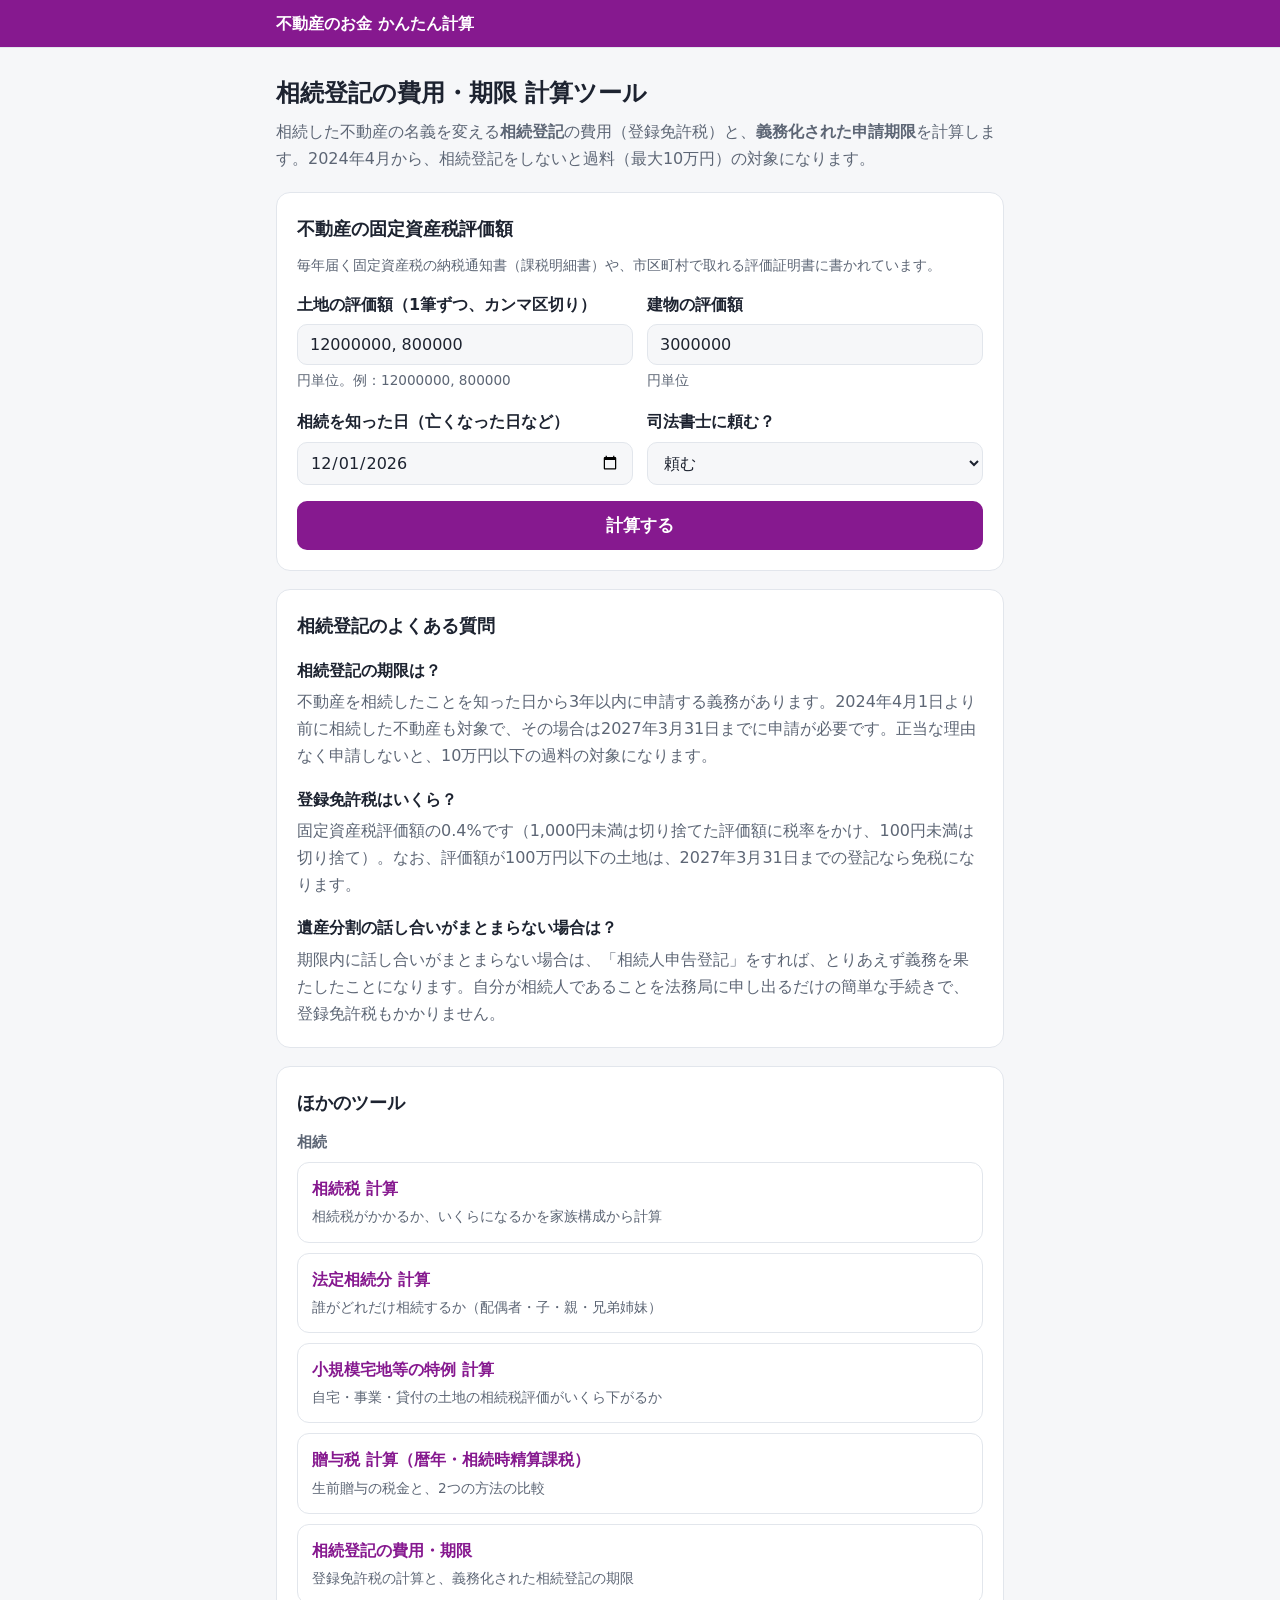
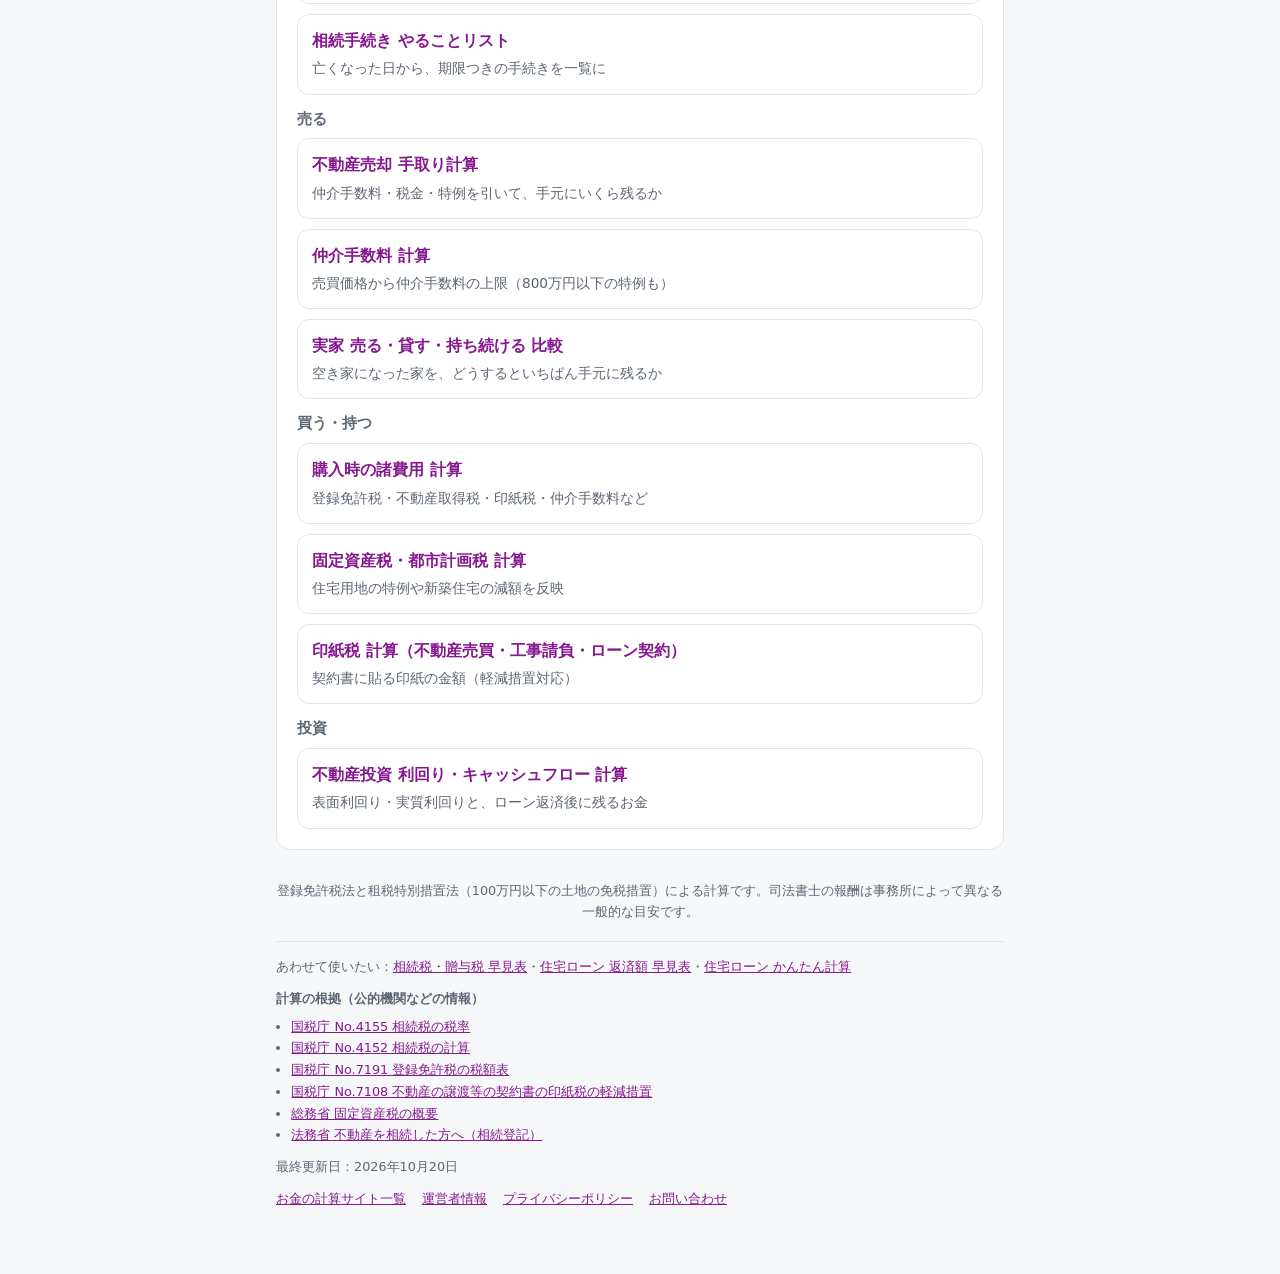
<file: touki/index.html>
<!doctype html>
<html lang="ja">
<head>
<meta charset="utf-8">
<meta name="viewport" content="width=device-width, initial-scale=1">
<title>相続登記の費用・期限 計算ツール｜登録免許税（0.4%）と義務化の期限（3年）・過料</title>
<meta name="description" content="土地・建物の固定資産税評価額を入れるだけで、相続登記の登録免許税（評価額の0.4%）と費用の目安を計算。100万円以下の土地の免税措置や、2024年4月から義務化された相続登記の期限（3年以内）もわかる無料ツールです。">
<link rel="canonical" href="https://okanenokeisan.com/fudosan/touki/">
<!--sw-head-->
<meta property="og:type" content="website">
<meta property="og:site_name" content="不動産のお金 かんたん計算">
<meta property="og:title" content="相続登記の費用・期限 計算ツール｜登録免許税（0.4%）と義務化の期限（3年）・過料">
<meta property="og:description" content="土地・建物の固定資産税評価額を入れるだけで、相続登記の登録免許税（評価額の0.4%）と費用の目安を計算。100万円以下の土地の免税措置や、2024年4月から義務化された相続登記の期限（3年以内）もわかる無料ツールです。">
<meta property="og:url" content="https://okanenokeisan.com/fudosan/touki/">
<meta property="og:locale" content="ja_JP">
<meta name="twitter:card" content="summary">
<link rel="icon" href="/favicon.ico" sizes="48x48">
<link rel="icon" href="/favicon.svg" type="image/svg+xml">
<script async src="https://www.googletagmanager.com/gtag/js?id=G-CTGWFB173X"></script>
<script>window.dataLayer=window.dataLayer||[];function gtag(){dataLayer.push(arguments);}gtag('js',new Date());gtag('config','G-CTGWFB173X');</script>
<!--/sw-head-->
<link rel="stylesheet" href="../assets/style.css">
</head>
<body>
<header class="site-header"><div><a href="/fudosan/">不動産のお金 かんたん計算</a></div></header>
<div class="wrap">
  <h1>相続登記の費用・期限 計算ツール</h1>
  <p class="lead">相続した不動産の名義を変える<strong>相続登記</strong>の費用（登録免許税）と、<strong>義務化された申請期限</strong>を計算します。2024年4月から、相続登記をしないと過料（最大10万円）の対象になります。</p>

  <div class="card">
    <h2>不動産の固定資産税評価額</h2>
    <p class="hint">毎年届く固定資産税の納税通知書（課税明細書）や、市区町村で取れる評価証明書に書かれています。</p>
    <div class="row">
      <div class="field"><label for="lands">土地の評価額（1筆ずつ、カンマ区切り）</label><input type="text" id="lands" value="12000000, 800000"><div class="hint">円単位。例：12000000, 800000</div></div>
      <div class="field"><label for="building">建物の評価額</label><input type="number" id="building" min="0" value="3000000"><div class="hint">円単位</div></div>
    </div>
    <div class="row">
      <div class="field"><label for="date">相続を知った日（亡くなった日など）</label><input type="date" id="date"></div>
      <div class="field"><label for="pro">司法書士に頼む？</label><select id="pro"><option value="yes">頼む</option><option value="no">自分でやる</option></select></div>
    </div>
    <button id="calc">計算する</button>
  </div>

  <div class="card" id="result" hidden></div>

  <div class="ad">広告スペース</div>

  <div class="card faq">
    <h2>相続登記のよくある質問</h2>
    <h3>相続登記の期限は？</h3>
    <p>不動産を相続したことを知った日から3年以内に申請する義務があります。2024年4月1日より前に相続した不動産も対象で、その場合は2027年3月31日までに申請が必要です。正当な理由なく申請しないと、10万円以下の過料の対象になります。</p>
    <h3>登録免許税はいくら？</h3>
    <p>固定資産税評価額の0.4%です（1,000円未満は切り捨てた評価額に税率をかけ、100円未満は切り捨て）。なお、評価額が100万円以下の土地は、2027年3月31日までの登記なら免税になります。</p>
    <h3>遺産分割の話し合いがまとまらない場合は？</h3>
    <p>期限内に話し合いがまとまらない場合は、「相続人申告登記」をすれば、とりあえず義務を果たしたことになります。自分が相続人であることを法務局に申し出るだけの簡単な手続きで、登録免許税もかかりません。</p>
  </div>

  <div class="card" id="related"></div>

  <footer>登録免許税法と租税特別措置法（100万円以下の土地の免税措置）による計算です。司法書士の報酬は事務所によって異なる一般的な目安です。</footer>
<!--sw-foot-->
<div style="font-size:.8rem;color:var(--muted);margin-top:18px;border-top:1px solid var(--line);padding-top:14px"><p style="margin:0 0 10px">あわせて使いたい：<a href="/souzoku/">相続税・贈与税 早見表</a>・<a href="/hensai/">住宅ローン 返済額 早見表</a>・<a href="/jutaku/">住宅ローン かんたん計算</a></p><p style="margin:0 0 6px;font-weight:600">計算の根拠（公的機関などの情報）</p><ul style="margin:0 0 10px;padding-left:1.2em"><li><a href="https://www.nta.go.jp/taxes/shiraberu/taxanswer/sozoku/4155.htm" target="_blank" rel="noopener">国税庁 No.4155 相続税の税率</a></li><li><a href="https://www.nta.go.jp/taxes/shiraberu/taxanswer/sozoku/4152.htm" target="_blank" rel="noopener">国税庁 No.4152 相続税の計算</a></li><li><a href="https://www.nta.go.jp/taxes/shiraberu/taxanswer/inshi/7191.htm" target="_blank" rel="noopener">国税庁 No.7191 登録免許税の税額表</a></li><li><a href="https://www.nta.go.jp/taxes/shiraberu/taxanswer/inshi/7108.htm" target="_blank" rel="noopener">国税庁 No.7108 不動産の譲渡等の契約書の印紙税の軽減措置</a></li><li><a href="https://www.soumu.go.jp/main_sosiki/jichi_zeisei/czaisei/czaisei_seido/149767_08.html" target="_blank" rel="noopener">総務省 固定資産税の概要</a></li><li><a href="https://www.moj.go.jp/MINJI/minji05_00435.html" target="_blank" rel="noopener">法務省 不動産を相続した方へ（相続登記）</a></li></ul><p style="margin:0 0 10px">最終更新日：2026年10月20日</p><nav style="display:flex;flex-wrap:wrap;gap:6px 16px"><a href="/sites/">お金の計算サイト一覧</a><a href="/about/">運営者情報</a><a href="/privacy/">プライバシーポリシー</a><a href="/contact/">お問い合わせ</a></nav></div>
<!--/sw-foot-->
</div>

<script src="../assets/site.js"></script>
<script>
const $ = id => document.getElementById(id);
const tt = new Date();
$("date").value = `${tt.getFullYear()}-${String(tt.getMonth() + 1).padStart(2, "0")}-01`;
const fmt = d => `${d.getFullYear()}年${d.getMonth() + 1}月${d.getDate()}日`;
function calc() {
  const out = $("result");
  out.hidden = false;
  const lands = $("lands").value.split(/[,、\s]+/).map(Number).filter(v => v > 0);
  const building = num("building");
  const [y, m, d] = ($("date").value || "").split("-").map(Number);
  if (!y) { out.innerHTML = '<p class="err">相続を知った日を入力してください。</p>'; return; }
  const nowLimit = new Date(2027, 2, 31);
  const known = new Date(y, m - 1, d);
  const exempt = nowLimit >= new Date(tt.getFullYear(), tt.getMonth(), tt.getDate());
  const landRows = lands.map((v, i) => { const free = exempt && v <= 1000000; return { name: `土地${lands.length > 1 ? i + 1 : ""}`, v, tax: free ? 0 : floor100(floor1000(v) * 0.004), free }; });
  const bTax = building ? floor100(floor1000(building) * 0.004) : 0;
  const tax = landRows.reduce((s, r) => s + r.tax, 0) + bTax;
  const totalTax = tax ? Math.max(1000, tax) : 0;
  const proFee = $("pro").value === "yes" ? 80000 : 0;
  const misc = 10000;
  const deadline = known < new Date(2024, 3, 1) ? nowLimit : new Date(y + 3, m - 1, d);
  const daysLeft = Math.ceil((deadline - tt) / 86400000);
  out.innerHTML = `
    <div class="big">
      <div class="stat warn"><div class="k">登録免許税</div><div class="v">${yen(totalTax)}</div></div>
      <div class="stat"><div class="k">費用の合計の目安</div><div class="v">${yen(totalTax + proFee + misc)}</div></div>
      <div class="stat ${daysLeft < 180 ? "warn" : ""}"><div class="k">相続登記の期限</div><div class="v" style="font-size:1.05rem">${fmt(deadline)}</div></div>
    </div>
    <table class="info">
      ${landRows.map(r => `<tr><td>${r.name}（評価額 ${yen(r.v)}）</td><td class="num">${r.free ? "0円（100万円以下のため免税）" : yen(r.tax)}</td></tr>`).join("")}
      ${building ? `<tr><td>建物（評価額 ${yen(building)}）</td><td class="num">${yen(bTax)}</td></tr>` : ""}
      ${proFee ? `<tr><td>司法書士の報酬（目安）</td><td class="num">${yen(proFee)}前後</td></tr>` : ""}
      <tr><td>戸籍謄本・住民票・評価証明書などの取得費（目安）</td><td class="num">${yen(misc)}前後</td></tr>
    </table>
    <p class="note">${daysLeft >= 0 ? `期限まで <strong>あと${daysLeft.toLocaleString("ja-JP")}日</strong> です。` : `<strong>期限を過ぎています。</strong>すぐに申請するか、相続人申告登記を行いましょう。`}${known < new Date(2024, 3, 1) ? "（2024年4月1日より前の相続なので、期限は2027年3月31日です）" : ""}</p>
    <p class="note">相続した家を使う予定がないなら、売る・貸すといった選択肢も早めに考えておきましょう → <a href="/fudosan/urukasu/">実家 売る・貸す・持ち続ける 比較</a></p>`;
  out.scrollIntoView({ behavior: "smooth", block: "start" });
}
$("calc").addEventListener("click", calc);
</script>
</body>
</html>
</file>
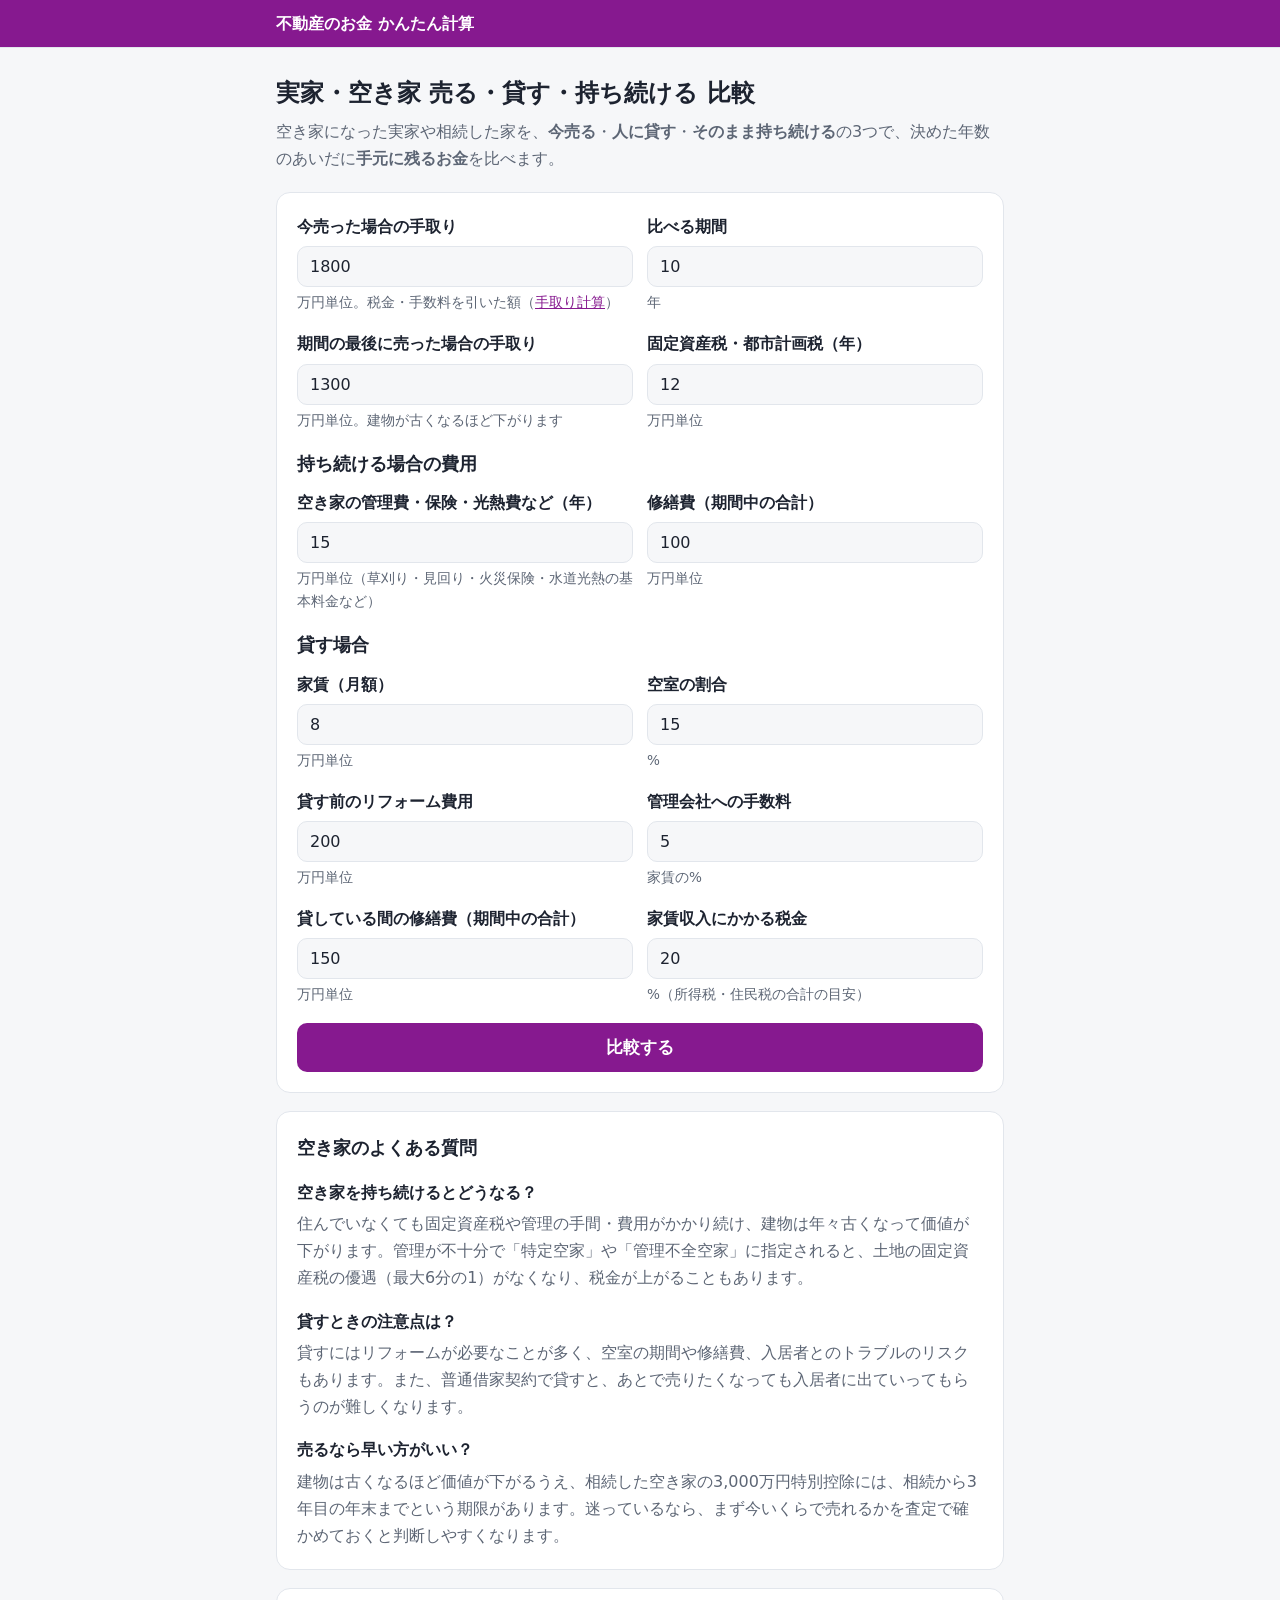
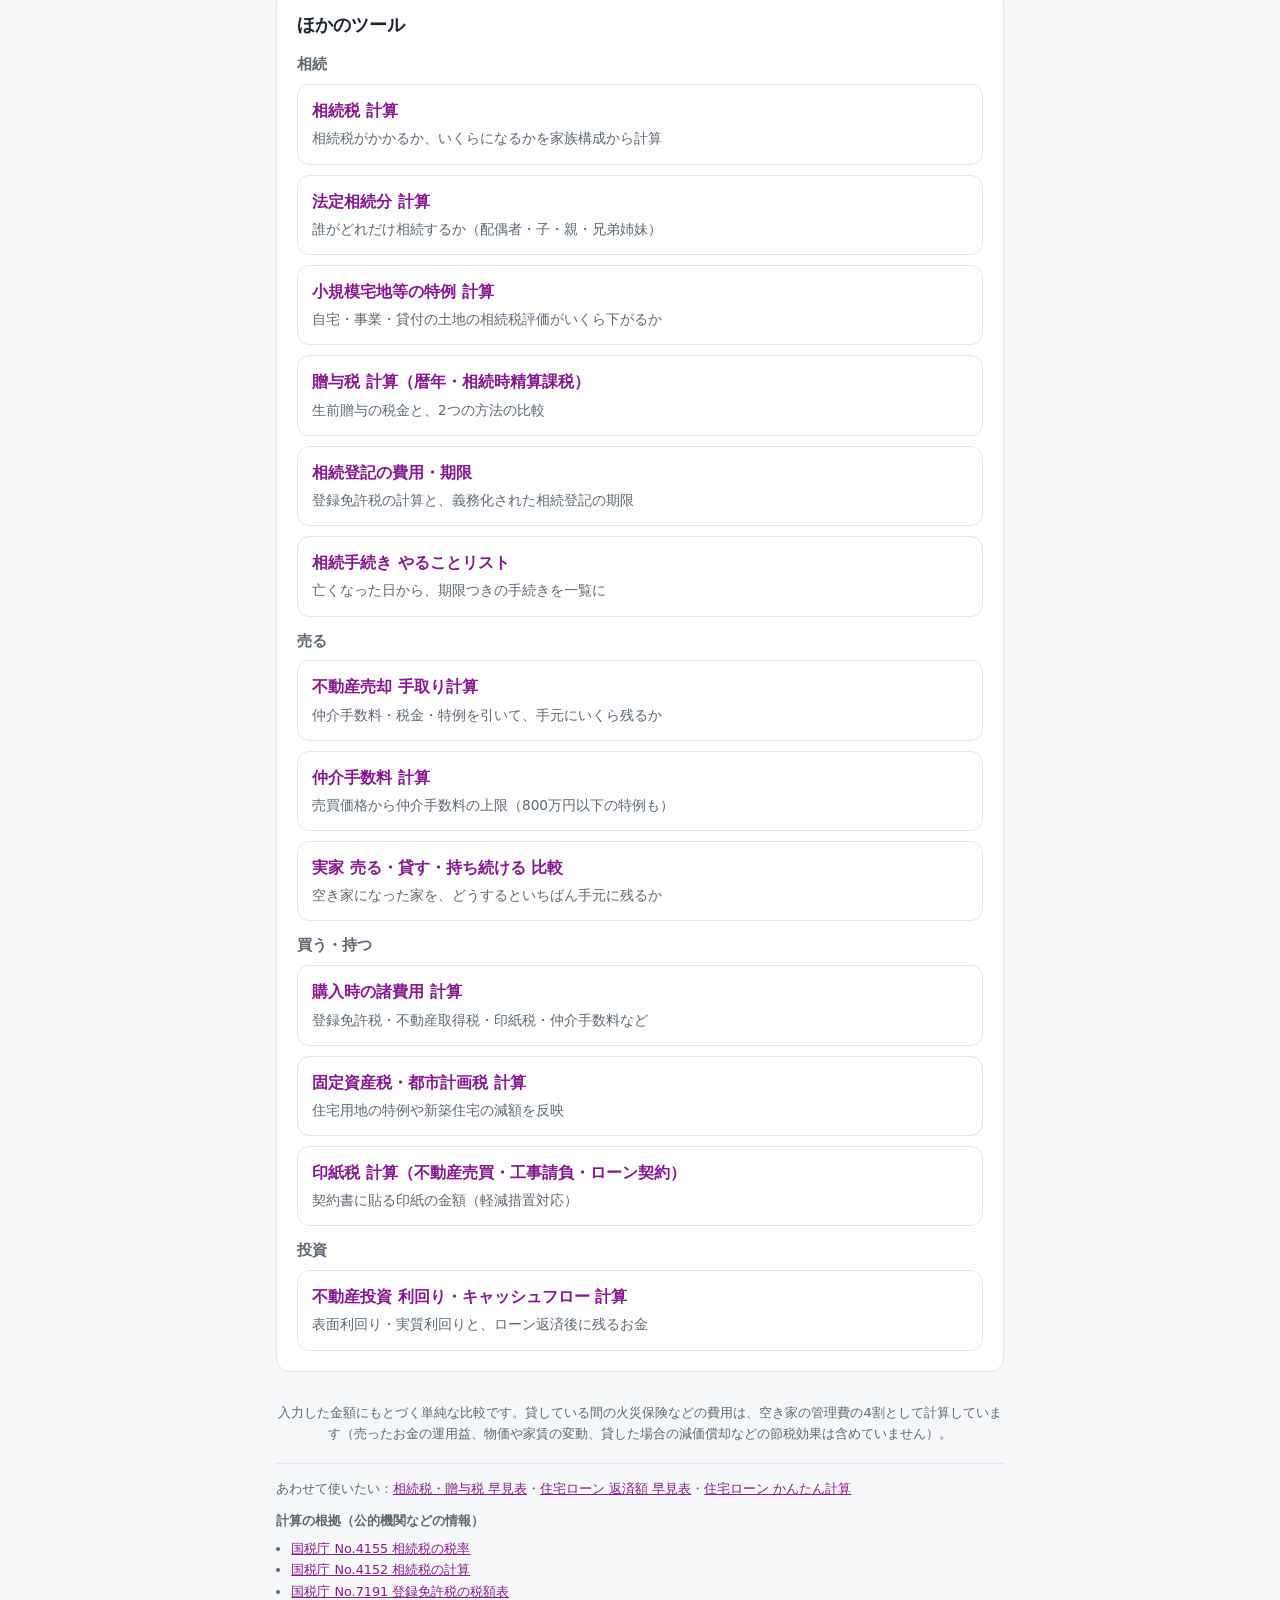
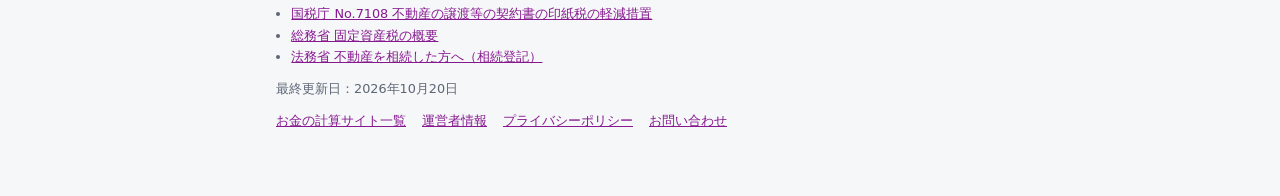
<file: urukasu/index.html>
<!doctype html>
<html lang="ja">
<head>
<meta charset="utf-8">
<meta name="viewport" content="width=device-width, initial-scale=1">
<title>実家・空き家 売る・貸す・持ち続ける 比較シミュレーション｜どれがいちばん得？</title>
<meta name="description" content="空き家になった実家や相続した家を、今売る・人に貸す・そのまま持ち続ける場合で、手元に残るお金を年数ごとに比較。固定資産税・管理費・修繕費・空室・家賃収入を入れるだけで、どの選択が得かがわかる無料シミュレーションです。">
<link rel="canonical" href="https://okanenokeisan.com/fudosan/urukasu/">
<!--sw-head-->
<meta property="og:type" content="website">
<meta property="og:site_name" content="不動産のお金 かんたん計算">
<meta property="og:title" content="実家・空き家 売る・貸す・持ち続ける 比較シミュレーション｜どれがいちばん得？">
<meta property="og:description" content="空き家になった実家や相続した家を、今売る・人に貸す・そのまま持ち続ける場合で、手元に残るお金を年数ごとに比較。固定資産税・管理費・修繕費・空室・家賃収入を入れるだけで、どの選択が得かがわかる無料シミュレーションです。">
<meta property="og:url" content="https://okanenokeisan.com/fudosan/urukasu/">
<meta property="og:locale" content="ja_JP">
<meta name="twitter:card" content="summary">
<link rel="icon" href="/favicon.ico" sizes="48x48">
<link rel="icon" href="/favicon.svg" type="image/svg+xml">
<script async src="https://www.googletagmanager.com/gtag/js?id=G-CTGWFB173X"></script>
<script>window.dataLayer=window.dataLayer||[];function gtag(){dataLayer.push(arguments);}gtag('js',new Date());gtag('config','G-CTGWFB173X');</script>
<!--/sw-head-->
<link rel="stylesheet" href="../assets/style.css">
<style>tr.best td{background:var(--good-soft);font-weight:700}</style>
</head>
<body>
<header class="site-header"><div><a href="/fudosan/">不動産のお金 かんたん計算</a></div></header>
<div class="wrap">
  <h1>実家・空き家 売る・貸す・持ち続ける 比較</h1>
  <p class="lead">空き家になった実家や相続した家を、<strong>今売る</strong>・<strong>人に貸す</strong>・<strong>そのまま持ち続ける</strong>の3つで、決めた年数のあいだに<strong>手元に残るお金</strong>を比べます。</p>

  <div class="card">
    <div class="row">
      <div class="field"><label for="sellNow">今売った場合の手取り</label><input type="number" id="sellNow" min="0" value="1800"><div class="hint">万円単位。税金・手数料を引いた額（<a href="/fudosan/baikyaku/">手取り計算</a>）</div></div>
      <div class="field"><label for="years">比べる期間</label><input type="number" id="years" min="1" max="30" value="10"><div class="hint">年</div></div>
    </div>
    <div class="row">
      <div class="field"><label for="sellLater">期間の最後に売った場合の手取り</label><input type="number" id="sellLater" min="0" value="1300"><div class="hint">万円単位。建物が古くなるほど下がります</div></div>
      <div class="field"><label for="tax">固定資産税・都市計画税（年）</label><input type="number" id="tax" min="0" value="12"><div class="hint">万円単位</div></div>
    </div>
    <h2>持ち続ける場合の費用</h2>
    <div class="row">
      <div class="field"><label for="keep">空き家の管理費・保険・光熱費など（年）</label><input type="number" id="keep" min="0" value="15"><div class="hint">万円単位（草刈り・見回り・火災保険・水道光熱の基本料金など）</div></div>
      <div class="field"><label for="repairKeep">修繕費（期間中の合計）</label><input type="number" id="repairKeep" min="0" value="100"><div class="hint">万円単位</div></div>
    </div>
    <h2>貸す場合</h2>
    <div class="row">
      <div class="field"><label for="rent">家賃（月額）</label><input type="number" id="rent" min="0" value="8"><div class="hint">万円単位</div></div>
      <div class="field"><label for="vacant">空室の割合</label><input type="number" id="vacant" min="0" max="100" value="15"><div class="hint">%</div></div>
    </div>
    <div class="row">
      <div class="field"><label for="reform">貸す前のリフォーム費用</label><input type="number" id="reform" min="0" value="200"><div class="hint">万円単位</div></div>
      <div class="field"><label for="mgmt">管理会社への手数料</label><input type="number" id="mgmt" min="0" max="30" value="5"><div class="hint">家賃の%</div></div>
    </div>
    <div class="row">
      <div class="field"><label for="repairRent">貸している間の修繕費（期間中の合計）</label><input type="number" id="repairRent" min="0" value="150"><div class="hint">万円単位</div></div>
      <div class="field"><label for="incomeTax">家賃収入にかかる税金</label><input type="number" id="incomeTax" min="0" max="55" value="20"><div class="hint">%（所得税・住民税の合計の目安）</div></div>
    </div>
    <button id="calc">比較する</button>
  </div>

  <div class="card" id="result" hidden></div>

  <div class="ad">広告スペース</div>

  <div class="card faq">
    <h2>空き家のよくある質問</h2>
    <h3>空き家を持ち続けるとどうなる？</h3>
    <p>住んでいなくても固定資産税や管理の手間・費用がかかり続け、建物は年々古くなって価値が下がります。管理が不十分で「特定空家」や「管理不全空家」に指定されると、土地の固定資産税の優遇（最大6分の1）がなくなり、税金が上がることもあります。</p>
    <h3>貸すときの注意点は？</h3>
    <p>貸すにはリフォームが必要なことが多く、空室の期間や修繕費、入居者とのトラブルのリスクもあります。また、普通借家契約で貸すと、あとで売りたくなっても入居者に出ていってもらうのが難しくなります。</p>
    <h3>売るなら早い方がいい？</h3>
    <p>建物は古くなるほど価値が下がるうえ、相続した空き家の3,000万円特別控除には、相続から3年目の年末までという期限があります。迷っているなら、まず今いくらで売れるかを査定で確かめておくと判断しやすくなります。</p>
  </div>

  <div class="card" id="related"></div>

  <footer>入力した金額にもとづく単純な比較です。貸している間の火災保険などの費用は、空き家の管理費の4割として計算しています（売ったお金の運用益、物価や家賃の変動、貸した場合の減価償却などの節税効果は含めていません）。</footer>
<!--sw-foot-->
<div style="font-size:.8rem;color:var(--muted);margin-top:18px;border-top:1px solid var(--line);padding-top:14px"><p style="margin:0 0 10px">あわせて使いたい：<a href="/souzoku/">相続税・贈与税 早見表</a>・<a href="/hensai/">住宅ローン 返済額 早見表</a>・<a href="/jutaku/">住宅ローン かんたん計算</a></p><p style="margin:0 0 6px;font-weight:600">計算の根拠（公的機関などの情報）</p><ul style="margin:0 0 10px;padding-left:1.2em"><li><a href="https://www.nta.go.jp/taxes/shiraberu/taxanswer/sozoku/4155.htm" target="_blank" rel="noopener">国税庁 No.4155 相続税の税率</a></li><li><a href="https://www.nta.go.jp/taxes/shiraberu/taxanswer/sozoku/4152.htm" target="_blank" rel="noopener">国税庁 No.4152 相続税の計算</a></li><li><a href="https://www.nta.go.jp/taxes/shiraberu/taxanswer/inshi/7191.htm" target="_blank" rel="noopener">国税庁 No.7191 登録免許税の税額表</a></li><li><a href="https://www.nta.go.jp/taxes/shiraberu/taxanswer/inshi/7108.htm" target="_blank" rel="noopener">国税庁 No.7108 不動産の譲渡等の契約書の印紙税の軽減措置</a></li><li><a href="https://www.soumu.go.jp/main_sosiki/jichi_zeisei/czaisei/czaisei_seido/149767_08.html" target="_blank" rel="noopener">総務省 固定資産税の概要</a></li><li><a href="https://www.moj.go.jp/MINJI/minji05_00435.html" target="_blank" rel="noopener">法務省 不動産を相続した方へ（相続登記）</a></li></ul><p style="margin:0 0 10px">最終更新日：2026年10月20日</p><nav style="display:flex;flex-wrap:wrap;gap:6px 16px"><a href="/sites/">お金の計算サイト一覧</a><a href="/about/">運営者情報</a><a href="/privacy/">プライバシーポリシー</a><a href="/contact/">お問い合わせ</a></nav></div>
<!--/sw-foot-->
</div>

<script src="../assets/site.js"></script>
<script>
const $ = id => document.getElementById(id);
function calc() {
  const out = $("result");
  out.hidden = false;
  const n = Math.max(1, Math.floor(num("years")));
  const v = id => num(id) * MAN;
  const sellNow = v("sellNow");
  const keep = v("sellLater") - (v("tax") + v("keep")) * n - v("repairKeep");
  // 貸す場合：家賃（空室を除く）− 管理手数料 − 固定資産税 − 保険など（空き家の管理費の4割）
  const rentYear = v("rent") * 12 * (1 - num("vacant") / 100);
  const costYear = rentYear * num("mgmt") / 100 + v("tax") + v("keep") * 0.4;
  const profitYear = rentYear - costYear;
  // 家賃収入の税金：期間中の利益からリフォーム・修繕費を経費として引いた額にかかる
  const rentTax = Math.max(0, profitYear * n - v("reform") - v("repairRent")) * num("incomeTax") / 100;
  const lend = v("sellLater") + profitYear * n - v("reform") - v("repairRent") - rentTax;
  const rows = [
    { name: "今売る", total: sellNow, note: "すぐに現金になり、その後の費用・手間がかからない" },
    { name: "人に貸して、最後に売る", total: lend, note: `家賃収入（空室${num("vacant")}%）− 管理手数料・税金・修繕 ＋ 最後に売った手取り` },
    { name: "持ち続けて、最後に売る", total: keep, note: "固定資産税・管理費・修繕費がかかり続ける" },
  ];
  const best = rows.reduce((a, b) => (b.total > a.total ? b : a));
  out.innerHTML = `
    <div class="big">
      <div class="stat good"><div class="k">${n}年間でいちばん手元に残るのは</div><div class="v" style="font-size:1.05rem">${best.name}</div></div>
      <div class="stat"><div class="k">その金額</div><div class="v">${man(best.total)}</div></div>
      <div class="stat"><div class="k">貸した場合の年間の手取り家賃</div><div class="v">${man(profitYear)}</div></div>
    </div>
    <table class="info"><tr><th>選択肢</th><th class="num">${n}年間で手元に残るお金</th></tr>
      ${rows.map(r => `<tr class="${r === best ? "best" : ""}"><td>${r.name}<br><small style="color:var(--muted)">${r.note}</small></td><td class="num">${man(r.total)}</td></tr>`).join("")}</table>
    <p class="note">持ち続けると、${n}年間で <strong>${man((v("tax") + v("keep")) * n + v("repairKeep"))}</strong> の費用がかかる計算です。${best.name === "今売る" ? "今売った場合の金額が結果を大きく左右するので、まずは複数の会社に査定を依頼して、正確な売却価格を確かめましょう。" : ""}</p>`;
  out.scrollIntoView({ behavior: "smooth", block: "start" });
}
$("calc").addEventListener("click", calc);
</script>
</body>
</html>
</file>
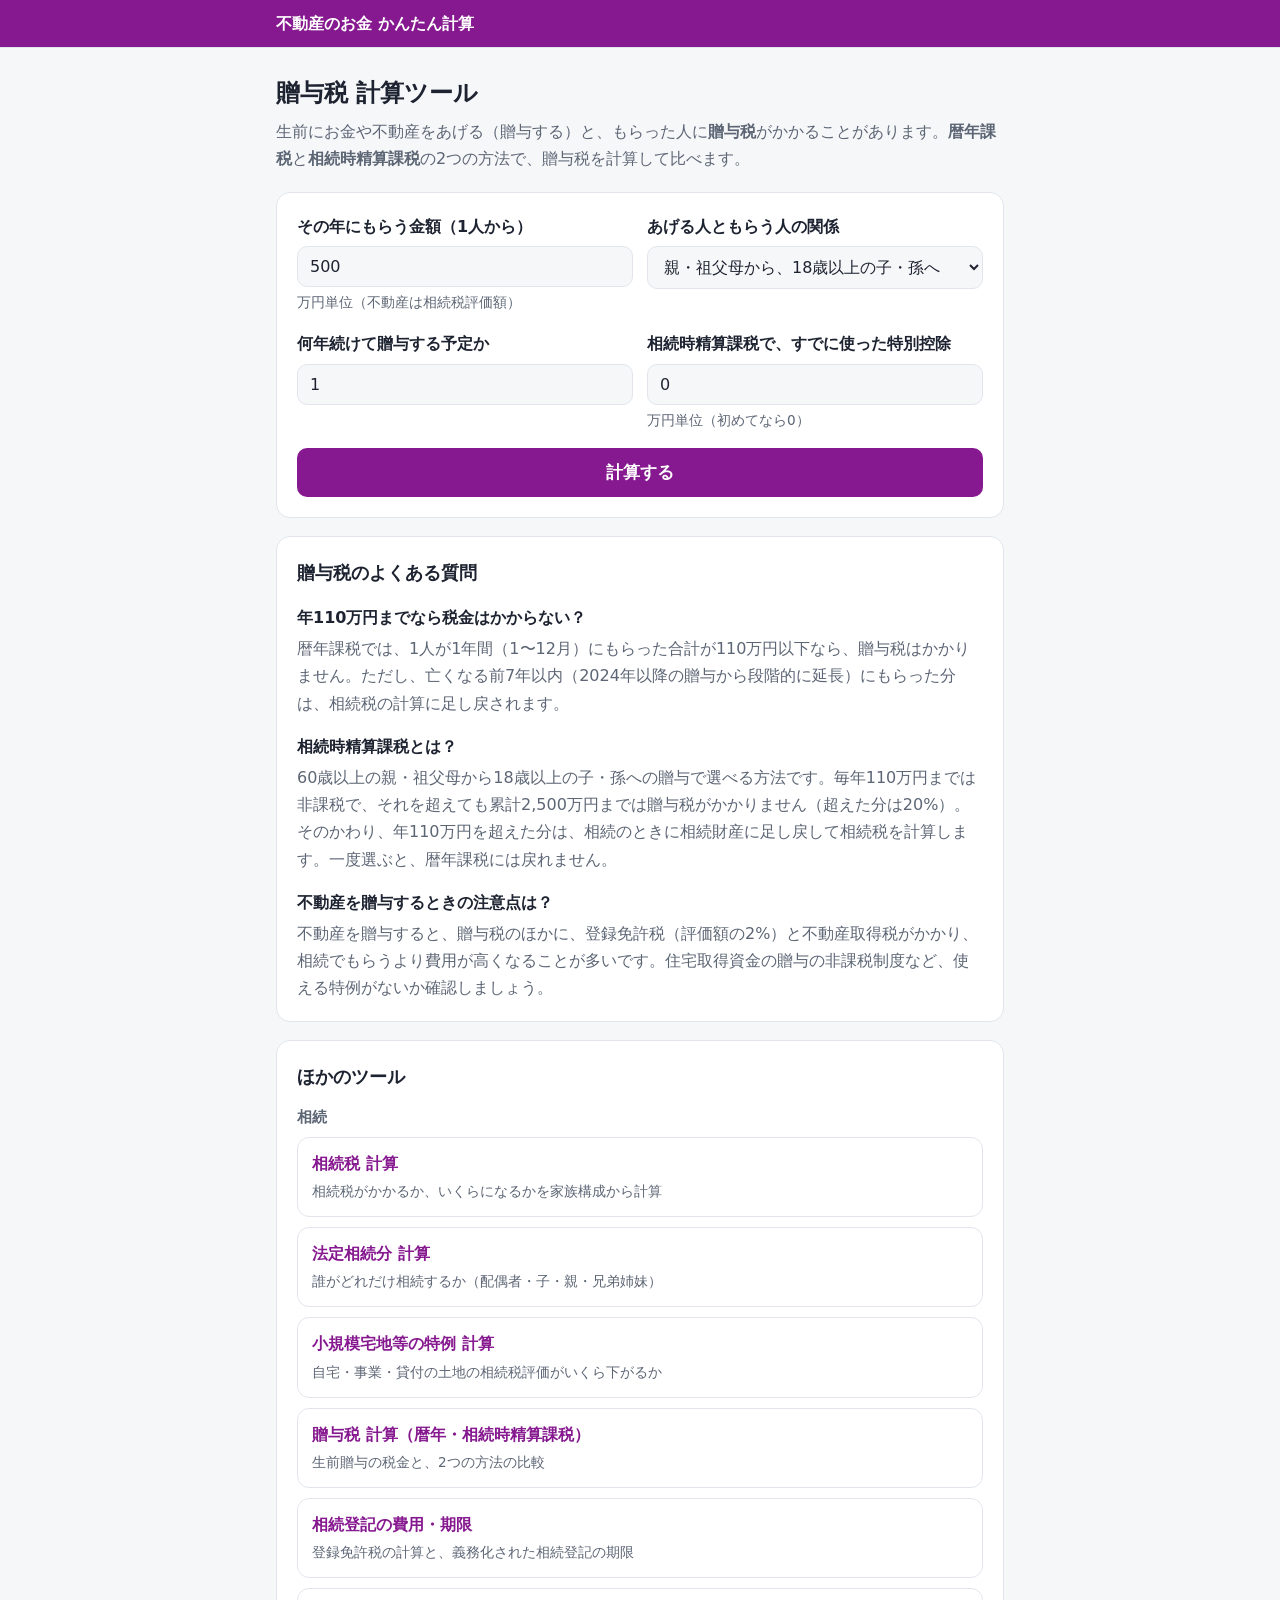
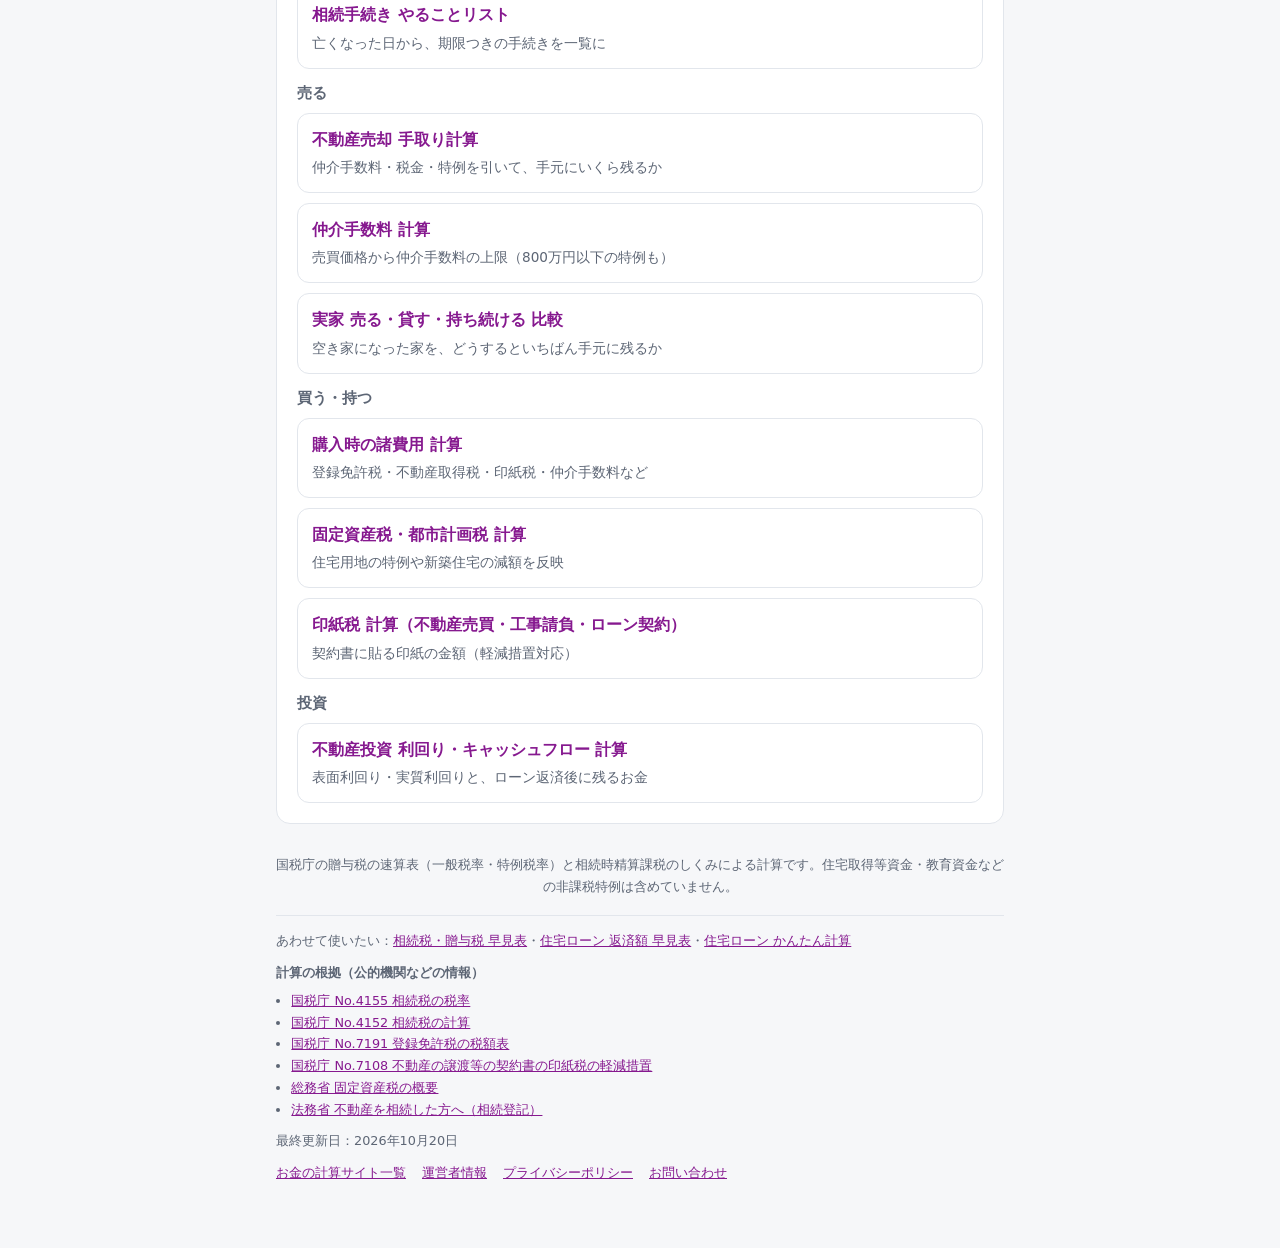
<file: zouyo/index.html>
<!doctype html>
<html lang="ja">
<head>
<meta charset="utf-8">
<meta name="viewport" content="width=device-width, initial-scale=1">
<title>贈与税 計算ツール｜暦年贈与（110万円）と相続時精算課税（2,500万円）を比較・特例税率対応</title>
<meta name="description" content="贈与する金額と、あげる人・もらう人の関係を選ぶだけで、贈与税を計算。暦年課税（基礎控除110万円・一般税率／特例税率）と、相続時精算課税（特別控除2,500万円＋年110万円）の両方で比べられる無料ツールです。">
<link rel="canonical" href="https://okanenokeisan.com/fudosan/zouyo/">
<!--sw-head-->
<meta property="og:type" content="website">
<meta property="og:site_name" content="不動産のお金 かんたん計算">
<meta property="og:title" content="贈与税 計算ツール｜暦年贈与（110万円）と相続時精算課税（2,500万円）を比較・特例税率対応">
<meta property="og:description" content="贈与する金額と、あげる人・もらう人の関係を選ぶだけで、贈与税を計算。暦年課税（基礎控除110万円・一般税率／特例税率）と、相続時精算課税（特別控除2,500万円＋年110万円）の両方で比べられる無料ツールです。">
<meta property="og:url" content="https://okanenokeisan.com/fudosan/zouyo/">
<meta property="og:locale" content="ja_JP">
<meta name="twitter:card" content="summary">
<link rel="icon" href="/favicon.ico" sizes="48x48">
<link rel="icon" href="/favicon.svg" type="image/svg+xml">
<script async src="https://www.googletagmanager.com/gtag/js?id=G-CTGWFB173X"></script>
<script>window.dataLayer=window.dataLayer||[];function gtag(){dataLayer.push(arguments);}gtag('js',new Date());gtag('config','G-CTGWFB173X');</script>
<!--/sw-head-->
<link rel="stylesheet" href="../assets/style.css">
</head>
<body>
<header class="site-header"><div><a href="/fudosan/">不動産のお金 かんたん計算</a></div></header>
<div class="wrap">
  <h1>贈与税 計算ツール</h1>
  <p class="lead">生前にお金や不動産をあげる（贈与する）と、もらった人に<strong>贈与税</strong>がかかることがあります。<strong>暦年課税</strong>と<strong>相続時精算課税</strong>の2つの方法で、贈与税を計算して比べます。</p>

  <div class="card">
    <div class="row">
      <div class="field"><label for="amount">その年にもらう金額（1人から）</label><input type="number" id="amount" min="0" value="500"><div class="hint">万円単位（不動産は相続税評価額）</div></div>
      <div class="field"><label for="rel">あげる人ともらう人の関係</label>
        <select id="rel"><option value="tokurei">親・祖父母から、18歳以上の子・孫へ</option><option value="ippan">それ以外（夫婦間・兄弟・他人など）</option></select></div>
    </div>
    <div class="row">
      <div class="field"><label for="years">何年続けて贈与する予定か</label><input type="number" id="years" min="1" max="30" value="1"></div>
      <div class="field"><label for="used">相続時精算課税で、すでに使った特別控除</label><input type="number" id="used" min="0" max="2500" value="0"><div class="hint">万円単位（初めてなら0）</div></div>
    </div>
    <button id="calc">計算する</button>
  </div>

  <div class="card" id="result" hidden></div>

  <div class="ad">広告スペース</div>

  <div class="card faq">
    <h2>贈与税のよくある質問</h2>
    <h3>年110万円までなら税金はかからない？</h3>
    <p>暦年課税では、1人が1年間（1〜12月）にもらった合計が110万円以下なら、贈与税はかかりません。ただし、亡くなる前7年以内（2024年以降の贈与から段階的に延長）にもらった分は、相続税の計算に足し戻されます。</p>
    <h3>相続時精算課税とは？</h3>
    <p>60歳以上の親・祖父母から18歳以上の子・孫への贈与で選べる方法です。毎年110万円までは非課税で、それを超えても累計2,500万円までは贈与税がかかりません（超えた分は20%）。そのかわり、年110万円を超えた分は、相続のときに相続財産に足し戻して相続税を計算します。一度選ぶと、暦年課税には戻れません。</p>
    <h3>不動産を贈与するときの注意点は？</h3>
    <p>不動産を贈与すると、贈与税のほかに、登録免許税（評価額の2%）と不動産取得税がかかり、相続でもらうより費用が高くなることが多いです。住宅取得資金の贈与の非課税制度など、使える特例がないか確認しましょう。</p>
  </div>

  <div class="card" id="related"></div>

  <footer>国税庁の贈与税の速算表（一般税率・特例税率）と相続時精算課税のしくみによる計算です。住宅取得等資金・教育資金などの非課税特例は含めていません。</footer>
<!--sw-foot-->
<div style="font-size:.8rem;color:var(--muted);margin-top:18px;border-top:1px solid var(--line);padding-top:14px"><p style="margin:0 0 10px">あわせて使いたい：<a href="/souzoku/">相続税・贈与税 早見表</a>・<a href="/hensai/">住宅ローン 返済額 早見表</a>・<a href="/jutaku/">住宅ローン かんたん計算</a></p><p style="margin:0 0 6px;font-weight:600">計算の根拠（公的機関などの情報）</p><ul style="margin:0 0 10px;padding-left:1.2em"><li><a href="https://www.nta.go.jp/taxes/shiraberu/taxanswer/sozoku/4155.htm" target="_blank" rel="noopener">国税庁 No.4155 相続税の税率</a></li><li><a href="https://www.nta.go.jp/taxes/shiraberu/taxanswer/sozoku/4152.htm" target="_blank" rel="noopener">国税庁 No.4152 相続税の計算</a></li><li><a href="https://www.nta.go.jp/taxes/shiraberu/taxanswer/inshi/7191.htm" target="_blank" rel="noopener">国税庁 No.7191 登録免許税の税額表</a></li><li><a href="https://www.nta.go.jp/taxes/shiraberu/taxanswer/inshi/7108.htm" target="_blank" rel="noopener">国税庁 No.7108 不動産の譲渡等の契約書の印紙税の軽減措置</a></li><li><a href="https://www.soumu.go.jp/main_sosiki/jichi_zeisei/czaisei/czaisei_seido/149767_08.html" target="_blank" rel="noopener">総務省 固定資産税の概要</a></li><li><a href="https://www.moj.go.jp/MINJI/minji05_00435.html" target="_blank" rel="noopener">法務省 不動産を相続した方へ（相続登記）</a></li></ul><p style="margin:0 0 10px">最終更新日：2026年10月20日</p><nav style="display:flex;flex-wrap:wrap;gap:6px 16px"><a href="/sites/">お金の計算サイト一覧</a><a href="/about/">運営者情報</a><a href="/privacy/">プライバシーポリシー</a><a href="/contact/">お問い合わせ</a></nav></div>
<!--/sw-foot-->
</div>

<script src="../assets/site.js"></script>
<script>
const $ = id => document.getElementById(id);
const IPPAN = [[2e6, .1, 0], [3e6, .15, 1e5], [4e6, .2, 2.5e5], [6e6, .3, 6.5e5], [1e7, .4, 1.25e6], [1.5e7, .45, 1.75e6], [3e7, .5, 2.5e6], [Infinity, .55, 4e6]];
const TOKUREI = [[2e6, .1, 0], [4e6, .15, 1e5], [6e6, .2, 3e5], [1e7, .3, 9e5], [1.5e7, .4, 1.9e6], [3e7, .45, 2.65e6], [4.5e7, .5, 4.15e6], [Infinity, .55, 6.4e6]];
const giftTax = (x, table) => { const b = Math.max(0, x - 1100000); if (!b) return 0; const [, r, d] = table.find(t => b <= t[0]); return floor100(b * r - d); };

function calc() {
  const out = $("result");
  out.hidden = false;
  const amount = num("amount") * MAN, years = Math.max(1, Math.floor(num("years")));
  const tokurei = $("rel").value === "tokurei";
  const table = tokurei ? TOKUREI : IPPAN;
  const reki = giftTax(amount, table);
  // 相続時精算課税：年110万円の基礎控除 → 残りを累計2,500万円の特別控除から → 超えた分は20%
  let left = Math.max(0, 25000000 - num("used") * MAN), seisanTotal = 0;
  for (let y = 0; y < years; y++) { const over = Math.max(0, amount - 1100000); const use = Math.min(over, left); left -= use; seisanTotal += floor100((over - use) * 0.2); }
  const rekiTotal = reki * years;
  const back = Math.max(0, amount - 1100000) * years;
  out.innerHTML = `
    <div class="big">
      <div class="stat warn"><div class="k">暦年課税の贈与税（1年分）</div><div class="v">${yen(reki)}</div></div>
      <div class="stat ${tokurei ? "good" : ""}"><div class="k">相続時精算課税の贈与税（${years}年分）</div><div class="v">${tokurei ? yen(seisanTotal) : "使えない"}</div></div>
      <div class="stat"><div class="k">暦年課税の贈与税（${years}年分）</div><div class="v">${yen(rekiTotal)}</div></div>
    </div>
    <table class="info">
      <tr><td>もらう総額（${years}年分）</td><td class="num">${man(amount * years)}</td></tr>
      <tr><td>暦年課税の税率の区分</td><td class="num">${tokurei ? "特例税率（直系尊属から18歳以上へ）" : "一般税率"}</td></tr>
      <tr><td>実質の税率（暦年課税）</td><td class="num">${amount ? (reki / amount * 100).toFixed(1) : 0}%</td></tr>
      ${tokurei ? `<tr><td>相続時精算課税で、相続財産に足し戻される額</td><td class="num">${man(back)}</td></tr>
      <tr><td>残りの特別控除</td><td class="num">${man(left)}</td></tr>` : ""}
    </table>
    ${tokurei ? '<p class="note">相続時精算課税は、贈与のときの税金は少なくなりますが、相続のときに足し戻して相続税を計算します。相続税がかからない見込みの人や、値上がりしそうな財産を早めに渡したい場合に向いています。どちらが得かは、相続財産全体で考える必要があります。</p>' : '<p class="note">相続時精算課税は、60歳以上の親・祖父母から18歳以上の子・孫への贈与でのみ使えます。</p>'}
    <p class="note">相続財産全体で相続税がかかるかどうかは → <a href="/fudosan/">相続税 計算</a></p>`;
  out.scrollIntoView({ behavior: "smooth", block: "start" });
}
$("calc").addEventListener("click", calc);
</script>
</body>
</html>
</file>
<file: assets/style.css>
:root{
  --bg:#f6f7f9;--card:#fff;--text:#1d2330;--muted:#5d6675;--line:#e2e6ec;
  --accent:#86198f;--accent-soft:#fbeefc;--on-accent:#fff;--good:#16a34a;--good-soft:#dcfce7;
  --warn:#ea580c;--warn-soft:#ffedd5;--off:#9aa3b2;--err:#dc2626;
}
@media (prefers-color-scheme: dark){
  :root{
    --bg:#0f1218;--card:#181c24;--text:#e7eaf0;--muted:#9aa3b2;--line:#2a303c;
    --accent:#f0abfc;--accent-soft:#2f1631;--on-accent:#2a062d;--good:#4ade80;--good-soft:#12301f;
    --warn:#fb923c;--warn-soft:#3a2413;--off:#5d6675;--err:#f87171;
  }
}
*{box-sizing:border-box}
body{margin:0;background:var(--bg);color:var(--text);font-family:system-ui,-apple-system,"Hiragino Sans","Yu Gothic UI",sans-serif;line-height:1.7}
a{color:var(--accent)}
.site-header{background:var(--accent);border-bottom:1px solid var(--line)}
.site-header div{max-width:760px;margin:0 auto;padding:10px 16px}
.site-header a{font-weight:700;text-decoration:none;color:var(--on-accent)}
.wrap{max-width:760px;margin:0 auto;padding:24px 16px 64px}
h1{font-size:1.5rem;margin:.2em 0 .3em;line-height:1.4}
h2{font-size:1.15rem;margin:0 0 10px}
.lead{color:var(--muted);margin:0 0 20px}
.card{background:var(--card);border:1px solid var(--line);border-radius:14px;padding:20px;margin-bottom:18px}
label{display:block;font-weight:600;margin-bottom:6px}
.field{margin-bottom:16px}
input[type=date],input[type=number],input[type=text],select,textarea{width:100%;padding:10px 12px;font-size:1rem;border:1px solid var(--line);border-radius:10px;background:var(--bg);color:var(--text);font-family:inherit}
.row{display:grid;grid-template-columns:1fr 1fr;gap:14px}
@media (max-width:520px){.row{grid-template-columns:1fr}}
.checks{display:flex;flex-wrap:wrap;gap:8px 18px}
.checks label{font-weight:400;display:flex;align-items:center;gap:6px;margin:0}
.hint{font-size:.85rem;color:var(--muted);margin-top:4px}
button{width:100%;padding:13px;font-size:1.05rem;font-weight:700;border:0;border-radius:10px;background:var(--accent);color:var(--on-accent);cursor:pointer;font-family:inherit}
button:hover{filter:brightness(1.08)}
button.sub{background:var(--accent-soft);color:var(--accent)}
.big{display:grid;grid-template-columns:repeat(3,1fr);gap:10px;margin-bottom:14px}
@media (max-width:520px){.big{grid-template-columns:1fr}}
.stat{border-radius:12px;padding:14px;background:var(--bg)}
.stat .k{font-size:.8rem;color:var(--muted)}
.stat .v{font-size:1.25rem;font-weight:700}
.stat.warn .v{color:var(--warn)} .stat.good .v{color:var(--good)}
.err{color:var(--err);font-weight:600}
table.info{width:100%;border-collapse:collapse;font-size:.95rem}
table.info td,table.info th{padding:8px 4px;border-bottom:1px solid var(--line);vertical-align:top;text-align:left}
table.info th{color:var(--muted);font-weight:500;font-size:.85rem}
table.info td:first-child{color:var(--muted)}
table.info td.num,table.info th.num{text-align:right;font-variant-numeric:tabular-nums}
.note{font-size:.85rem;color:var(--muted);background:var(--bg);border-radius:10px;padding:10px 12px;margin-top:12px}
.ad{display:none}
.ad.on{display:block;border:1px solid var(--line);border-radius:12px;padding:14px;margin-bottom:18px;background:var(--card)}
.faq h3{font-size:1rem;margin:16px 0 4px}
.faq p{margin:0;color:var(--muted)}
.tools{list-style:none;margin:0;padding:0;display:grid;gap:10px}
.tools a{display:block;padding:12px 14px;border:1px solid var(--line);border-radius:12px;text-decoration:none;color:var(--text);background:var(--card)}
.tools a:hover{border-color:var(--accent)}
.tools b{display:block;color:var(--accent)}
.tools span{font-size:.85rem;color:var(--muted)}
footer{font-size:.8rem;color:var(--muted);text-align:center;margin-top:30px}
.verdict{font-size:1.2rem;font-weight:700;margin:0 0 10px}
.verdict.ok{color:var(--good)} .verdict.ng{color:var(--warn)}
.q{padding:12px 0;border-bottom:1px solid var(--line)}
.q .t{font-weight:600;margin-bottom:6px}
.it{display:grid;grid-template-columns:1.3fr 1fr 1fr 1fr 36px;gap:8px;align-items:end;padding:8px 0;border-bottom:1px solid var(--line)}
.it label{font-size:.78rem;font-weight:500;color:var(--muted);margin-bottom:2px}
.it input,.it select{padding:8px}
.it .rm{width:auto;padding:6px 10px;font-size:.8rem;font-weight:500;background:var(--bg);color:var(--muted);border:1px solid var(--line)}
@media (max-width:560px){.it{grid-template-columns:1fr 1fr}.it .nm{grid-column:1/3}}
.btns{display:grid;grid-template-columns:1fr 1fr;gap:10px;margin-top:12px}
tr.best td{background:var(--good-soft);font-weight:700}
.chart svg{width:100%;height:auto;display:block}
.chart .axis{stroke:var(--line)}.chart .lbl{fill:var(--muted);font-size:11px}
.chart .a1{fill:var(--accent);opacity:.35}.chart .a2{fill:var(--good);opacity:.55}
.legend{display:flex;gap:16px;font-size:.8rem;color:var(--muted);margin-top:6px;flex-wrap:wrap}
.legend span::before{content:"";display:inline-block;width:12px;height:12px;border-radius:3px;margin-right:5px;vertical-align:-1px}
.legend .l1::before{background:var(--accent);opacity:.35}.legend .l2::before{background:var(--good);opacity:.55}
.help{border:1px solid var(--line);border-left:4px solid var(--accent);border-radius:10px;padding:12px 14px;margin-top:14px;font-size:.92rem}
</file>
